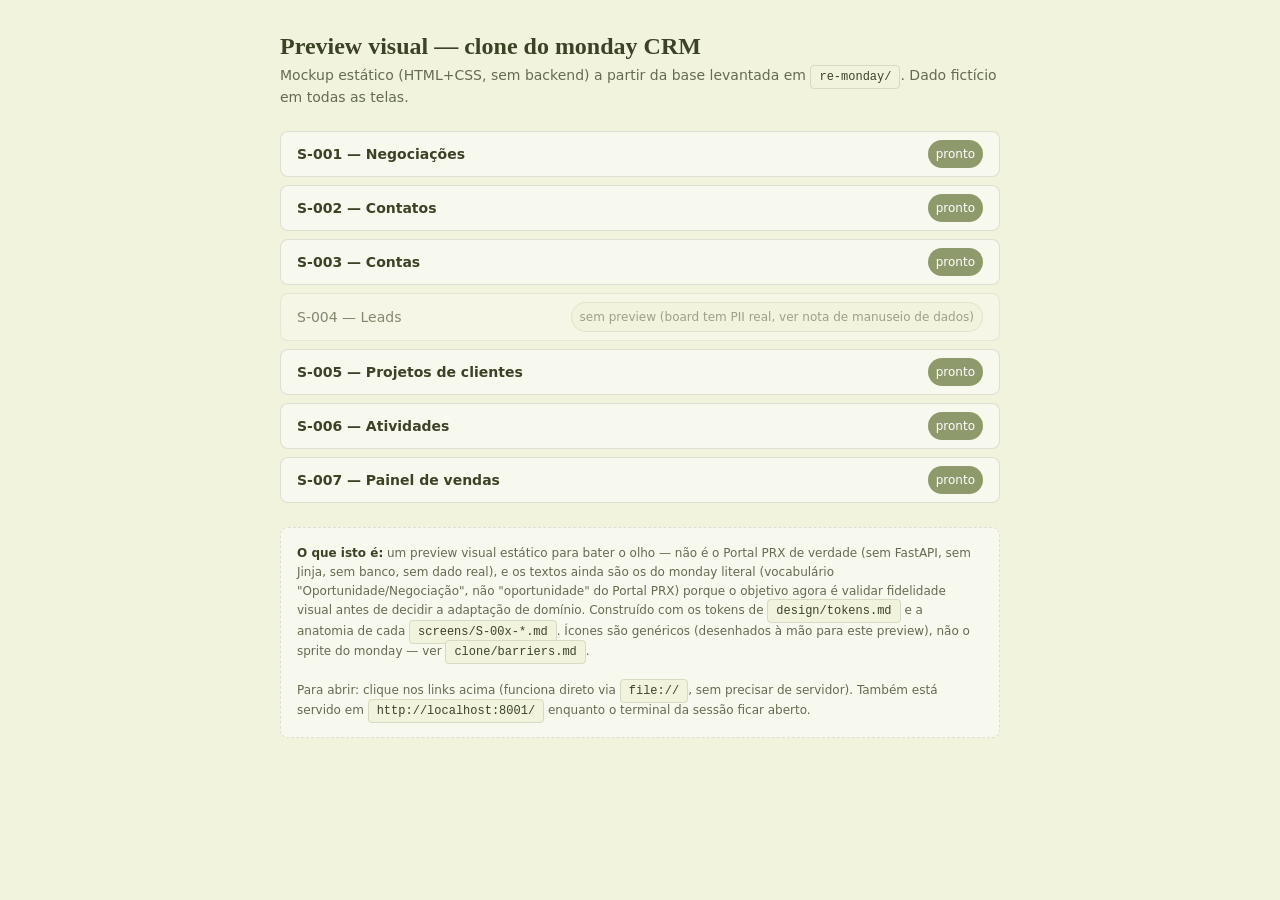
<file: index.html>
<!DOCTYPE html>
<html lang="pt-BR">
<head>
<meta charset="UTF-8">
<title>Portal PRX — Redesign Fase 1</title>
<meta name="viewport" content="width=device-width, initial-scale=1">
<link rel="stylesheet" href="design-tokens.css">
<link rel="stylesheet" href="components.css">
<link rel="stylesheet" href="responsive.css">
<link rel="stylesheet" href="shell-prx.css"><style>
  body {
    font-family: var(--body);
    background: var(--creme);
    color: var(--oliva);
    margin: 0;
    padding: var(--s5) var(--s4);
  }
  .wrap {
    max-width: 720px;
    margin: 0 auto;
  }
  h1 {
    font-family: var(--display);
    font-size: var(--s5-size);
    font-weight: 700;
    color: var(--oliva);
    margin: 0 0 var(--s1) 0;
  }
  .sub {
    color: var(--texto-2);
    font-size: var(--s1-size);
    margin-bottom: var(--s4);
    line-height: var(--s1-lh);
  }
  .list {
    display: flex;
    flex-direction: column;
    gap: var(--s2);
    margin-bottom: var(--s4);
  }
  .row {
    display: flex;
    align-items: center;
    gap: var(--s3);
    background: var(--creme-tint);
    border: 1px solid var(--fio);
    border-radius: var(--radius-md);
    padding: var(--s2) var(--s3);
    transition: all var(--duration-fast) var(--easing);
  }
  .row:hover {
    background: var(--creme);
    border-color: var(--oliva);
  }
  .row.pending {
    opacity: 0.6;
  }
  .row a {
    font-weight: 600;
    color: var(--oliva);
    text-decoration: none;
  }
  .row a:hover {
    text-decoration: underline;
  }
  .row .status {
    margin-left: auto;
    font-size: var(--s0-size);
    padding: var(--s1) var(--s2);
    border-radius: var(--radius-pill);
  }
  .status.done {
    background: var(--salvia);
    color: #fff;
  }
  .status.todo {
    background: var(--creme);
    color: var(--texto-2);
    border: 1px solid var(--fio);
  }
  .note {
    margin-top: var(--s4);
    font-size: var(--s0-size);
    color: var(--texto-2);
    background: var(--creme-tint);
    border: 1px dashed var(--fio);
    border-radius: var(--radius-md);
    padding: var(--s3);
    line-height: 1.6;
  }
  .note strong {
    color: var(--oliva);
  }
  code {
    font-family: var(--mono);
    background: var(--creme);
    padding: var(--s1) var(--s2);
    border-radius: var(--radius-sm);
    font-size: var(--s0-size);
    color: var(--oliva);
    border: 1px solid var(--fio);
  }
</style>
</head>
<body>
<div class="wrap">
  <h1>Preview visual — clone do monday CRM</h1>
  <p class="sub">Mockup estático (HTML+CSS, sem backend) a partir da base levantada em <code>re-monday/</code>. Dado fictício em todas as telas.</p>

  <div class="list">
    <div class="row"><a href="s-001-negociacoes.html">S-001 — Negociações</a><span class="status done">pronto</span></div>
    <div class="row"><a href="s-002-contatos.html">S-002 — Contatos</a><span class="status done">pronto</span></div>
    <div class="row"><a href="s-003-contas.html">S-003 — Contas</a><span class="status done">pronto</span></div>
    <div class="row pending"><span>S-004 — Leads</span><span class="status todo">sem preview (board tem PII real, ver nota de manuseio de dados)</span></div>
    <div class="row"><a href="s-005-projetos-de-clientes.html">S-005 — Projetos de clientes</a><span class="status done">pronto</span></div>
    <div class="row"><a href="s-006-atividades.html">S-006 — Atividades</a><span class="status done">pronto</span></div>
    <div class="row"><a href="s-007-painel-de-vendas.html">S-007 — Painel de vendas</a><span class="status done">pronto</span></div>
  </div>

  <div class="note">
    <strong>O que isto é:</strong> um preview visual estático para bater o olho — não é o Portal PRX de verdade
    (sem FastAPI, sem Jinja, sem banco, sem dado real), e os textos ainda são os do monday literal
    (vocabulário "Oportunidade/Negociação", não "oportunidade" do Portal PRX) porque o objetivo agora é
    validar fidelidade visual antes de decidir a adaptação de domínio. Construído com os tokens de
    <code>design/tokens.md</code> e a anatomia de cada <code>screens/S-00x-*.md</code>. Ícones são genéricos
    (desenhados à mão para este preview), não o sprite do monday — ver <code>clone/barriers.md</code>.
    <br><br>
    Para abrir: clique nos links acima (funciona direto via <code>file://</code>, sem precisar de servidor).
    Também está servido em <code>http://localhost:8001/</code> enquanto o terminal da sessão ficar aberto.
  </div>
</div>
</body>
</html>
</file>
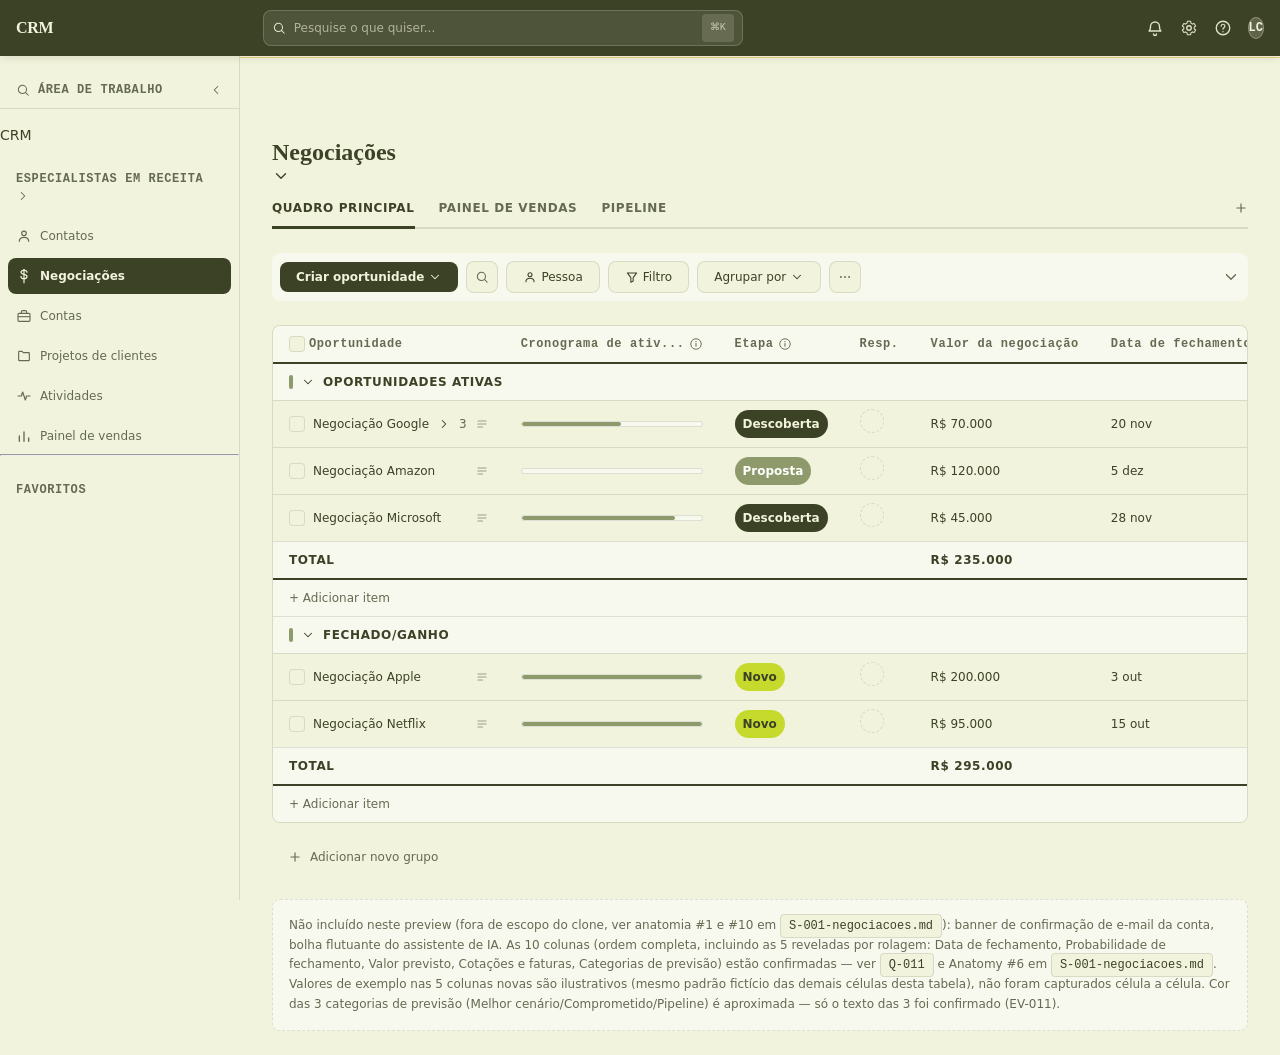
<file: s-001-negociacoes.html>
<!DOCTYPE html>
<html lang="pt-BR">
<head>
<meta charset="UTF-8">
<title>Preview — S-001 Negociações (clone visual do monday)</title>
<meta name="viewport" content="width=device-width, initial-scale=1">
<link rel="preconnect" href="https://fonts.googleapis.com">
<link href="https://fonts.googleapis.com/css2?family=Figtree:wght@300;400;500;600;700&display=swap" rel="stylesheet">
<link rel="stylesheet" href="design-tokens.css">
<link rel="stylesheet" href="components.css">
<link rel="stylesheet" href="responsive.css">
<link rel="stylesheet" href="shell-prx.css">
<link rel="stylesheet" href="negociacoes.css">
</head>
<body>

<div class="preview-banner">
  Preview estático de parity visual · dado 100% fictício (mesmo lote "Google/Apple/Amazon" do template do monday) ·
  baseado em <code>screens/S-001-negociacoes.md</code> + <code>design/tokens.md</code> ·
  <a href="index.html">← todos os previews</a>
</div>

<!-- Sprite de ícones inline (não via <use href="#...">: Chrome bloqueia
     fetch de SVG externo em páginas abertas por file://, então o sprite fica
     embutido em cada página para abrir sem precisar de servidor). -->
<svg xmlns="http://www.w3.org/2000/svg" style="display:none">
  <defs>
    <symbol id="icon-search" viewBox="0 0 24 24"><circle cx="11" cy="11" r="7" fill="none" stroke="currentColor" stroke-width="1.8"/><line x1="21" y1="21" x2="16.1" y2="16.1" stroke="currentColor" stroke-width="1.8" stroke-linecap="round"/></symbol>
    <symbol id="icon-chevron-down" viewBox="0 0 24 24"><polyline points="6 9 12 15 18 9" fill="none" stroke="currentColor" stroke-width="1.8" stroke-linecap="round" stroke-linejoin="round"/></symbol>
    <symbol id="icon-chevron-right" viewBox="0 0 24 24"><polyline points="9 6 15 12 9 18" fill="none" stroke="currentColor" stroke-width="1.8" stroke-linecap="round" stroke-linejoin="round"/></symbol>
    <symbol id="icon-bell" viewBox="0 0 24 24"><path d="M6 10a6 6 0 0 1 12 0c0 5 2 6 2 6H4s2-1 2-6" fill="none" stroke="currentColor" stroke-width="1.8" stroke-linecap="round" stroke-linejoin="round"/><path d="M10 20a2 2 0 0 0 4 0" fill="none" stroke="currentColor" stroke-width="1.8" stroke-linecap="round"/></symbol>
    <symbol id="icon-settings" viewBox="0 0 24 24"><circle cx="12" cy="12" r="3" fill="none" stroke="currentColor" stroke-width="1.8"/><path d="M19 12a7 7 0 0 0-.1-1.2l2-1.5-2-3.4-2.3.9a7 7 0 0 0-2-1.2L14.2 3h-4.4l-.4 2.6a7 7 0 0 0-2 1.2l-2.3-.9-2 3.4 2 1.5A7 7 0 0 0 5 12c0 .4 0 .8.1 1.2l-2 1.5 2 3.4 2.3-.9a7 7 0 0 0 2 1.2l.4 2.6h4.4l.4-2.6a7 7 0 0 0 2-1.2l2.3.9 2-3.4-2-1.5c.1-.4.1-.8.1-1.2Z" fill="none" stroke="currentColor" stroke-width="1.4" stroke-linejoin="round"/></symbol>
    <symbol id="icon-help" viewBox="0 0 24 24"><circle cx="12" cy="12" r="9" fill="none" stroke="currentColor" stroke-width="1.8"/><path d="M9.5 9.5a2.5 2.5 0 1 1 3.5 2.3c-.8.4-1 .8-1 1.7" fill="none" stroke="currentColor" stroke-width="1.6" stroke-linecap="round"/><circle cx="12" cy="17" r="0.9" fill="currentColor" stroke="none"/></symbol>
    <symbol id="icon-filter" viewBox="0 0 24 24"><polygon points="4 5 20 5 14 13 14 19 10 21 10 13 4 5" fill="none" stroke="currentColor" stroke-width="1.8" stroke-linejoin="round"/></symbol>
    <symbol id="icon-user" viewBox="0 0 24 24"><circle cx="12" cy="8" r="3.4" fill="none" stroke="currentColor" stroke-width="1.8"/><path d="M5 20c0-3.6 3.1-6 7-6s7 2.4 7 6" fill="none" stroke="currentColor" stroke-width="1.8" stroke-linecap="round"/></symbol>
    <symbol id="icon-dots" viewBox="0 0 24 24"><circle cx="5" cy="12" r="1.6" fill="currentColor"/><circle cx="12" cy="12" r="1.6" fill="currentColor"/><circle cx="19" cy="12" r="1.6" fill="currentColor"/></symbol>
    <symbol id="icon-building" viewBox="0 0 24 24"><rect x="5" y="3" width="10" height="18" rx="1" fill="none" stroke="currentColor" stroke-width="1.6"/><line x1="8" y1="7" x2="8" y2="7.01" stroke="currentColor" stroke-width="2.2" stroke-linecap="round"/><line x1="12" y1="7" x2="12" y2="7.01" stroke="currentColor" stroke-width="2.2" stroke-linecap="round"/><line x1="8" y1="11" x2="8" y2="11.01" stroke="currentColor" stroke-width="2.2" stroke-linecap="round"/><line x1="12" y1="11" x2="12" y2="11.01" stroke="currentColor" stroke-width="2.2" stroke-linecap="round"/><path d="M15 21v-6h4v6" fill="none" stroke="currentColor" stroke-width="1.6" stroke-linejoin="round"/></symbol>
    <symbol id="icon-link" viewBox="0 0 24 24"><path d="M9 15l6-6" stroke="currentColor" stroke-width="1.8" stroke-linecap="round"/><path d="M11 6l1-1a4 4 0 0 1 5.7 5.7l-1.4 1.4" fill="none" stroke="currentColor" stroke-width="1.8" stroke-linecap="round"/><path d="M13 18l-1 1a4 4 0 0 1-5.7-5.7l1.4-1.4" fill="none" stroke="currentColor" stroke-width="1.8" stroke-linecap="round"/></symbol>
    <symbol id="icon-flag" viewBox="0 0 24 24"><line x1="5" y1="3" x2="5" y2="21" stroke="currentColor" stroke-width="1.8" stroke-linecap="round"/><path d="M5 4h13l-3 4 3 4H5" fill="none" stroke="currentColor" stroke-width="1.8" stroke-linejoin="round"/></symbol>
    <symbol id="icon-collapse" viewBox="0 0 24 24"><polyline points="15 6 9 12 15 18" fill="none" stroke="currentColor" stroke-width="1.8" stroke-linecap="round" stroke-linejoin="round"/></symbol>
    <symbol id="icon-info" viewBox="0 0 24 24"><circle cx="12" cy="12" r="9" fill="none" stroke="currentColor" stroke-width="1.6"/><line x1="12" y1="11" x2="12" y2="16" stroke="currentColor" stroke-width="1.8" stroke-linecap="round"/><circle cx="12" cy="8" r="1" fill="currentColor" stroke="none"/></symbol>
    <symbol id="icon-list" viewBox="0 0 24 24"><line x1="5" y1="7" x2="19" y2="7" stroke="currentColor" stroke-width="1.8" stroke-linecap="round"/><line x1="5" y1="12" x2="19" y2="12" stroke="currentColor" stroke-width="1.8" stroke-linecap="round"/><line x1="5" y1="17" x2="13" y2="17" stroke="currentColor" stroke-width="1.8" stroke-linecap="round"/></symbol>
    <symbol id="icon-home" viewBox="0 0 24 24"><path d="M4 11.5 12 4l8 7.5" fill="none" stroke="currentColor" stroke-width="1.8" stroke-linecap="round" stroke-linejoin="round"/><path d="M6 10v9a1 1 0 0 0 1 1h3v-5h4v5h3a1 1 0 0 0 1-1v-9" fill="none" stroke="currentColor" stroke-width="1.8" stroke-linejoin="round"/></symbol>
    <symbol id="icon-dollar" viewBox="0 0 24 24"><line x1="12" y1="2" x2="12" y2="22" stroke="currentColor" stroke-width="1.8" stroke-linecap="round"/><path d="M16.5 6.5c0-1.7-2-3-4.5-3s-4.5 1.2-4.5 3c0 4.2 9 2 9 6.2 0 1.8-2 3.3-4.5 3.3s-4.5-1.5-4.5-3.3" fill="none" stroke="currentColor" stroke-width="1.8" stroke-linecap="round"/></symbol>
    <symbol id="icon-briefcase" viewBox="0 0 24 24"><rect x="3" y="8" width="18" height="12" rx="1.5" fill="none" stroke="currentColor" stroke-width="1.7"/><path d="M8 8V6a2 2 0 0 1 2-2h4a2 2 0 0 1 2 2v2" fill="none" stroke="currentColor" stroke-width="1.7"/><line x1="3" y1="13" x2="21" y2="13" stroke="currentColor" stroke-width="1.7"/></symbol>
    <symbol id="icon-folder" viewBox="0 0 24 24"><path d="M4 6a1 1 0 0 1 1-1h4l2 2h8a1 1 0 0 1 1 1v10a1 1 0 0 1-1 1H5a1 1 0 0 1-1-1Z" fill="none" stroke="currentColor" stroke-width="1.7" stroke-linejoin="round"/></symbol>
    <symbol id="icon-activity" viewBox="0 0 24 24"><polyline points="3 12 8 12 10 6 14 18 16 12 21 12" fill="none" stroke="currentColor" stroke-width="1.8" stroke-linecap="round" stroke-linejoin="round"/></symbol>
    <symbol id="icon-bar-chart" viewBox="0 0 24 24"><line x1="5" y1="20" x2="5" y2="12" stroke="currentColor" stroke-width="2" stroke-linecap="round"/><line x1="12" y1="20" x2="12" y2="6" stroke="currentColor" stroke-width="2" stroke-linecap="round"/><line x1="19" y1="20" x2="19" y2="15" stroke="currentColor" stroke-width="2" stroke-linecap="round"/></symbol>
    <symbol id="icon-plus" viewBox="0 0 24 24"><line x1="12" y1="5" x2="12" y2="19" stroke="currentColor" stroke-width="2" stroke-linecap="round"/><line x1="5" y1="12" x2="19" y2="12" stroke="currentColor" stroke-width="2" stroke-linecap="round"/></symbol>
  </defs>
</svg>

<div class="app">

  <!-- Top bar -->
  <header class="topbar">
    <span class="wordmark">CRM</span>
    <div class="search">
      <svg class="icon icon-sm"><use href="#icon-search"/></svg>
      <input type="text" placeholder="Pesquise o que quiser..." disabled>
      <kbd>⌘K</kbd>
    </div>
    <div class="actions">
      <svg class="icon"><use href="#icon-bell"/></svg>
      <svg class="icon"><use href="#icon-settings"/></svg>
      <svg class="icon"><use href="#icon-help"/></svg>
      <span class="avatar">LC</span>
    </div>
  </header>

  <!-- Sidebar -->
  <aside class="sidebar">
    <div class="ws-header">
      <svg class="icon icon-sm"><use href="#icon-search"/></svg>
      Área de trabalho
      <svg class="icon icon-sm" style="margin-left:auto"><use href="#icon-collapse"/></svg>
    </div>
    <div class="ws-switcher">
      <span>CRM</span>
    </div>
    <div class="section-label">Especialistas em receita <svg class="icon-sm"><use href="#icon-chevron-right"/></svg></div>
    <nav>
      <a class="nav-item" href="s-002-contatos.html"><svg class="icon"><use href="#icon-user"/></svg> Contatos</a>
      <a class="nav-item active" href="s-001-negociacoes.html"><svg class="icon"><use href="#icon-dollar"/></svg> Negociações</a>
      <a class="nav-item" href="s-003-contas.html"><svg class="icon"><use href="#icon-briefcase"/></svg> Contas</a>
      <a class="nav-item" href="s-005-projetos-de-clientes.html"><svg class="icon"><use href="#icon-folder"/></svg> Projetos de clientes</a>
      <a class="nav-item" href="s-006-atividades.html"><svg class="icon"><use href="#icon-activity"/></svg> Atividades</a>
      <a class="nav-item" href="s-007-painel-de-vendas.html"><svg class="icon"><use href="#icon-bar-chart"/></svg> Painel de vendas</a>
    </nav>
    <hr>
    <div class="section-label">Favoritos</div>
  </aside>

  <!-- Main -->
  <main class="main">
    <div class="board-header">
      <h1>Negociações</h1>
      <svg class="icon"><use href="#icon-chevron-down"/></svg>
    </div>

    <div class="view-tabs">
      <span class="tab active">Quadro principal</span>
      <span class="tab">Painel de vendas</span>
      <span class="tab">Pipeline</span>
      <span class="tab-add"><svg class="icon-sm"><use href="#icon-plus"/></svg></span>
    </div>

    <div class="toolbar">
      <button class="btn-primary">Criar oportunidade <svg class="icon-sm"><use href="#icon-chevron-down"/></svg></button>
      <button class="btn-icon"><svg class="icon-sm"><use href="#icon-search"/></svg></button>
      <button class="btn-ghost"><svg class="icon-sm"><use href="#icon-user"/></svg> Pessoa</button>
      <button class="btn-ghost"><svg class="icon-sm"><use href="#icon-filter"/></svg> Filtro</button>
      <button class="btn-ghost">Agrupar por <svg class="icon-sm"><use href="#icon-chevron-down"/></svg></button>
      <button class="btn-icon"><svg class="icon-sm"><use href="#icon-dots"/></svg></button>
      <div class="spacer"></div>
      <svg class="icon collapse"><use href="#icon-chevron-down"/></svg>
    </div>

    <div class="board-table-wrap">
    <table class="board-table wide">
      <colgroup>
        <col class="col-name"><col class="col-timeline"><col class="col-stage"><col class="col-owner"><col class="col-value"><col class="col-sm"><col class="col-sm"><col class="col-value"><col class="col-sm"><col class="col-stage">
      </colgroup>
      <thead>
        <tr>
          <th><div class="th-inner"><span class="cell-name"><span class="checkbox"></span></span> Oportunidade</div></th>
          <th><div class="th-inner">Cronograma de ativ... <svg class="icon-sm"><use href="#icon-info"/></svg></div></th>
          <th><div class="th-inner">Etapa <svg class="icon-sm"><use href="#icon-info"/></svg></div></th>
          <th><div class="th-inner">Resp.</div></th>
          <th><div class="th-inner">Valor da negociação</div></th>
          <th><div class="th-inner">Data de fechamento</div></th>
          <th><div class="th-inner">Probabilidade de fechamento</div></th>
          <th><div class="th-inner">Valor previsto</div></th>
          <th><div class="th-inner">Cotações e faturas</div></th>
          <th><div class="th-inner">Categorias de previsão</div></th>
        </tr>
      </thead>
      <tbody>
        <!-- Grupo: Oportunidades ativas -->
        <tr class="group-row"><td colspan="10"><div class="group-bar blue"><span class="bar"></span> <svg class="icon-sm"><use href="#icon-chevron-down"/></svg> Oportunidades ativas <span class="group-count">3</span></div></td></tr>

        <tr class="item-row">
          <td><div class="cell-name"><span class="checkbox"></span> Negociação Google <svg class="icon-sm"><use href="#icon-chevron-right"/></svg> <span class="subitem-count">3</span> <svg class="icon-sm row-list-icon"><use href="#icon-list"/></svg></div></td>
          <td><div class="timeline-bar"><div class="fill" style="width:55%"></div></div></td>
          <td><span class="pill descoberta">Descoberta</span></td>
          <td><span class="avatar-empty"></span></td>
          <td>R$ 70.000</td>
          <td>20 nov</td>
          <td>40%</td>
          <td>R$ 28.000</td>
          <td>—</td>
          <td><span class="pill pipeline">Pipeline</span></td>
        </tr>
        <tr class="item-row">
          <td><div class="cell-name"><span class="checkbox"></span> Negociação Amazon <svg class="icon-sm row-list-icon"><use href="#icon-list"/></svg></div></td>
          <td><div class="timeline-bar"></div></td>
          <td><span class="pill proposta">Proposta</span></td>
          <td><span class="avatar-empty"></span></td>
          <td>R$ 120.000</td>
          <td>5 dez</td>
          <td>60%</td>
          <td>R$ 72.000</td>
          <td>—</td>
          <td><span class="pill comprometido">Comprometido</span></td>
        </tr>
        <tr class="item-row">
          <td><div class="cell-name"><span class="checkbox"></span> Negociação Microsoft <svg class="icon-sm row-list-icon"><use href="#icon-list"/></svg></div></td>
          <td><div class="timeline-bar"><div class="fill" style="width:85%"></div></div></td>
          <td><span class="pill descoberta">Descoberta</span></td>
          <td><span class="avatar-empty"></span></td>
          <td>R$ 45.000</td>
          <td>28 nov</td>
          <td>40%</td>
          <td>R$ 18.000</td>
          <td>—</td>
          <td><span class="pill melhor-cenario">Melhor cenário</span></td>
        </tr>
        <tr class="total-row"><td>Total</td><td></td><td></td><td></td><td>R$ 235.000</td><td></td><td></td><td>R$ 118.000</td><td></td><td></td></tr>
        <tr><td colspan="10" class="group-footer-add">+ Adicionar item</td></tr>

        <!-- Grupo: Fechado/Ganho -->
        <tr class="group-row"><td colspan="10"><div class="group-bar green"><span class="bar"></span> <svg class="icon-sm"><use href="#icon-chevron-down"/></svg> Fechado/Ganho <span class="group-count">2</span></div></td></tr>

        <tr class="item-row">
          <td><div class="cell-name"><span class="checkbox"></span> Negociação Apple <svg class="icon-sm row-list-icon"><use href="#icon-list"/></svg></div></td>
          <td><div class="timeline-bar"><div class="fill" style="width:100%"></div></div></td>
          <td><span class="pill novo on-green">Novo</span></td>
          <td><span class="avatar-empty"></span></td>
          <td>R$ 200.000</td>
          <td>3 out</td>
          <td>100%</td>
          <td>R$ 200.000</td>
          <td>—</td>
          <td><span class="pill comprometido">Comprometido</span></td>
        </tr>
        <tr class="item-row">
          <td><div class="cell-name"><span class="checkbox"></span> Negociação Netflix <svg class="icon-sm row-list-icon"><use href="#icon-list"/></svg></div></td>
          <td><div class="timeline-bar"><div class="fill" style="width:100%"></div></div></td>
          <td><span class="pill novo on-green">Novo</span></td>
          <td><span class="avatar-empty"></span></td>
          <td>R$ 95.000</td>
          <td>15 out</td>
          <td>100%</td>
          <td>R$ 95.000</td>
          <td>—</td>
          <td><span class="pill comprometido">Comprometido</span></td>
        </tr>
        <tr class="total-row"><td>Total</td><td></td><td></td><td></td><td>R$ 295.000</td><td></td><td></td><td>R$ 295.000</td><td></td><td></td></tr>
        <tr><td colspan="10" class="group-footer-add">+ Adicionar item</td></tr>
      </tbody>
    </table>
    </div>

    <div class="board-footer"><svg class="icon-sm"><use href="#icon-plus"/></svg> Adicionar novo grupo</div>

    <div class="empty-note">
      Não incluído neste preview (fora de escopo do clone, ver anatomia #1 e #10 em <code>S-001-negociacoes.md</code>):
      banner de confirmação de e-mail da conta, bolha flutuante do assistente de IA.
      As 10 colunas (ordem completa, incluindo as 5 reveladas por rolagem: Data de fechamento,
      Probabilidade de fechamento, Valor previsto, Cotações e faturas, Categorias de previsão) estão
      confirmadas — ver <code>Q-011</code> e Anatomy #6 em <code>S-001-negociacoes.md</code>. Valores
      de exemplo nas 5 colunas novas são ilustrativos (mesmo padrão fictício das demais células desta
      tabela), não foram capturados célula a célula. Cor das 3 categorias de previsão (Melhor
      cenário/Comprometido/Pipeline) é aproximada — só o texto das 3 foi confirmado (EV-011).
    </div>
  </main>
</div>
</body>
</html>
</file>
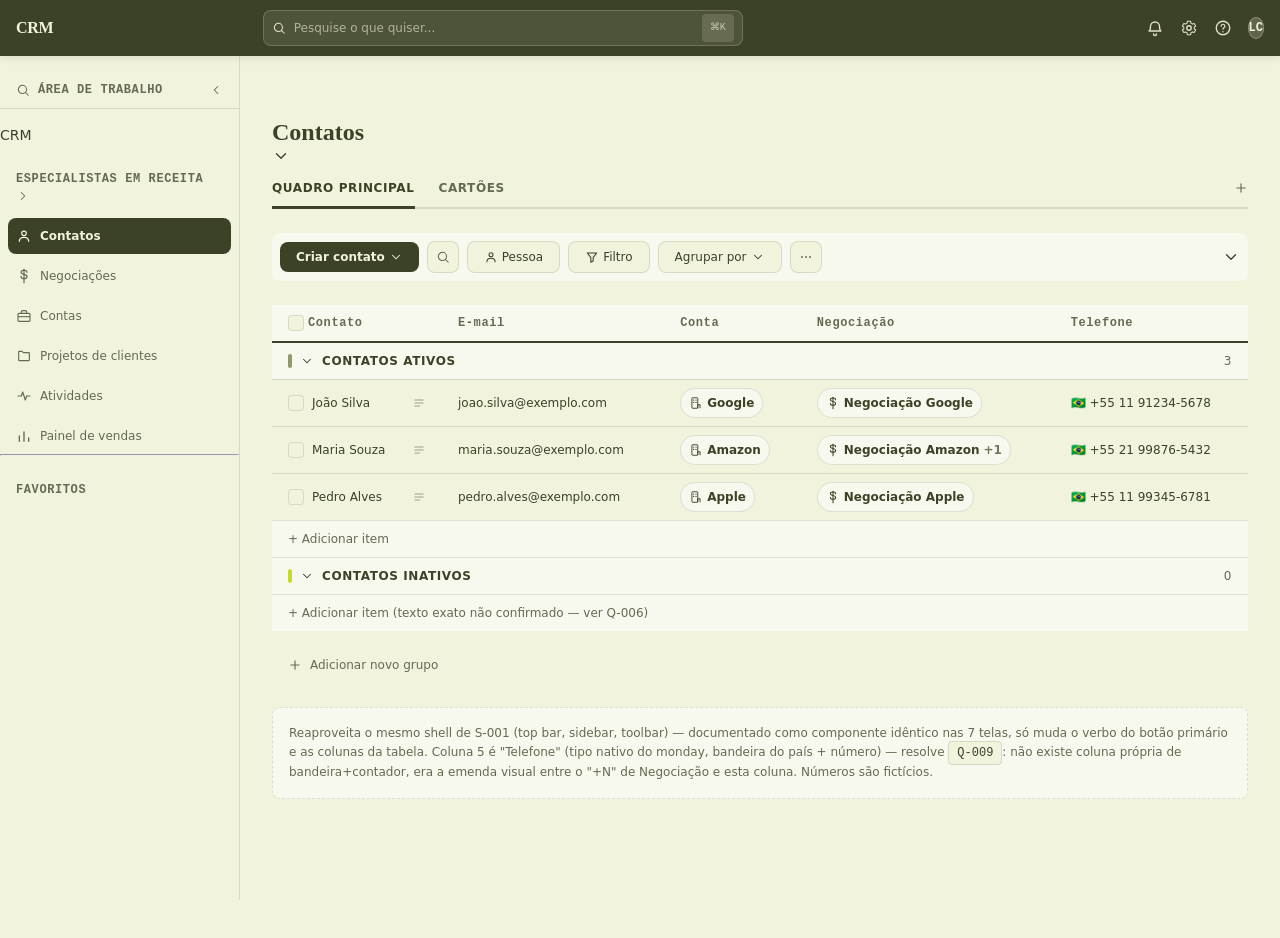
<file: s-002-contatos.html>
<!DOCTYPE html>
<html lang="pt-BR">
<head>
<meta charset="UTF-8">
<title>Preview — S-002 Contatos (clone visual do monday)</title>
<meta name="viewport" content="width=device-width, initial-scale=1">
<link rel="preconnect" href="https://fonts.googleapis.com">
<link href="https://fonts.googleapis.com/css2?family=Figtree:wght@300;400;500;600;700&display=swap" rel="stylesheet">
<link rel="stylesheet" href="design-tokens.css">
<link rel="stylesheet" href="components.css">
<link rel="stylesheet" href="responsive.css">
<link rel="stylesheet" href="shell-prx.css">
<link rel="stylesheet" href="contatos.css">
</head>
<body>

<div class="preview-banner">
  Preview estático de parity visual · dado 100% fictício · baseado em <code>screens/S-002-contatos.md</code> + <code>design/tokens.md</code> ·
  <a href="index.html">← todos os previews</a>
</div>

<!-- Sprite de ícones inline (ver nota em s-001-negociacoes.html sobre file://) -->
<svg xmlns="http://www.w3.org/2000/svg" style="display:none">
  <defs>
    <symbol id="icon-search" viewBox="0 0 24 24"><circle cx="11" cy="11" r="7" fill="none" stroke="currentColor" stroke-width="1.8"/><line x1="21" y1="21" x2="16.1" y2="16.1" stroke="currentColor" stroke-width="1.8" stroke-linecap="round"/></symbol>
    <symbol id="icon-chevron-down" viewBox="0 0 24 24"><polyline points="6 9 12 15 18 9" fill="none" stroke="currentColor" stroke-width="1.8" stroke-linecap="round" stroke-linejoin="round"/></symbol>
    <symbol id="icon-chevron-right" viewBox="0 0 24 24"><polyline points="9 6 15 12 9 18" fill="none" stroke="currentColor" stroke-width="1.8" stroke-linecap="round" stroke-linejoin="round"/></symbol>
    <symbol id="icon-bell" viewBox="0 0 24 24"><path d="M6 10a6 6 0 0 1 12 0c0 5 2 6 2 6H4s2-1 2-6" fill="none" stroke="currentColor" stroke-width="1.8" stroke-linecap="round" stroke-linejoin="round"/><path d="M10 20a2 2 0 0 0 4 0" fill="none" stroke="currentColor" stroke-width="1.8" stroke-linecap="round"/></symbol>
    <symbol id="icon-settings" viewBox="0 0 24 24"><circle cx="12" cy="12" r="3" fill="none" stroke="currentColor" stroke-width="1.8"/><path d="M19 12a7 7 0 0 0-.1-1.2l2-1.5-2-3.4-2.3.9a7 7 0 0 0-2-1.2L14.2 3h-4.4l-.4 2.6a7 7 0 0 0-2 1.2l-2.3-.9-2 3.4 2 1.5A7 7 0 0 0 5 12c0 .4 0 .8.1 1.2l-2 1.5 2 3.4 2.3-.9a7 7 0 0 0 2 1.2l.4 2.6h4.4l.4-2.6a7 7 0 0 0 2-1.2l2.3.9 2-3.4-2-1.5c.1-.4.1-.8.1-1.2Z" fill="none" stroke="currentColor" stroke-width="1.4" stroke-linejoin="round"/></symbol>
    <symbol id="icon-help" viewBox="0 0 24 24"><circle cx="12" cy="12" r="9" fill="none" stroke="currentColor" stroke-width="1.8"/><path d="M9.5 9.5a2.5 2.5 0 1 1 3.5 2.3c-.8.4-1 .8-1 1.7" fill="none" stroke="currentColor" stroke-width="1.6" stroke-linecap="round"/><circle cx="12" cy="17" r="0.9" fill="currentColor" stroke="none"/></symbol>
    <symbol id="icon-filter" viewBox="0 0 24 24"><polygon points="4 5 20 5 14 13 14 19 10 21 10 13 4 5" fill="none" stroke="currentColor" stroke-width="1.8" stroke-linejoin="round"/></symbol>
    <symbol id="icon-user" viewBox="0 0 24 24"><circle cx="12" cy="8" r="3.4" fill="none" stroke="currentColor" stroke-width="1.8"/><path d="M5 20c0-3.6 3.1-6 7-6s7 2.4 7 6" fill="none" stroke="currentColor" stroke-width="1.8" stroke-linecap="round"/></symbol>
    <symbol id="icon-dots" viewBox="0 0 24 24"><circle cx="5" cy="12" r="1.6" fill="currentColor"/><circle cx="12" cy="12" r="1.6" fill="currentColor"/><circle cx="19" cy="12" r="1.6" fill="currentColor"/></symbol>
    <symbol id="icon-building" viewBox="0 0 24 24"><rect x="5" y="3" width="10" height="18" rx="1" fill="none" stroke="currentColor" stroke-width="1.6"/><line x1="8" y1="7" x2="8" y2="7.01" stroke="currentColor" stroke-width="2.2" stroke-linecap="round"/><line x1="12" y1="7" x2="12" y2="7.01" stroke="currentColor" stroke-width="2.2" stroke-linecap="round"/><line x1="8" y1="11" x2="8" y2="11.01" stroke="currentColor" stroke-width="2.2" stroke-linecap="round"/><line x1="12" y1="11" x2="12" y2="11.01" stroke="currentColor" stroke-width="2.2" stroke-linecap="round"/><path d="M15 21v-6h4v6" fill="none" stroke="currentColor" stroke-width="1.6" stroke-linejoin="round"/></symbol>
    <symbol id="icon-link" viewBox="0 0 24 24"><path d="M9 15l6-6" stroke="currentColor" stroke-width="1.8" stroke-linecap="round"/><path d="M11 6l1-1a4 4 0 0 1 5.7 5.7l-1.4 1.4" fill="none" stroke="currentColor" stroke-width="1.8" stroke-linecap="round"/><path d="M13 18l-1 1a4 4 0 0 1-5.7-5.7l1.4-1.4" fill="none" stroke="currentColor" stroke-width="1.8" stroke-linecap="round"/></symbol>
    <symbol id="icon-flag" viewBox="0 0 24 24"><line x1="5" y1="3" x2="5" y2="21" stroke="currentColor" stroke-width="1.8" stroke-linecap="round"/><path d="M5 4h13l-3 4 3 4H5" fill="none" stroke="currentColor" stroke-width="1.8" stroke-linejoin="round"/></symbol>
    <symbol id="icon-collapse" viewBox="0 0 24 24"><polyline points="15 6 9 12 15 18" fill="none" stroke="currentColor" stroke-width="1.8" stroke-linecap="round" stroke-linejoin="round"/></symbol>
    <symbol id="icon-info" viewBox="0 0 24 24"><circle cx="12" cy="12" r="9" fill="none" stroke="currentColor" stroke-width="1.6"/><line x1="12" y1="11" x2="12" y2="16" stroke="currentColor" stroke-width="1.8" stroke-linecap="round"/><circle cx="12" cy="8" r="1" fill="currentColor" stroke="none"/></symbol>
    <symbol id="icon-list" viewBox="0 0 24 24"><line x1="5" y1="7" x2="19" y2="7" stroke="currentColor" stroke-width="1.8" stroke-linecap="round"/><line x1="5" y1="12" x2="19" y2="12" stroke="currentColor" stroke-width="1.8" stroke-linecap="round"/><line x1="5" y1="17" x2="13" y2="17" stroke="currentColor" stroke-width="1.8" stroke-linecap="round"/></symbol>
    <symbol id="icon-home" viewBox="0 0 24 24"><path d="M4 11.5 12 4l8 7.5" fill="none" stroke="currentColor" stroke-width="1.8" stroke-linecap="round" stroke-linejoin="round"/><path d="M6 10v9a1 1 0 0 0 1 1h3v-5h4v5h3a1 1 0 0 0 1-1v-9" fill="none" stroke="currentColor" stroke-width="1.8" stroke-linejoin="round"/></symbol>
    <symbol id="icon-dollar" viewBox="0 0 24 24"><line x1="12" y1="2" x2="12" y2="22" stroke="currentColor" stroke-width="1.8" stroke-linecap="round"/><path d="M16.5 6.5c0-1.7-2-3-4.5-3s-4.5 1.2-4.5 3c0 4.2 9 2 9 6.2 0 1.8-2 3.3-4.5 3.3s-4.5-1.5-4.5-3.3" fill="none" stroke="currentColor" stroke-width="1.8" stroke-linecap="round"/></symbol>
    <symbol id="icon-briefcase" viewBox="0 0 24 24"><rect x="3" y="8" width="18" height="12" rx="1.5" fill="none" stroke="currentColor" stroke-width="1.7"/><path d="M8 8V6a2 2 0 0 1 2-2h4a2 2 0 0 1 2 2v2" fill="none" stroke="currentColor" stroke-width="1.7"/><line x1="3" y1="13" x2="21" y2="13" stroke="currentColor" stroke-width="1.7"/></symbol>
    <symbol id="icon-folder" viewBox="0 0 24 24"><path d="M4 6a1 1 0 0 1 1-1h4l2 2h8a1 1 0 0 1 1 1v10a1 1 0 0 1-1 1H5a1 1 0 0 1-1-1Z" fill="none" stroke="currentColor" stroke-width="1.7" stroke-linejoin="round"/></symbol>
    <symbol id="icon-activity" viewBox="0 0 24 24"><polyline points="3 12 8 12 10 6 14 18 16 12 21 12" fill="none" stroke="currentColor" stroke-width="1.8" stroke-linecap="round" stroke-linejoin="round"/></symbol>
    <symbol id="icon-bar-chart" viewBox="0 0 24 24"><line x1="5" y1="20" x2="5" y2="12" stroke="currentColor" stroke-width="2" stroke-linecap="round"/><line x1="12" y1="20" x2="12" y2="6" stroke="currentColor" stroke-width="2" stroke-linecap="round"/><line x1="19" y1="20" x2="19" y2="15" stroke="currentColor" stroke-width="2" stroke-linecap="round"/></symbol>
    <symbol id="icon-plus" viewBox="0 0 24 24"><line x1="12" y1="5" x2="12" y2="19" stroke="currentColor" stroke-width="2" stroke-linecap="round"/><line x1="5" y1="12" x2="19" y2="12" stroke="currentColor" stroke-width="2" stroke-linecap="round"/></symbol>
  </defs>
</svg>

<div class="app">

  <header class="topbar">
    <span class="wordmark">CRM</span>
    <div class="search">
      <svg class="icon icon-sm"><use href="#icon-search"/></svg>
      <input type="text" placeholder="Pesquise o que quiser..." disabled>
      <kbd>⌘K</kbd>
    </div>
    <div class="actions">
      <svg class="icon"><use href="#icon-bell"/></svg>
      <svg class="icon"><use href="#icon-settings"/></svg>
      <svg class="icon"><use href="#icon-help"/></svg>
      <span class="avatar">LC</span>
    </div>
  </header>

  <aside class="sidebar">
    <div class="ws-header">
      <svg class="icon icon-sm"><use href="#icon-search"/></svg>
      Área de trabalho
      <svg class="icon icon-sm" style="margin-left:auto"><use href="#icon-collapse"/></svg>
    </div>
    <div class="ws-switcher">
      <span>CRM</span>
    </div>
    <div class="section-label">Especialistas em receita <svg class="icon-sm"><use href="#icon-chevron-right"/></svg></div>
    <nav>
      <a class="nav-item active" href="s-002-contatos.html"><svg class="icon"><use href="#icon-user"/></svg> Contatos</a>
      <a class="nav-item" href="s-001-negociacoes.html"><svg class="icon"><use href="#icon-dollar"/></svg> Negociações</a>
      <a class="nav-item" href="s-003-contas.html"><svg class="icon"><use href="#icon-briefcase"/></svg> Contas</a>
      <a class="nav-item" href="s-005-projetos-de-clientes.html"><svg class="icon"><use href="#icon-folder"/></svg> Projetos de clientes</a>
      <a class="nav-item" href="s-006-atividades.html"><svg class="icon"><use href="#icon-activity"/></svg> Atividades</a>
      <a class="nav-item" href="s-007-painel-de-vendas.html"><svg class="icon"><use href="#icon-bar-chart"/></svg> Painel de vendas</a>
    </nav>
    <hr>
    <div class="section-label">Favoritos</div>
  </aside>

  <main class="main">
    <div class="board-header">
      <h1>Contatos</h1>
      <svg class="icon"><use href="#icon-chevron-down"/></svg>
    </div>

    <div class="view-tabs">
      <span class="tab active">Quadro principal</span>
      <span class="tab">Cartões</span>
      <span class="tab-add"><svg class="icon-sm"><use href="#icon-plus"/></svg></span>
    </div>

    <div class="toolbar">
      <button class="btn-primary">Criar contato <svg class="icon-sm"><use href="#icon-chevron-down"/></svg></button>
      <button class="btn-icon"><svg class="icon-sm"><use href="#icon-search"/></svg></button>
      <button class="btn-ghost"><svg class="icon-sm"><use href="#icon-user"/></svg> Pessoa</button>
      <button class="btn-ghost"><svg class="icon-sm"><use href="#icon-filter"/></svg> Filtro</button>
      <button class="btn-ghost">Agrupar por <svg class="icon-sm"><use href="#icon-chevron-down"/></svg></button>
      <button class="btn-icon"><svg class="icon-sm"><use href="#icon-dots"/></svg></button>
      <div class="spacer"></div>
      <svg class="icon collapse"><use href="#icon-chevron-down"/></svg>
    </div>

    <table class="board-table">
      <colgroup>
        <col class="col-name"><col class="col-stage"><col class="col-stage"><col class="col-stage"><col class="col-extra">
      </colgroup>
      <thead>
        <tr>
          <th><div class="th-inner"><span class="cell-name"><span class="checkbox"></span></span> Contato</div></th>
          <th><div class="th-inner">E-mail</div></th>
          <th><div class="th-inner">Conta</div></th>
          <th><div class="th-inner">Negociação</div></th>
          <th><div class="th-inner">Telefone</div></th>
        </tr>
      </thead>
      <tbody>
        <!-- Grupo: Contatos ativos -->
        <tr class="group-row"><td colspan="5"><div class="group-bar blue"><span class="bar"></span> <svg class="icon-sm"><use href="#icon-chevron-down"/></svg> Contatos ativos <span class="group-count">3</span></div></td></tr>

        <tr class="item-row">
          <td><div class="cell-name"><span class="checkbox"></span> João Silva <svg class="icon-sm row-list-icon"><use href="#icon-list"/></svg></div></td>
          <td>joao.silva@exemplo.com</td>
          <td><span class="chip"><svg class="icon-sm"><use href="#icon-building"/></svg> Google</span></td>
          <td><span class="chip"><svg class="icon-sm"><use href="#icon-dollar"/></svg> Negociação Google</span></td>
          <td>🇧🇷 +55 11 91234-5678</td>
        </tr>
        <tr class="item-row">
          <td><div class="cell-name"><span class="checkbox"></span> Maria Souza <svg class="icon-sm row-list-icon"><use href="#icon-list"/></svg></div></td>
          <td>maria.souza@exemplo.com</td>
          <td><span class="chip"><svg class="icon-sm"><use href="#icon-building"/></svg> Amazon</span></td>
          <td><span class="chip"><svg class="icon-sm"><use href="#icon-dollar"/></svg> Negociação Amazon <span class="more">+1</span></span></td>
          <td>🇧🇷 +55 21 99876-5432</td>
        </tr>
        <tr class="item-row">
          <td><div class="cell-name"><span class="checkbox"></span> Pedro Alves <svg class="icon-sm row-list-icon"><use href="#icon-list"/></svg></div></td>
          <td>pedro.alves@exemplo.com</td>
          <td><span class="chip"><svg class="icon-sm"><use href="#icon-building"/></svg> Apple</span></td>
          <td><span class="chip"><svg class="icon-sm"><use href="#icon-dollar"/></svg> Negociação Apple</span></td>
          <td>🇧🇷 +55 11 99345-6781</td>
        </tr>
        <tr><td colspan="5" class="group-footer-add">+ Adicionar item</td></tr>

        <!-- Grupo: Contatos inativos -->
        <tr class="group-row"><td colspan="5"><div class="group-bar red"><span class="bar"></span> <svg class="icon-sm"><use href="#icon-chevron-down"/></svg> Contatos inativos <span class="group-count">0</span></div></td></tr>
        <tr class="placeholder-row"><td colspan="5">+ Adicionar item (texto exato não confirmado — ver Q-006)</td></tr>
      </tbody>
    </table>

    <div class="board-footer"><svg class="icon-sm"><use href="#icon-plus"/></svg> Adicionar novo grupo</div>

    <div class="empty-note">
      Reaproveita o mesmo shell de S-001 (top bar, sidebar, toolbar) — documentado como componente idêntico nas 7 telas, só muda o verbo do botão primário e as colunas da tabela. Coluna 5 é "Telefone" (tipo nativo do monday, bandeira do país + número) — resolve <code>Q-009</code>: não existe coluna própria de bandeira+contador, era a emenda visual entre o "+N" de Negociação e esta coluna. Números são fictícios.
    </div>
  </main>
</div>
</body>
</html>
</file>
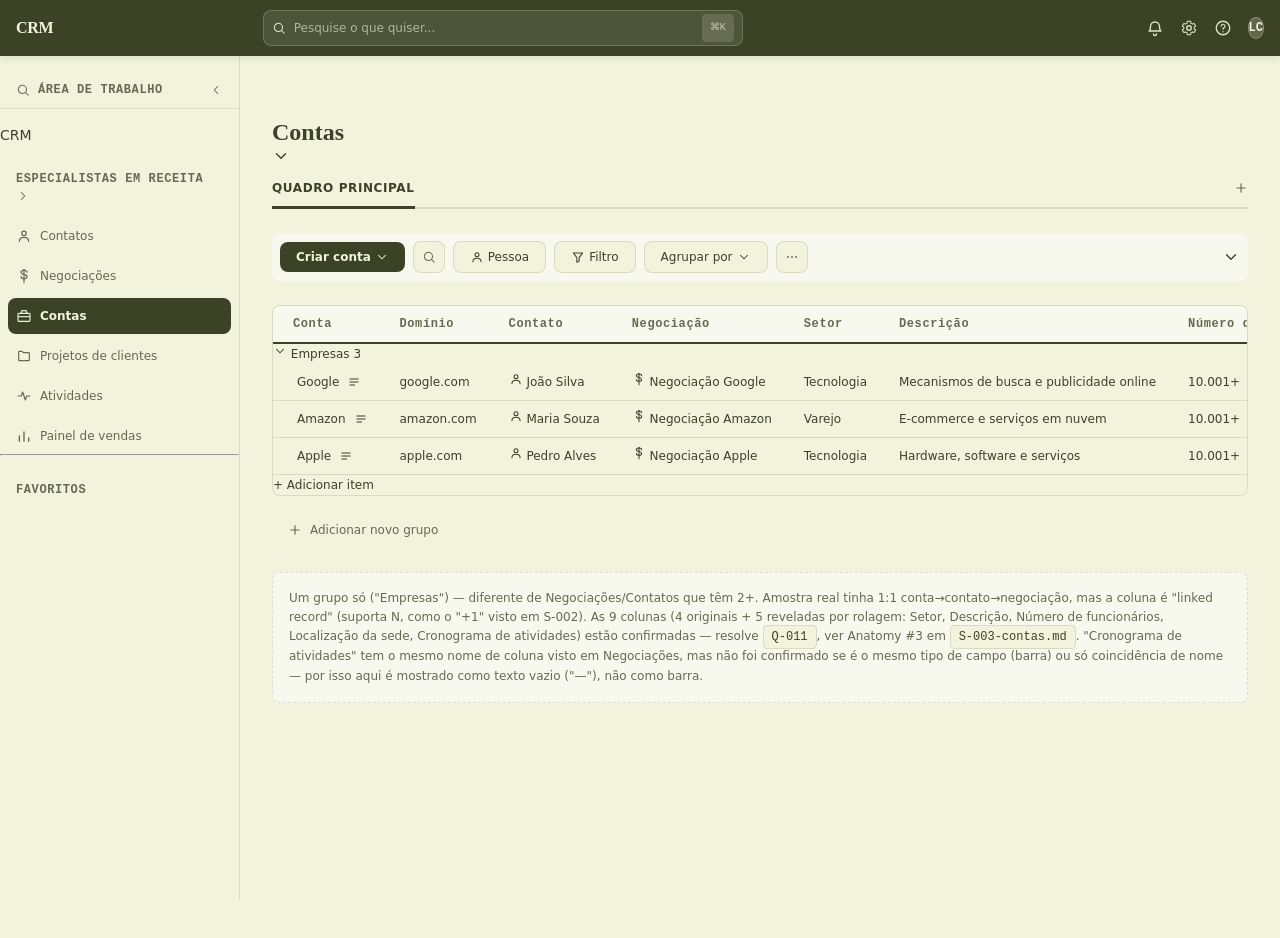
<file: s-003-contas.html>
<!DOCTYPE html>
<html lang="pt-BR">
<head>
<meta charset="UTF-8">
<title>Preview — S-003 Contas (clone visual do monday)</title>
<meta name="viewport" content="width=device-width, initial-scale=1">
<link rel="preconnect" href="https://fonts.googleapis.com">
<link href="https://fonts.googleapis.com/css2?family=Figtree:wght@300;400;500;600;700&display=swap" rel="stylesheet">
<link rel="stylesheet" href="design-tokens.css">
<link rel="stylesheet" href="components.css">
<link rel="stylesheet" href="responsive.css">
<link rel="stylesheet" href="shell-prx.css">
<link rel="stylesheet" href="contas.css">
</head>
<body>

<div class="preview-banner">
  Preview estático de parity visual · dado 100% fictício · baseado em <code>screens/S-003-contas.md</code> + <code>design/tokens.md</code> ·
  <a href="index.html">← todos os previews</a>
</div>

<svg xmlns="http://www.w3.org/2000/svg" style="display:none">
  <defs>
    <symbol id="icon-search" viewBox="0 0 24 24"><circle cx="11" cy="11" r="7" fill="none" stroke="currentColor" stroke-width="1.8"/><line x1="21" y1="21" x2="16.1" y2="16.1" stroke="currentColor" stroke-width="1.8" stroke-linecap="round"/></symbol>
    <symbol id="icon-chevron-down" viewBox="0 0 24 24"><polyline points="6 9 12 15 18 9" fill="none" stroke="currentColor" stroke-width="1.8" stroke-linecap="round" stroke-linejoin="round"/></symbol>
    <symbol id="icon-chevron-right" viewBox="0 0 24 24"><polyline points="9 6 15 12 9 18" fill="none" stroke="currentColor" stroke-width="1.8" stroke-linecap="round" stroke-linejoin="round"/></symbol>
    <symbol id="icon-bell" viewBox="0 0 24 24"><path d="M6 10a6 6 0 0 1 12 0c0 5 2 6 2 6H4s2-1 2-6" fill="none" stroke="currentColor" stroke-width="1.8" stroke-linecap="round" stroke-linejoin="round"/><path d="M10 20a2 2 0 0 0 4 0" fill="none" stroke="currentColor" stroke-width="1.8" stroke-linecap="round"/></symbol>
    <symbol id="icon-settings" viewBox="0 0 24 24"><circle cx="12" cy="12" r="3" fill="none" stroke="currentColor" stroke-width="1.8"/><path d="M19 12a7 7 0 0 0-.1-1.2l2-1.5-2-3.4-2.3.9a7 7 0 0 0-2-1.2L14.2 3h-4.4l-.4 2.6a7 7 0 0 0-2 1.2l-2.3-.9-2 3.4 2 1.5A7 7 0 0 0 5 12c0 .4 0 .8.1 1.2l-2 1.5 2 3.4 2.3-.9a7 7 0 0 0 2 1.2l.4 2.6h4.4l.4-2.6a7 7 0 0 0 2-1.2l2.3.9 2-3.4-2-1.5c.1-.4.1-.8.1-1.2Z" fill="none" stroke="currentColor" stroke-width="1.4" stroke-linejoin="round"/></symbol>
    <symbol id="icon-help" viewBox="0 0 24 24"><circle cx="12" cy="12" r="9" fill="none" stroke="currentColor" stroke-width="1.8"/><path d="M9.5 9.5a2.5 2.5 0 1 1 3.5 2.3c-.8.4-1 .8-1 1.7" fill="none" stroke="currentColor" stroke-width="1.6" stroke-linecap="round"/><circle cx="12" cy="17" r="0.9" fill="currentColor" stroke="none"/></symbol>
    <symbol id="icon-filter" viewBox="0 0 24 24"><polygon points="4 5 20 5 14 13 14 19 10 21 10 13 4 5" fill="none" stroke="currentColor" stroke-width="1.8" stroke-linejoin="round"/></symbol>
    <symbol id="icon-user" viewBox="0 0 24 24"><circle cx="12" cy="8" r="3.4" fill="none" stroke="currentColor" stroke-width="1.8"/><path d="M5 20c0-3.6 3.1-6 7-6s7 2.4 7 6" fill="none" stroke="currentColor" stroke-width="1.8" stroke-linecap="round"/></symbol>
    <symbol id="icon-dots" viewBox="0 0 24 24"><circle cx="5" cy="12" r="1.6" fill="currentColor"/><circle cx="12" cy="12" r="1.6" fill="currentColor"/><circle cx="19" cy="12" r="1.6" fill="currentColor"/></symbol>
    <symbol id="icon-building" viewBox="0 0 24 24"><rect x="5" y="3" width="10" height="18" rx="1" fill="none" stroke="currentColor" stroke-width="1.6"/><line x1="8" y1="7" x2="8" y2="7.01" stroke="currentColor" stroke-width="2.2" stroke-linecap="round"/><line x1="12" y1="7" x2="12" y2="7.01" stroke="currentColor" stroke-width="2.2" stroke-linecap="round"/><line x1="8" y1="11" x2="8" y2="11.01" stroke="currentColor" stroke-width="2.2" stroke-linecap="round"/><line x1="12" y1="11" x2="12" y2="11.01" stroke="currentColor" stroke-width="2.2" stroke-linecap="round"/><path d="M15 21v-6h4v6" fill="none" stroke="currentColor" stroke-width="1.6" stroke-linejoin="round"/></symbol>
    <symbol id="icon-flag" viewBox="0 0 24 24"><line x1="5" y1="3" x2="5" y2="21" stroke="currentColor" stroke-width="1.8" stroke-linecap="round"/><path d="M5 4h13l-3 4 3 4H5" fill="none" stroke="currentColor" stroke-width="1.8" stroke-linejoin="round"/></symbol>
    <symbol id="icon-collapse" viewBox="0 0 24 24"><polyline points="15 6 9 12 15 18" fill="none" stroke="currentColor" stroke-width="1.8" stroke-linecap="round" stroke-linejoin="round"/></symbol>
    <symbol id="icon-info" viewBox="0 0 24 24"><circle cx="12" cy="12" r="9" fill="none" stroke="currentColor" stroke-width="1.6"/><line x1="12" y1="11" x2="12" y2="16" stroke="currentColor" stroke-width="1.8" stroke-linecap="round"/><circle cx="12" cy="8" r="1" fill="currentColor" stroke="none"/></symbol>
    <symbol id="icon-list" viewBox="0 0 24 24"><line x1="5" y1="7" x2="19" y2="7" stroke="currentColor" stroke-width="1.8" stroke-linecap="round"/><line x1="5" y1="12" x2="19" y2="12" stroke="currentColor" stroke-width="1.8" stroke-linecap="round"/><line x1="5" y1="17" x2="13" y2="17" stroke="currentColor" stroke-width="1.8" stroke-linecap="round"/></symbol>
    <symbol id="icon-home" viewBox="0 0 24 24"><path d="M4 11.5 12 4l8 7.5" fill="none" stroke="currentColor" stroke-width="1.8" stroke-linecap="round" stroke-linejoin="round"/><path d="M6 10v9a1 1 0 0 0 1 1h3v-5h4v5h3a1 1 0 0 0 1-1v-9" fill="none" stroke="currentColor" stroke-width="1.8" stroke-linejoin="round"/></symbol>
    <symbol id="icon-dollar" viewBox="0 0 24 24"><line x1="12" y1="2" x2="12" y2="22" stroke="currentColor" stroke-width="1.8" stroke-linecap="round"/><path d="M16.5 6.5c0-1.7-2-3-4.5-3s-4.5 1.2-4.5 3c0 4.2 9 2 9 6.2 0 1.8-2 3.3-4.5 3.3s-4.5-1.5-4.5-3.3" fill="none" stroke="currentColor" stroke-width="1.8" stroke-linecap="round"/></symbol>
    <symbol id="icon-briefcase" viewBox="0 0 24 24"><rect x="3" y="8" width="18" height="12" rx="1.5" fill="none" stroke="currentColor" stroke-width="1.7"/><path d="M8 8V6a2 2 0 0 1 2-2h4a2 2 0 0 1 2 2v2" fill="none" stroke="currentColor" stroke-width="1.7"/><line x1="3" y1="13" x2="21" y2="13" stroke="currentColor" stroke-width="1.7"/></symbol>
    <symbol id="icon-folder" viewBox="0 0 24 24"><path d="M4 6a1 1 0 0 1 1-1h4l2 2h8a1 1 0 0 1 1 1v10a1 1 0 0 1-1 1H5a1 1 0 0 1-1-1Z" fill="none" stroke="currentColor" stroke-width="1.7" stroke-linejoin="round"/></symbol>
    <symbol id="icon-activity" viewBox="0 0 24 24"><polyline points="3 12 8 12 10 6 14 18 16 12 21 12" fill="none" stroke="currentColor" stroke-width="1.8" stroke-linecap="round" stroke-linejoin="round"/></symbol>
    <symbol id="icon-bar-chart" viewBox="0 0 24 24"><line x1="5" y1="20" x2="5" y2="12" stroke="currentColor" stroke-width="2" stroke-linecap="round"/><line x1="12" y1="20" x2="12" y2="6" stroke="currentColor" stroke-width="2" stroke-linecap="round"/><line x1="19" y1="20" x2="19" y2="15" stroke="currentColor" stroke-width="2" stroke-linecap="round"/></symbol>
    <symbol id="icon-plus" viewBox="0 0 24 24"><line x1="12" y1="5" x2="12" y2="19" stroke="currentColor" stroke-width="2" stroke-linecap="round"/><line x1="5" y1="12" x2="19" y2="12" stroke="currentColor" stroke-width="2" stroke-linecap="round"/></symbol>
  </defs>
</svg>

<div class="app">

  <header class="topbar">
    <span class="wordmark">CRM</span>
    <div class="search">
      <svg class="icon icon-sm"><use href="#icon-search"/></svg>
      <input type="text" placeholder="Pesquise o que quiser..." disabled>
      <kbd>⌘K</kbd>
    </div>
    <div class="actions">
      <svg class="icon"><use href="#icon-bell"/></svg>
      <svg class="icon"><use href="#icon-settings"/></svg>
      <svg class="icon"><use href="#icon-help"/></svg>
      <span class="avatar">LC</span>
    </div>
  </header>

  <aside class="sidebar">
    <div class="ws-header">
      <svg class="icon icon-sm"><use href="#icon-search"/></svg>
      Área de trabalho
      <svg class="icon icon-sm" style="margin-left:auto"><use href="#icon-collapse"/></svg>
    </div>
    <div class="ws-switcher">
      <span>CRM</span>
    </div>
    <div class="section-label">Especialistas em receita <svg class="icon-sm"><use href="#icon-chevron-right"/></svg></div>
    <nav>
      <a class="nav-item" href="s-002-contatos.html"><svg class="icon"><use href="#icon-user"/></svg> Contatos</a>
      <a class="nav-item" href="s-001-negociacoes.html"><svg class="icon"><use href="#icon-dollar"/></svg> Negociações</a>
      <a class="nav-item active" href="s-003-contas.html"><svg class="icon"><use href="#icon-briefcase"/></svg> Contas</a>
      <a class="nav-item" href="s-005-projetos-de-clientes.html"><svg class="icon"><use href="#icon-folder"/></svg> Projetos de clientes</a>
      <a class="nav-item" href="s-006-atividades.html"><svg class="icon"><use href="#icon-activity"/></svg> Atividades</a>
      <a class="nav-item" href="s-007-painel-de-vendas.html"><svg class="icon"><use href="#icon-bar-chart"/></svg> Painel de vendas</a>
    </nav>
    <hr>
    <div class="section-label">Favoritos</div>
  </aside>

  <main class="main">
    <div class="board-header">
      <h1>Contas</h1>
      <svg class="icon"><use href="#icon-chevron-down"/></svg>
    </div>

    <div class="view-tabs">
      <span class="tab active">Quadro principal</span>
      <span class="tab-add"><svg class="icon-sm"><use href="#icon-plus"/></svg></span>
    </div>

    <div class="toolbar">
      <button class="btn-primary">Criar conta <svg class="icon-sm"><use href="#icon-chevron-down"/></svg></button>
      <button class="btn-icon"><svg class="icon-sm"><use href="#icon-search"/></svg></button>
      <button class="btn-ghost"><svg class="icon-sm"><use href="#icon-user"/></svg> Pessoa</button>
      <button class="btn-ghost"><svg class="icon-sm"><use href="#icon-filter"/></svg> Filtro</button>
      <button class="btn-ghost">Agrupar por <svg class="icon-sm"><use href="#icon-chevron-down"/></svg></button>
      <button class="btn-icon"><svg class="icon-sm"><use href="#icon-dots"/></svg></button>
      <div class="spacer"></div>
      <svg class="icon collapse"><use href="#icon-chevron-down"/></svg>
    </div>

    <div class="board-table-wrap">
    <table class="board-table wide">
      <colgroup>
        <col class="col-name"><col class="col-stage"><col class="col-stage"><col class="col-stage"><col class="col-sm"><col class="col-lg"><col class="col-sm"><col class="col-sm"><col class="col-timeline">
      </colgroup>
      <thead>
        <tr>
          <th><div class="th-inner"><span class="cell-name"><span class="checkbox"></span></span> Conta</div></th>
          <th><div class="th-inner">Domínio</div></th>
          <th><div class="th-inner">Contato</div></th>
          <th><div class="th-inner">Negociação</div></th>
          <th><div class="th-inner">Setor</div></th>
          <th><div class="th-inner">Descrição</div></th>
          <th><div class="th-inner">Número de funcionários</div></th>
          <th><div class="th-inner">Localização da sede</div></th>
          <th><div class="th-inner">Cronograma de atividades</div></th>
        </tr>
      </thead>
      <tbody>
        <tr class="group-row"><td colspan="9"><div class="group-bar blue"><span class="bar"></span> <svg class="icon-sm"><use href="#icon-chevron-down"/></svg> Empresas <span class="group-count">3</span></div></td></tr>

        <tr class="item-row">
          <td><div class="cell-name"><span class="checkbox"></span> Google <svg class="icon-sm row-list-icon"><use href="#icon-list"/></svg></div></td>
          <td><a href="#" style="color:var(--brand-teal)">google.com</a></td>
          <td><span class="chip"><svg class="icon-sm"><use href="#icon-user"/></svg> João Silva</span></td>
          <td><span class="chip"><svg class="icon-sm"><use href="#icon-dollar"/></svg> Negociação Google</span></td>
          <td>Tecnologia</td>
          <td>Mecanismos de busca e publicidade online</td>
          <td>10.001+</td>
          <td>Mountain View, EUA</td>
          <td>—</td>
        </tr>
        <tr class="item-row">
          <td><div class="cell-name"><span class="checkbox"></span> Amazon <svg class="icon-sm row-list-icon"><use href="#icon-list"/></svg></div></td>
          <td><a href="#" style="color:var(--brand-teal)">amazon.com</a></td>
          <td><span class="chip"><svg class="icon-sm"><use href="#icon-user"/></svg> Maria Souza</span></td>
          <td><span class="chip"><svg class="icon-sm"><use href="#icon-dollar"/></svg> Negociação Amazon</span></td>
          <td>Varejo</td>
          <td>E-commerce e serviços em nuvem</td>
          <td>10.001+</td>
          <td>Seattle, EUA</td>
          <td>—</td>
        </tr>
        <tr class="item-row">
          <td><div class="cell-name"><span class="checkbox"></span> Apple <svg class="icon-sm row-list-icon"><use href="#icon-list"/></svg></div></td>
          <td><a href="#" style="color:var(--brand-teal)">apple.com</a></td>
          <td><span class="chip"><svg class="icon-sm"><use href="#icon-user"/></svg> Pedro Alves</span></td>
          <td><span class="chip"><svg class="icon-sm"><use href="#icon-dollar"/></svg> Negociação Apple</span></td>
          <td>Tecnologia</td>
          <td>Hardware, software e serviços</td>
          <td>10.001+</td>
          <td>Cupertino, EUA</td>
          <td>—</td>
        </tr>
        <tr><td colspan="9" class="group-footer-add">+ Adicionar item</td></tr>
      </tbody>
    </table>
    </div>

    <div class="board-footer"><svg class="icon-sm"><use href="#icon-plus"/></svg> Adicionar novo grupo</div>

    <div class="empty-note">
      Um grupo só ("Empresas") — diferente de Negociações/Contatos que têm 2+. Amostra real tinha 1:1
      conta→contato→negociação, mas a coluna é "linked record" (suporta N, como o "+1" visto em S-002).
      As 9 colunas (4 originais + 5 reveladas por rolagem: Setor, Descrição, Número de funcionários,
      Localização da sede, Cronograma de atividades) estão confirmadas — resolve <code>Q-011</code>,
      ver Anatomy #3 em <code>S-003-contas.md</code>. "Cronograma de atividades" tem o mesmo nome de
      coluna visto em Negociações, mas não foi confirmado se é o mesmo tipo de campo (barra) ou só
      coincidência de nome — por isso aqui é mostrado como texto vazio ("—"), não como barra.
    </div>
  </main>
</div>
</body>
</html>
</file>
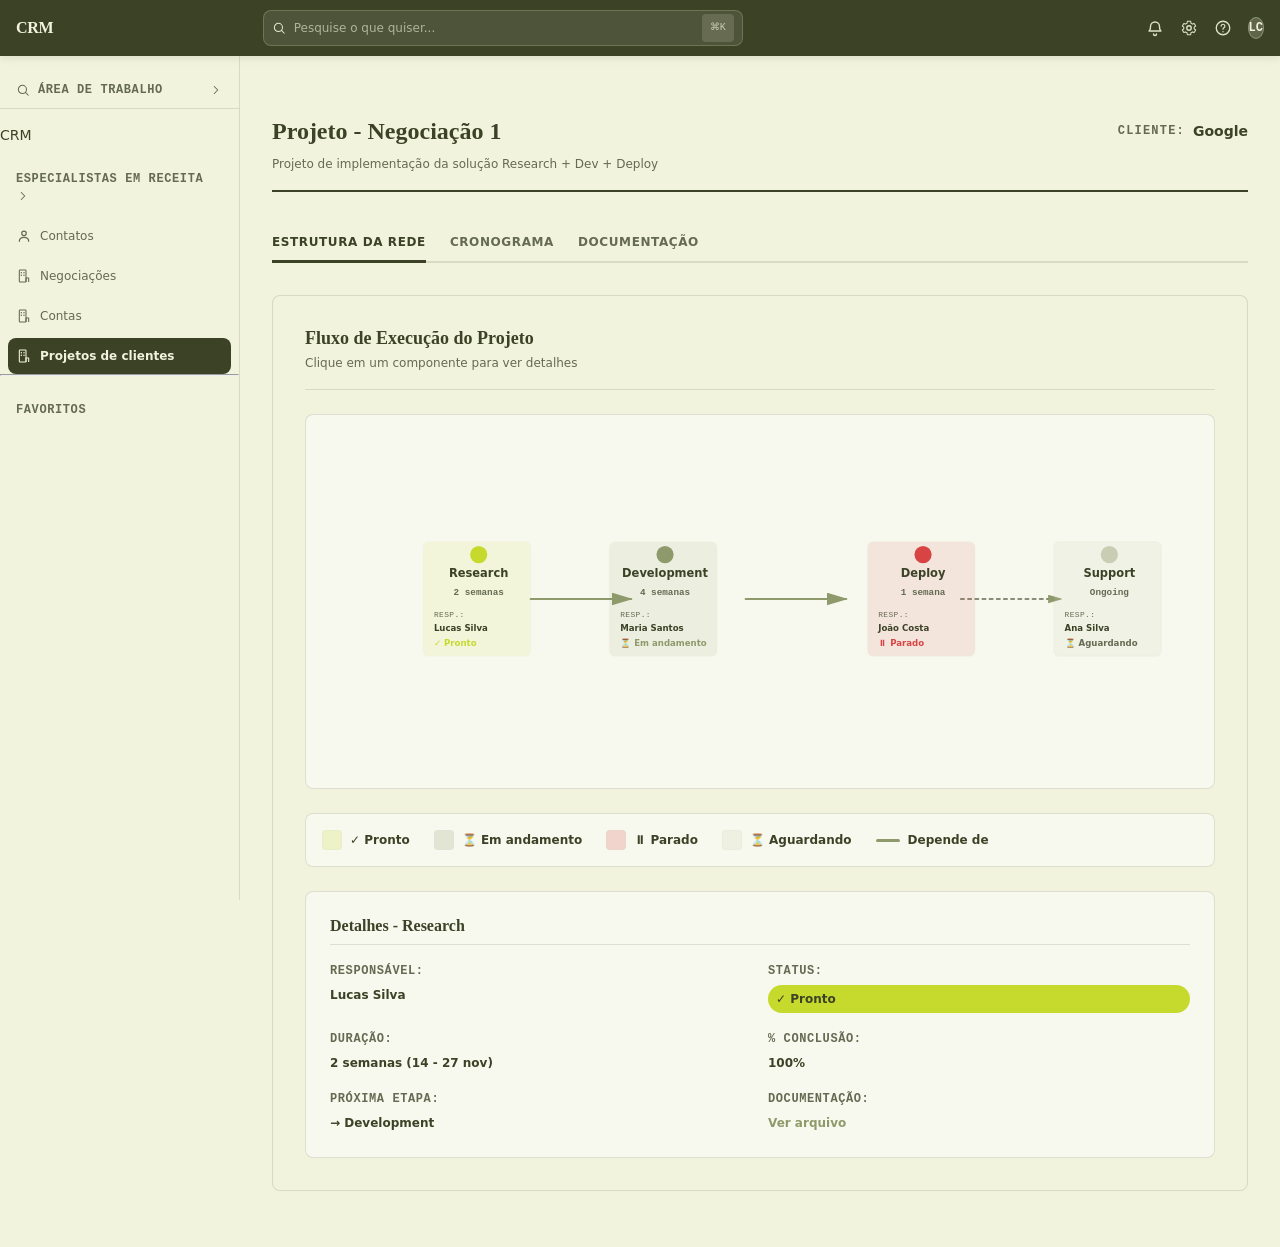
<file: s-005-projeto-detalhe.html>
<!DOCTYPE html>
<html lang="pt-BR">
<head>
<meta charset="UTF-8">
<title>Preview — S-005 Projeto Detalhe (clone visual do monday)</title>
<meta name="viewport" content="width=device-width, initial-scale=1">
<link rel="preconnect" href="https://fonts.googleapis.com">
<link href="https://fonts.googleapis.com/css2?family=Figtree:wght@300;400;500;600;700&display=swap" rel="stylesheet">
<link rel="stylesheet" href="design-tokens.css">
<link rel="stylesheet" href="components.css">
<link rel="stylesheet" href="responsive.css">
<link rel="stylesheet" href="shell-prx.css">
<link rel="stylesheet" href="projetos.css">
<link rel="stylesheet" href="projeto-rede.css">
</head>
<body>

<div class="preview-banner">
  Preview estático — Detalhe de Projeto com Visualização em Rede ·
  <a href="s-005-projetos-de-clientes.html">← Voltar à listagem</a>
</div>

<svg xmlns="http://www.w3.org/2000/svg" style="display:none">
  <defs>
    <symbol id="icon-search" viewBox="0 0 24 24"><circle cx="11" cy="11" r="7" fill="none" stroke="currentColor" stroke-width="1.8"/><line x1="21" y1="21" x2="16.1" y2="16.1" stroke="currentColor" stroke-width="1.8" stroke-linecap="round"/></symbol>
    <symbol id="icon-chevron-down" viewBox="0 0 24 24"><polyline points="6 9 12 15 18 9" fill="none" stroke="currentColor" stroke-width="1.8" stroke-linecap="round" stroke-linejoin="round"/></symbol>
    <symbol id="icon-chevron-right" viewBox="0 0 24 24"><polyline points="9 6 15 12 9 18" fill="none" stroke="currentColor" stroke-width="1.8" stroke-linecap="round" stroke-linejoin="round"/></symbol>
    <symbol id="icon-bell" viewBox="0 0 24 24"><path d="M6 10a6 6 0 0 1 12 0c0 5 2 6 2 6H4s2-1 2-6" fill="none" stroke="currentColor" stroke-width="1.8" stroke-linecap="round" stroke-linejoin="round"/><path d="M10 20a2 2 0 0 0 4 0" fill="none" stroke="currentColor" stroke-width="1.8" stroke-linecap="round"/></symbol>
    <symbol id="icon-settings" viewBox="0 0 24 24"><circle cx="12" cy="12" r="3" fill="none" stroke="currentColor" stroke-width="1.8"/><path d="M19 12a7 7 0 0 0-.1-1.2l2-1.5-2-3.4-2.3.9a7 7 0 0 0-2-1.2L14.2 3h-4.4l-.4 2.6a7 7 0 0 0-2 1.2l-2.3-.9-2 3.4 2 1.5A7 7 0 0 0 5 12c0 .4 0 .8.1 1.2l-2 1.5 2 3.4 2.3-.9a7 7 0 0 0 2 1.2l.4 2.6h4.4l.4-2.6a7 7 0 0 0 2-1.2l2.3.9 2-3.4-2-1.5c.1-.4.1-.8.1-1.2Z" fill="none" stroke="currentColor" stroke-width="1.4" stroke-linejoin="round"/></symbol>
    <symbol id="icon-help" viewBox="0 0 24 24"><circle cx="12" cy="12" r="9" fill="none" stroke="currentColor" stroke-width="1.8"/><path d="M9.5 9.5a2.5 2.5 0 1 1 3.5 2.3c-.8.4-1 .8-1 1.7" fill="none" stroke="currentColor" stroke-width="1.6" stroke-linecap="round"/><circle cx="12" cy="17" r="0.9" fill="currentColor" stroke="none"/></symbol>
    <symbol id="icon-filter" viewBox="0 0 24 24"><polygon points="4 5 20 5 14 13 14 19 10 21 10 13 4 5" fill="none" stroke="currentColor" stroke-width="1.8" stroke-linejoin="round"/></symbol>
    <symbol id="icon-user" viewBox="0 0 24 24"><circle cx="12" cy="8" r="3.4" fill="none" stroke="currentColor" stroke-width="1.8"/><path d="M5 20c0-3.6 3.1-6 7-6s7 2.4 7 6" fill="none" stroke="currentColor" stroke-width="1.8" stroke-linecap="round"/></symbol>
    <symbol id="icon-dots" viewBox="0 0 24 24"><circle cx="5" cy="12" r="1.6" fill="currentColor"/><circle cx="12" cy="12" r="1.6" fill="currentColor"/><circle cx="19" cy="12" r="1.6" fill="currentColor"/></symbol>
    <symbol id="icon-building" viewBox="0 0 24 24"><rect x="5" y="3" width="10" height="18" rx="1" fill="none" stroke="currentColor" stroke-width="1.6"/><line x1="8" y1="7" x2="8" y2="7.01" stroke="currentColor" stroke-width="2.2" stroke-linecap="round"/><line x1="12" y1="7" x2="12" y2="7.01" stroke="currentColor" stroke-width="2.2" stroke-linecap="round"/><line x1="8" y1="11" x2="8" y2="11.01" stroke="currentColor" stroke-width="2.2" stroke-linecap="round"/><line x1="12" y1="11" x2="12" y2="11.01" stroke="currentColor" stroke-width="2.2" stroke-linecap="round"/><path d="M15 21v-6h4v6" fill="none" stroke="currentColor" stroke-width="1.6" stroke-linejoin="round"/></symbol>
    <symbol id="icon-arrow-right" viewBox="0 0 24 24"><line x1="5" y1="12" x2="19" y2="12" stroke="currentColor" stroke-width="2" stroke-linecap="round"/><polyline points="12 5 19 12 12 19" fill="none" stroke="currentColor" stroke-width="2" stroke-linecap="round" stroke-linejoin="round"/></symbol>
    <symbol id="icon-check" viewBox="0 0 24 24"><polyline points="20 6 9 17 4 12" fill="none" stroke="currentColor" stroke-width="2" stroke-linecap="round" stroke-linejoin="round"/></symbol>
    <symbol id="icon-clock" viewBox="0 0 24 24"><circle cx="12" cy="12" r="9" fill="none" stroke="currentColor" stroke-width="1.8"/><polyline points="12 6 12 12 16 14" fill="none" stroke="currentColor" stroke-width="2" stroke-linecap="round"/></symbol>
    <symbol id="icon-plus" viewBox="0 0 24 24"><line x1="12" y1="5" x2="12" y2="19" stroke="currentColor" stroke-width="2" stroke-linecap="round"/><line x1="5" y1="12" x2="19" y2="12" stroke="currentColor" stroke-width="2" stroke-linecap="round"/></symbol>
  </defs>
</svg>

<div class="app">

  <header class="topbar">
    <span class="wordmark">CRM</span>
    <div class="search">
      <svg class="icon icon-sm"><use href="#icon-search"/></svg>
      <input type="text" placeholder="Pesquise o que quiser..." disabled>
      <kbd>⌘K</kbd>
    </div>
    <div class="actions">
      <svg class="icon"><use href="#icon-bell"/></svg>
      <svg class="icon"><use href="#icon-settings"/></svg>
      <svg class="icon"><use href="#icon-help"/></svg>
      <span class="avatar">LC</span>
    </div>
  </header>

  <aside class="sidebar">
    <div class="ws-header">
      <svg class="icon icon-sm"><use href="#icon-search"/></svg>
      Área de trabalho
      <svg class="icon icon-sm" style="margin-left:auto"><use href="#icon-chevron-right"/></svg>
    </div>
    <div class="ws-switcher">
      <span>CRM</span>
    </div>
    <div class="section-label">Especialistas em receita <svg class="icon-sm"><use href="#icon-chevron-right"/></svg></div>
    <nav>
      <a class="nav-item" href="s-002-contatos.html"><svg class="icon"><use href="#icon-user"/></svg> Contatos</a>
      <a class="nav-item" href="s-001-negociacoes.html"><svg class="icon"><use href="#icon-building"/></svg> Negociações</a>
      <a class="nav-item" href="s-003-contas.html"><svg class="icon"><use href="#icon-building"/></svg> Contas</a>
      <a class="nav-item active" href="s-005-projetos-de-clientes.html"><svg class="icon"><use href="#icon-building"/></svg> Projetos de clientes</a>
    </nav>
    <hr>
    <div class="section-label">Favoritos</div>
  </aside>

  <main class="main">
    <div class="project-header">
      <div class="header-top">
        <h1>Projeto - Negociação 1</h1>
        <div class="client-info">
          <span class="label">Cliente:</span>
          <span class="value">Google</span>
        </div>
      </div>
      <p class="description">Projeto de implementação da solução Research + Dev + Deploy</p>
    </div>

    <div class="project-tabs">
      <span class="tab active">Estrutura da Rede</span>
      <span class="tab">Cronograma</span>
      <span class="tab">Documentação</span>
    </div>

    <!-- TAB: Estrutura da Rede -->
    <div class="network-container">
      <div class="network-header">
        <h2>Fluxo de Execução do Projeto</h2>
        <p class="network-info">Clique em um componente para ver detalhes</p>
      </div>

      <!-- SVG Network Visualization -->
      <div class="network-canvas">
        <svg viewBox="0 0 1200 400" preserveAspectRatio="xMidYMid meet" class="network-svg">
          <!-- Setas/Conexões (desenhadas primeiro) -->
          <defs>
            <marker id="arrowhead" markerWidth="10" markerHeight="10" refX="9" refY="3" orient="auto">
              <polygon points="0 0, 10 3, 0 6" fill="var(--salvia)" />
            </marker>
          </defs>

          <!-- Conexão Research → Dev -->
          <line x1="280" y1="200" x2="420" y2="200" stroke="var(--salvia)" stroke-width="3" marker-end="url(#arrowhead)" />

          <!-- Conexão Dev → Deploy -->
          <line x1="580" y1="200" x2="720" y2="200" stroke="var(--salvia)" stroke-width="3" marker-end="url(#arrowhead)" />

          <!-- Conexão Deploy → Support -->
          <line x1="880" y1="200" x2="1020" y2="200" stroke="var(--texto-2)" stroke-width="2" stroke-dasharray="5,5" marker-end="url(#arrowhead)" />

          <!-- NODE 1: Research -->
          <g class="network-node node-completed" data-node="research">
            <rect x="130" y="120" width="150" height="160" rx="8" class="node-bg" />
            <circle cx="207.5" cy="138" r="12" class="status-indicator" />

            <text x="207.5" y="170" text-anchor="middle" class="node-title">Research</text>
            <text x="207.5" y="195" text-anchor="middle" class="node-duration">2 semanas</text>

            <text x="145" y="225" class="node-label">Resp.:</text>
            <text x="145" y="245" class="node-value">Lucas Silva</text>

            <text x="145" y="265" class="node-status">✓ Pronto</text>
          </g>

          <!-- NODE 2: Dev -->
          <g class="network-node node-running" data-node="dev">
            <rect x="390" y="120" width="150" height="160" rx="8" class="node-bg" />
            <circle cx="467.5" cy="138" r="12" class="status-indicator" />

            <text x="467.5" y="170" text-anchor="middle" class="node-title">Development</text>
            <text x="467.5" y="195" text-anchor="middle" class="node-duration">4 semanas</text>

            <text x="405" y="225" class="node-label">Resp.:</text>
            <text x="405" y="245" class="node-value">Maria Santos</text>

            <text x="405" y="265" class="node-status">⏳ Em andamento</text>
          </g>

          <!-- NODE 3: Deploy -->
          <g class="network-node node-blocked" data-node="deploy">
            <rect x="750" y="120" width="150" height="160" rx="8" class="node-bg" />
            <circle cx="827.5" cy="138" r="12" class="status-indicator" />

            <text x="827.5" y="170" text-anchor="middle" class="node-title">Deploy</text>
            <text x="827.5" y="195" text-anchor="middle" class="node-duration">1 semana</text>

            <text x="765" y="225" class="node-label">Resp.:</text>
            <text x="765" y="245" class="node-value">João Costa</text>

            <text x="765" y="265" class="node-status">⏸ Parado</text>
          </g>

          <!-- NODE 4: Support (Optional) -->
          <g class="network-node node-pending" data-node="support">
            <rect x="1010" y="120" width="150" height="160" rx="8" class="node-bg" />
            <circle cx="1087.5" cy="138" r="12" class="status-indicator" />

            <text x="1087.5" y="170" text-anchor="middle" class="node-title">Support</text>
            <text x="1087.5" y="195" text-anchor="middle" class="node-duration">Ongoing</text>

            <text x="1025" y="225" class="node-label">Resp.:</text>
            <text x="1025" y="245" class="node-value">Ana Silva</text>

            <text x="1025" y="265" class="node-status">⏳ Aguardando</text>
          </g>
        </svg>
      </div>

      <!-- Legenda -->
      <div class="network-legend">
        <div class="legend-item">
          <span class="legend-box legend-completed"></span>
          <span class="legend-label">✓ Pronto</span>
        </div>
        <div class="legend-item">
          <span class="legend-box legend-running"></span>
          <span class="legend-label">⏳ Em andamento</span>
        </div>
        <div class="legend-item">
          <span class="legend-box legend-blocked"></span>
          <span class="legend-label">⏸ Parado</span>
        </div>
        <div class="legend-item">
          <span class="legend-box legend-pending"></span>
          <span class="legend-label">⏳ Aguardando</span>
        </div>
        <div class="legend-item">
          <span class="legend-connection"></span>
          <span class="legend-label">Depende de</span>
        </div>
      </div>

      <!-- Detalhes do Nó Selecionado -->
      <div class="node-details">
        <h3>Detalhes - Research</h3>
        <div class="details-grid">
          <div class="detail-item">
            <span class="detail-label">Responsável:</span>
            <span class="detail-value">Lucas Silva</span>
          </div>
          <div class="detail-item">
            <span class="detail-label">Status:</span>
            <span class="detail-value pill pill-completed">✓ Pronto</span>
          </div>
          <div class="detail-item">
            <span class="detail-label">Duração:</span>
            <span class="detail-value">2 semanas (14 - 27 nov)</span>
          </div>
          <div class="detail-item">
            <span class="detail-label">% Conclusão:</span>
            <span class="detail-value">100%</span>
          </div>
          <div class="detail-item">
            <span class="detail-label">Próxima etapa:</span>
            <span class="detail-value">→ Development</span>
          </div>
          <div class="detail-item">
            <span class="detail-label">Documentação:</span>
            <span class="detail-value"><a href="#">Ver arquivo</a></span>
          </div>
        </div>
      </div>

    </div>

  </main>
</div>

<style>
.project-header {
  margin-bottom: var(--s5);
  padding-bottom: var(--s3);
  border-bottom: 2px solid var(--oliva);
}

.header-top {
  display: flex;
  align-items: center;
  gap: var(--s4);
  margin-bottom: var(--s2);
}

.header-top h1 {
  font-family: var(--display);
  font-size: var(--s5-size);
  font-weight: 700;
  color: var(--oliva);
  margin: 0;
}

.client-info {
  margin-left: auto;
  display: flex;
  align-items: center;
  gap: var(--s2);
}

.client-info .label {
  font-weight: 600;
  color: var(--texto-2);
  font-size: var(--s0-size);
}

.client-info .value {
  font-weight: 600;
  color: var(--oliva);
}

.description {
  color: var(--texto-2);
  font-size: var(--s0-size);
  margin: 0;
}

.project-tabs {
  display: flex;
  gap: var(--s4);
  border-bottom: 2px solid var(--fio);
  margin-bottom: var(--s5);
  padding: 0;
}

.project-tabs .tab {
  padding: var(--s2) 0;
  font-size: var(--s0-size);
  font-weight: 600;
  color: var(--texto-2);
  border-bottom: 3px solid transparent;
  margin-bottom: -2px;
  cursor: pointer;
  text-transform: uppercase;
  letter-spacing: 0.05em;
}

.project-tabs .tab.active {
  color: var(--oliva);
  border-bottom-color: var(--oliva);
}

.pill-completed {
  background: var(--verde);
  color: var(--oliva);
}
</style>

</body>
</html>
</file>
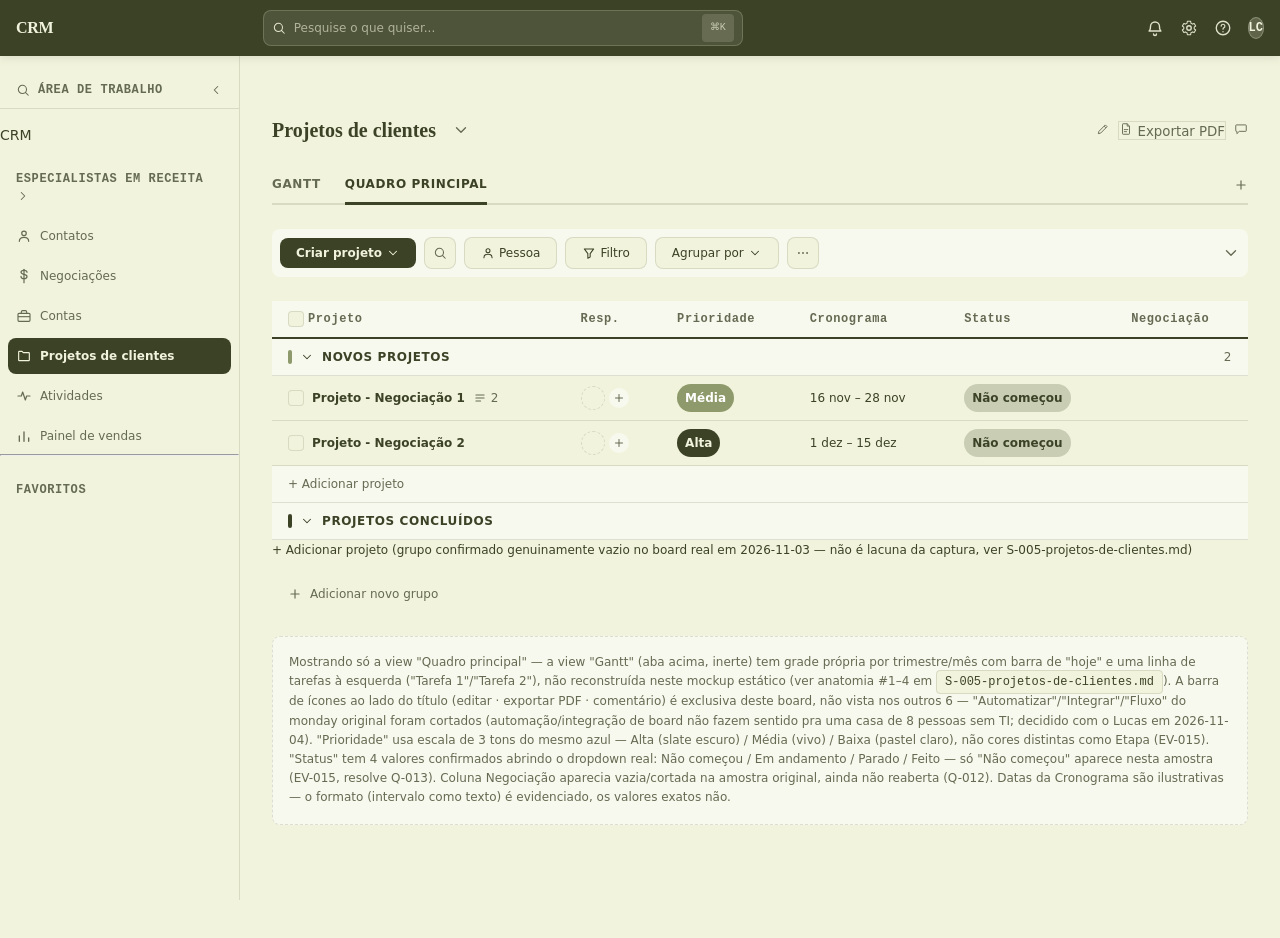
<file: s-005-projetos-de-clientes.html>
<!DOCTYPE html>
<html lang="pt-BR">
<head>
<meta charset="UTF-8">
<title>Preview — S-005 Projetos de clientes (clone visual do monday)</title>
<meta name="viewport" content="width=device-width, initial-scale=1">
<link rel="preconnect" href="https://fonts.googleapis.com">
<link href="https://fonts.googleapis.com/css2?family=Figtree:wght@300;400;500;600;700&display=swap" rel="stylesheet">
<link rel="stylesheet" href="design-tokens.css">
<link rel="stylesheet" href="components.css">
<link rel="stylesheet" href="responsive.css">
<link rel="stylesheet" href="shell-prx.css">
<link rel="stylesheet" href="projetos.css">
</head>
<body>

<div class="preview-banner">
  Preview estático de parity visual · dado 100% fictício · baseado em <code>screens/S-005-projetos-de-clientes.md</code> + <code>design/tokens.md</code> ·
  <a href="index.html">← todos os previews</a>
</div>

<svg xmlns="http://www.w3.org/2000/svg" style="display:none">
  <defs>
    <symbol id="icon-search" viewBox="0 0 24 24"><circle cx="11" cy="11" r="7" fill="none" stroke="currentColor" stroke-width="1.8"/><line x1="21" y1="21" x2="16.1" y2="16.1" stroke="currentColor" stroke-width="1.8" stroke-linecap="round"/></symbol>
    <symbol id="icon-chevron-down" viewBox="0 0 24 24"><polyline points="6 9 12 15 18 9" fill="none" stroke="currentColor" stroke-width="1.8" stroke-linecap="round" stroke-linejoin="round"/></symbol>
    <symbol id="icon-chevron-right" viewBox="0 0 24 24"><polyline points="9 6 15 12 9 18" fill="none" stroke="currentColor" stroke-width="1.8" stroke-linecap="round" stroke-linejoin="round"/></symbol>
    <symbol id="icon-bell" viewBox="0 0 24 24"><path d="M6 10a6 6 0 0 1 12 0c0 5 2 6 2 6H4s2-1 2-6" fill="none" stroke="currentColor" stroke-width="1.8" stroke-linecap="round" stroke-linejoin="round"/><path d="M10 20a2 2 0 0 0 4 0" fill="none" stroke="currentColor" stroke-width="1.8" stroke-linecap="round"/></symbol>
    <symbol id="icon-settings" viewBox="0 0 24 24"><circle cx="12" cy="12" r="3" fill="none" stroke="currentColor" stroke-width="1.8"/><path d="M19 12a7 7 0 0 0-.1-1.2l2-1.5-2-3.4-2.3.9a7 7 0 0 0-2-1.2L14.2 3h-4.4l-.4 2.6a7 7 0 0 0-2 1.2l-2.3-.9-2 3.4 2 1.5A7 7 0 0 0 5 12c0 .4 0 .8.1 1.2l-2 1.5 2 3.4 2.3-.9a7 7 0 0 0 2 1.2l.4 2.6h4.4l.4-2.6a7 7 0 0 0 2-1.2l2.3.9 2-3.4-2-1.5c.1-.4.1-.8.1-1.2Z" fill="none" stroke="currentColor" stroke-width="1.4" stroke-linejoin="round"/></symbol>
    <symbol id="icon-help" viewBox="0 0 24 24"><circle cx="12" cy="12" r="9" fill="none" stroke="currentColor" stroke-width="1.8"/><path d="M9.5 9.5a2.5 2.5 0 1 1 3.5 2.3c-.8.4-1 .8-1 1.7" fill="none" stroke="currentColor" stroke-width="1.6" stroke-linecap="round"/><circle cx="12" cy="17" r="0.9" fill="currentColor" stroke="none"/></symbol>
    <symbol id="icon-filter" viewBox="0 0 24 24"><polygon points="4 5 20 5 14 13 14 19 10 21 10 13 4 5" fill="none" stroke="currentColor" stroke-width="1.8" stroke-linejoin="round"/></symbol>
    <symbol id="icon-user" viewBox="0 0 24 24"><circle cx="12" cy="8" r="3.4" fill="none" stroke="currentColor" stroke-width="1.8"/><path d="M5 20c0-3.6 3.1-6 7-6s7 2.4 7 6" fill="none" stroke="currentColor" stroke-width="1.8" stroke-linecap="round"/></symbol>
    <symbol id="icon-dots" viewBox="0 0 24 24"><circle cx="5" cy="12" r="1.6" fill="currentColor"/><circle cx="12" cy="12" r="1.6" fill="currentColor"/><circle cx="19" cy="12" r="1.6" fill="currentColor"/></symbol>
    <symbol id="icon-building" viewBox="0 0 24 24"><rect x="5" y="3" width="10" height="18" rx="1" fill="none" stroke="currentColor" stroke-width="1.6"/><line x1="8" y1="7" x2="8" y2="7.01" stroke="currentColor" stroke-width="2.2" stroke-linecap="round"/><line x1="12" y1="7" x2="12" y2="7.01" stroke="currentColor" stroke-width="2.2" stroke-linecap="round"/><line x1="8" y1="11" x2="8" y2="11.01" stroke="currentColor" stroke-width="2.2" stroke-linecap="round"/><line x1="12" y1="11" x2="12" y2="11.01" stroke="currentColor" stroke-width="2.2" stroke-linecap="round"/><path d="M15 21v-6h4v6" fill="none" stroke="currentColor" stroke-width="1.6" stroke-linejoin="round"/></symbol>
    <symbol id="icon-flag" viewBox="0 0 24 24"><line x1="5" y1="3" x2="5" y2="21" stroke="currentColor" stroke-width="1.8" stroke-linecap="round"/><path d="M5 4h13l-3 4 3 4H5" fill="none" stroke="currentColor" stroke-width="1.8" stroke-linejoin="round"/></symbol>
    <symbol id="icon-collapse" viewBox="0 0 24 24"><polyline points="15 6 9 12 15 18" fill="none" stroke="currentColor" stroke-width="1.8" stroke-linecap="round" stroke-linejoin="round"/></symbol>
    <symbol id="icon-info" viewBox="0 0 24 24"><circle cx="12" cy="12" r="9" fill="none" stroke="currentColor" stroke-width="1.6"/><line x1="12" y1="11" x2="12" y2="16" stroke="currentColor" stroke-width="1.8" stroke-linecap="round"/><circle cx="12" cy="8" r="1" fill="currentColor" stroke="none"/></symbol>
    <symbol id="icon-list" viewBox="0 0 24 24"><line x1="5" y1="7" x2="19" y2="7" stroke="currentColor" stroke-width="1.8" stroke-linecap="round"/><line x1="5" y1="12" x2="19" y2="12" stroke="currentColor" stroke-width="1.8" stroke-linecap="round"/><line x1="5" y1="17" x2="13" y2="17" stroke="currentColor" stroke-width="1.8" stroke-linecap="round"/></symbol>
    <symbol id="icon-home" viewBox="0 0 24 24"><path d="M4 11.5 12 4l8 7.5" fill="none" stroke="currentColor" stroke-width="1.8" stroke-linecap="round" stroke-linejoin="round"/><path d="M6 10v9a1 1 0 0 0 1 1h3v-5h4v5h3a1 1 0 0 0 1-1v-9" fill="none" stroke="currentColor" stroke-width="1.8" stroke-linejoin="round"/></symbol>
    <symbol id="icon-dollar" viewBox="0 0 24 24"><line x1="12" y1="2" x2="12" y2="22" stroke="currentColor" stroke-width="1.8" stroke-linecap="round"/><path d="M16.5 6.5c0-1.7-2-3-4.5-3s-4.5 1.2-4.5 3c0 4.2 9 2 9 6.2 0 1.8-2 3.3-4.5 3.3s-4.5-1.5-4.5-3.3" fill="none" stroke="currentColor" stroke-width="1.8" stroke-linecap="round"/></symbol>
    <symbol id="icon-briefcase" viewBox="0 0 24 24"><rect x="3" y="8" width="18" height="12" rx="1.5" fill="none" stroke="currentColor" stroke-width="1.7"/><path d="M8 8V6a2 2 0 0 1 2-2h4a2 2 0 0 1 2 2v2" fill="none" stroke="currentColor" stroke-width="1.7"/><line x1="3" y1="13" x2="21" y2="13" stroke="currentColor" stroke-width="1.7"/></symbol>
    <symbol id="icon-folder" viewBox="0 0 24 24"><path d="M4 6a1 1 0 0 1 1-1h4l2 2h8a1 1 0 0 1 1 1v10a1 1 0 0 1-1 1H5a1 1 0 0 1-1-1Z" fill="none" stroke="currentColor" stroke-width="1.7" stroke-linejoin="round"/></symbol>
    <symbol id="icon-activity" viewBox="0 0 24 24"><polyline points="3 12 8 12 10 6 14 18 16 12 21 12" fill="none" stroke="currentColor" stroke-width="1.8" stroke-linecap="round" stroke-linejoin="round"/></symbol>
    <symbol id="icon-bar-chart" viewBox="0 0 24 24"><line x1="5" y1="20" x2="5" y2="12" stroke="currentColor" stroke-width="2" stroke-linecap="round"/><line x1="12" y1="20" x2="12" y2="6" stroke="currentColor" stroke-width="2" stroke-linecap="round"/><line x1="19" y1="20" x2="19" y2="15" stroke="currentColor" stroke-width="2" stroke-linecap="round"/></symbol>
    <symbol id="icon-plus" viewBox="0 0 24 24"><line x1="12" y1="5" x2="12" y2="19" stroke="currentColor" stroke-width="2" stroke-linecap="round"/><line x1="5" y1="12" x2="19" y2="12" stroke="currentColor" stroke-width="2" stroke-linecap="round"/></symbol>
    <symbol id="icon-edit" viewBox="0 0 24 24"><path d="M4 20l1-4L16 5l3 3L8 19l-4 1Z" fill="none" stroke="currentColor" stroke-width="1.6" stroke-linejoin="round"/><line x1="14" y1="7" x2="17" y2="10" stroke="currentColor" stroke-width="1.6"/></symbol>
    <symbol id="icon-message" viewBox="0 0 24 24"><path d="M4 5h16a1 1 0 0 1 1 1v9a1 1 0 0 1-1 1H9l-4 4v-4H4a1 1 0 0 1-1-1V6a1 1 0 0 1 1-1Z" fill="none" stroke="currentColor" stroke-width="1.6" stroke-linejoin="round"/></symbol>
    <symbol id="icon-file-pdf" viewBox="0 0 24 24"><path d="M7 3h7l4 4v13a1 1 0 0 1-1 1H7a1 1 0 0 1-1-1V4a1 1 0 0 1 1-1Z" fill="none" stroke="currentColor" stroke-width="1.6" stroke-linejoin="round"/><path d="M14 3v4h4" fill="none" stroke="currentColor" stroke-width="1.6" stroke-linejoin="round"/><line x1="9" y1="13" x2="15" y2="13" stroke="currentColor" stroke-width="1.5" stroke-linecap="round"/><line x1="9" y1="16.5" x2="13" y2="16.5" stroke="currentColor" stroke-width="1.5" stroke-linecap="round"/></symbol>
  </defs>
</svg>

<div class="app">

  <header class="topbar">
    <span class="wordmark">CRM</span>
    <div class="search">
      <svg class="icon icon-sm"><use href="#icon-search"/></svg>
      <input type="text" placeholder="Pesquise o que quiser..." disabled>
      <kbd>⌘K</kbd>
    </div>
    <div class="actions">
      <svg class="icon"><use href="#icon-bell"/></svg>
      <svg class="icon"><use href="#icon-settings"/></svg>
      <svg class="icon"><use href="#icon-help"/></svg>
      <span class="avatar">LC</span>
    </div>
  </header>

  <aside class="sidebar">
    <div class="ws-header">
      <svg class="icon icon-sm"><use href="#icon-search"/></svg>
      Área de trabalho
      <svg class="icon icon-sm" style="margin-left:auto"><use href="#icon-collapse"/></svg>
    </div>
    <div class="ws-switcher">
      <span>CRM</span>
    </div>
    <div class="section-label">Especialistas em receita <svg class="icon-sm"><use href="#icon-chevron-right"/></svg></div>
    <nav>
      <a class="nav-item" href="s-002-contatos.html"><svg class="icon"><use href="#icon-user"/></svg> Contatos</a>
      <a class="nav-item" href="s-001-negociacoes.html"><svg class="icon"><use href="#icon-dollar"/></svg> Negociações</a>
      <a class="nav-item" href="s-003-contas.html"><svg class="icon"><use href="#icon-briefcase"/></svg> Contas</a>
      <a class="nav-item active" href="s-005-projetos-de-clientes.html"><svg class="icon"><use href="#icon-folder"/></svg> Projetos de clientes</a>
      <a class="nav-item" href="s-006-atividades.html"><svg class="icon"><use href="#icon-activity"/></svg> Atividades</a>
      <a class="nav-item" href="s-007-painel-de-vendas.html"><svg class="icon"><use href="#icon-bar-chart"/></svg> Painel de vendas</a>
    </nav>
    <hr>
    <div class="section-label">Favoritos</div>
  </aside>

  <main class="main">
    <div class="board-header">
      <h1>Projetos de clientes</h1>
      <svg class="icon"><use href="#icon-chevron-down"/></svg>
      <div class="board-header-actions">
        <button class="btn-icon" title="Editar"><svg class="icon-sm"><use href="#icon-edit"/></svg></button>
        <button class="btn-ghost" title="Exportar PDF"><svg class="icon-sm"><use href="#icon-file-pdf"/></svg> Exportar PDF</button>
        <button class="btn-icon" title="Comentários"><svg class="icon-sm"><use href="#icon-message"/></svg></button>
      </div>
    </div>

    <div class="view-tabs">
      <span class="tab">Gantt</span>
      <span class="tab active">Quadro principal</span>
      <span class="tab-add"><svg class="icon-sm"><use href="#icon-plus"/></svg></span>
    </div>

    <div class="toolbar">
      <button class="btn-primary">Criar projeto <svg class="icon-sm"><use href="#icon-chevron-down"/></svg></button>
      <button class="btn-icon"><svg class="icon-sm"><use href="#icon-search"/></svg></button>
      <button class="btn-ghost"><svg class="icon-sm"><use href="#icon-user"/></svg> Pessoa</button>
      <button class="btn-ghost"><svg class="icon-sm"><use href="#icon-filter"/></svg> Filtro</button>
      <button class="btn-ghost">Agrupar por <svg class="icon-sm"><use href="#icon-chevron-down"/></svg></button>
      <button class="btn-icon"><svg class="icon-sm"><use href="#icon-dots"/></svg></button>
      <div class="spacer"></div>
      <svg class="icon collapse"><use href="#icon-chevron-down"/></svg>
    </div>

    <table class="board-table">
      <colgroup>
        <col class="col-name"><col class="col-owner"><col class="col-stage"><col class="col-timeline"><col class="col-stage"><col class="col-extra">
      </colgroup>
      <thead>
        <tr>
          <th><div class="th-inner"><span class="cell-name"><span class="checkbox"></span></span> Projeto</div></th>
          <th><div class="th-inner">Resp.</div></th>
          <th><div class="th-inner">Prioridade</div></th>
          <th><div class="th-inner">Cronograma</div></th>
          <th><div class="th-inner">Status</div></th>
          <th><div class="th-inner">Negociação</div></th>
        </tr>
      </thead>
      <tbody>
        <tr class="group-row"><td colspan="6"><div class="group-bar blue"><span class="bar"></span> <svg class="icon-sm"><use href="#icon-chevron-down"/></svg> Novos projetos <span class="group-count">2</span></div></td></tr>

        <tr class="item-row">
          <td><div class="cell-name"><span class="checkbox"></span> <a href="s-005-projeto-detalhe.html" class="project-link">Projeto - Negociação 1</a> <span class="subitem-count"><svg class="icon-sm"><use href="#icon-list"/></svg> 2</span></div></td>
          <td><span class="cell-assignee"><span class="avatar-empty"></span><span class="assign-plus"><svg><use href="#icon-plus"/></svg></span></span></td>
          <td><span class="pill media">Média</span></td>
          <td>16 nov – 28 nov</td>
          <td><span class="pill nao-comecou">Não começou</span></td>
          <td></td>
        </tr>
        <tr class="item-row">
          <td><div class="cell-name"><span class="checkbox"></span> <a href="s-005-projeto-detalhe.html" class="project-link">Projeto - Negociação 2</a></div></td>
          <td><span class="cell-assignee"><span class="avatar-empty"></span><span class="assign-plus"><svg><use href="#icon-plus"/></svg></span></span></td>
          <td><span class="pill alta">Alta</span></td>
          <td>1 dez – 15 dez</td>
          <td><span class="pill nao-comecou">Não começou</span></td>
          <td></td>
        </tr>
        <tr><td colspan="6" class="group-footer-add">+ Adicionar projeto</td></tr>

        <tr class="group-row"><td colspan="6"><div class="group-bar green"><span class="bar"></span> <svg class="icon-sm"><use href="#icon-chevron-down"/></svg> Projetos concluídos</div></td></tr>
        <tr class="placeholder-row"><td colspan="6">+ Adicionar projeto (grupo confirmado genuinamente vazio no board real em 2026-11-03 — não é lacuna da captura, ver S-005-projetos-de-clientes.md)</td></tr>
      </tbody>
    </table>

    <div class="board-footer"><svg class="icon-sm"><use href="#icon-plus"/></svg> Adicionar novo grupo</div>

    <div class="empty-note">
      Mostrando só a view "Quadro principal" — a view "Gantt" (aba acima, inerte) tem grade própria
      por trimestre/mês com barra de "hoje" e uma linha de tarefas à esquerda ("Tarefa 1"/"Tarefa 2"),
      não reconstruída neste mockup estático (ver anatomia #1–4 em <code>S-005-projetos-de-clientes.md</code>).
      A barra de ícones ao lado do título (editar · exportar PDF · comentário) é exclusiva deste
      board, não vista nos outros 6 — "Automatizar"/"Integrar"/"Fluxo" do monday original foram
      cortados (automação/integração de board não fazem sentido pra uma casa de 8 pessoas sem TI;
      decidido com o Lucas em 2026-11-04). "Prioridade" usa escala de 3 tons
      do mesmo azul — Alta (slate escuro) / Média (vivo) / Baixa (pastel claro), não cores distintas
      como Etapa (EV-015). "Status" tem 4 valores confirmados abrindo o dropdown real: Não começou /
      Em andamento / Parado / Feito — só "Não começou" aparece nesta amostra (EV-015, resolve Q-013).
      Coluna Negociação aparecia vazia/cortada na amostra original, ainda não reaberta (Q-012). Datas
      da Cronograma são ilustrativas — o formato (intervalo como texto) é evidenciado, os valores
      exatos não.
    </div>
  </main>
</div>
</body>
</html>
</file>
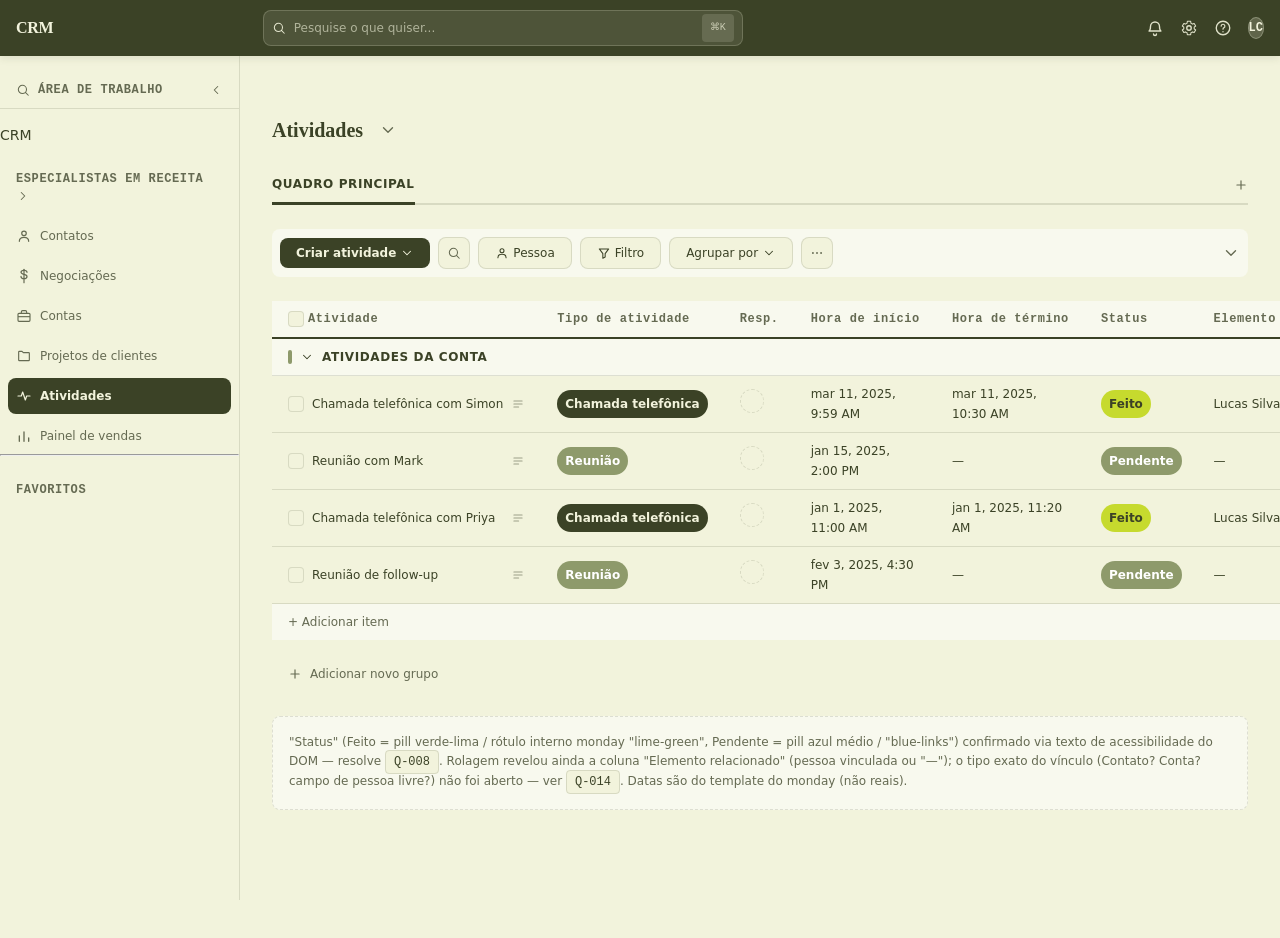
<file: s-006-atividades.html>
<!DOCTYPE html>
<html lang="pt-BR">
<head>
<meta charset="UTF-8">
<title>Preview — S-006 Atividades (clone visual do monday)</title>
<meta name="viewport" content="width=device-width, initial-scale=1">
<link rel="preconnect" href="https://fonts.googleapis.com">
<link href="https://fonts.googleapis.com/css2?family=Figtree:wght@300;400;500;600;700&display=swap" rel="stylesheet">
<link rel="stylesheet" href="design-tokens.css">
<link rel="stylesheet" href="components.css">
<link rel="stylesheet" href="responsive.css">
<link rel="stylesheet" href="shell-prx.css">
<link rel="stylesheet" href="atividades.css">
</head>
<body>

<div class="preview-banner">
  Preview estático de parity visual · dado 100% fictício (datas de template, ver nota em <code>S-006-atividades.md</code>) ·
  <a href="index.html">← todos os previews</a>
</div>

<svg xmlns="http://www.w3.org/2000/svg" style="display:none">
  <defs>
    <symbol id="icon-search" viewBox="0 0 24 24"><circle cx="11" cy="11" r="7" fill="none" stroke="currentColor" stroke-width="1.8"/><line x1="21" y1="21" x2="16.1" y2="16.1" stroke="currentColor" stroke-width="1.8" stroke-linecap="round"/></symbol>
    <symbol id="icon-chevron-down" viewBox="0 0 24 24"><polyline points="6 9 12 15 18 9" fill="none" stroke="currentColor" stroke-width="1.8" stroke-linecap="round" stroke-linejoin="round"/></symbol>
    <symbol id="icon-chevron-right" viewBox="0 0 24 24"><polyline points="9 6 15 12 9 18" fill="none" stroke="currentColor" stroke-width="1.8" stroke-linecap="round" stroke-linejoin="round"/></symbol>
    <symbol id="icon-bell" viewBox="0 0 24 24"><path d="M6 10a6 6 0 0 1 12 0c0 5 2 6 2 6H4s2-1 2-6" fill="none" stroke="currentColor" stroke-width="1.8" stroke-linecap="round" stroke-linejoin="round"/><path d="M10 20a2 2 0 0 0 4 0" fill="none" stroke="currentColor" stroke-width="1.8" stroke-linecap="round"/></symbol>
    <symbol id="icon-settings" viewBox="0 0 24 24"><circle cx="12" cy="12" r="3" fill="none" stroke="currentColor" stroke-width="1.8"/><path d="M19 12a7 7 0 0 0-.1-1.2l2-1.5-2-3.4-2.3.9a7 7 0 0 0-2-1.2L14.2 3h-4.4l-.4 2.6a7 7 0 0 0-2 1.2l-2.3-.9-2 3.4 2 1.5A7 7 0 0 0 5 12c0 .4 0 .8.1 1.2l-2 1.5 2 3.4 2.3-.9a7 7 0 0 0 2 1.2l.4 2.6h4.4l.4-2.6a7 7 0 0 0 2-1.2l2.3.9 2-3.4-2-1.5c.1-.4.1-.8.1-1.2Z" fill="none" stroke="currentColor" stroke-width="1.4" stroke-linejoin="round"/></symbol>
    <symbol id="icon-help" viewBox="0 0 24 24"><circle cx="12" cy="12" r="9" fill="none" stroke="currentColor" stroke-width="1.8"/><path d="M9.5 9.5a2.5 2.5 0 1 1 3.5 2.3c-.8.4-1 .8-1 1.7" fill="none" stroke="currentColor" stroke-width="1.6" stroke-linecap="round"/><circle cx="12" cy="17" r="0.9" fill="currentColor" stroke="none"/></symbol>
    <symbol id="icon-filter" viewBox="0 0 24 24"><polygon points="4 5 20 5 14 13 14 19 10 21 10 13 4 5" fill="none" stroke="currentColor" stroke-width="1.8" stroke-linejoin="round"/></symbol>
    <symbol id="icon-user" viewBox="0 0 24 24"><circle cx="12" cy="8" r="3.4" fill="none" stroke="currentColor" stroke-width="1.8"/><path d="M5 20c0-3.6 3.1-6 7-6s7 2.4 7 6" fill="none" stroke="currentColor" stroke-width="1.8" stroke-linecap="round"/></symbol>
    <symbol id="icon-dots" viewBox="0 0 24 24"><circle cx="5" cy="12" r="1.6" fill="currentColor"/><circle cx="12" cy="12" r="1.6" fill="currentColor"/><circle cx="19" cy="12" r="1.6" fill="currentColor"/></symbol>
    <symbol id="icon-collapse" viewBox="0 0 24 24"><polyline points="15 6 9 12 15 18" fill="none" stroke="currentColor" stroke-width="1.8" stroke-linecap="round" stroke-linejoin="round"/></symbol>
    <symbol id="icon-list" viewBox="0 0 24 24"><line x1="5" y1="7" x2="19" y2="7" stroke="currentColor" stroke-width="1.8" stroke-linecap="round"/><line x1="5" y1="12" x2="19" y2="12" stroke="currentColor" stroke-width="1.8" stroke-linecap="round"/><line x1="5" y1="17" x2="13" y2="17" stroke="currentColor" stroke-width="1.8" stroke-linecap="round"/></symbol>
    <symbol id="icon-home" viewBox="0 0 24 24"><path d="M4 11.5 12 4l8 7.5" fill="none" stroke="currentColor" stroke-width="1.8" stroke-linecap="round" stroke-linejoin="round"/><path d="M6 10v9a1 1 0 0 0 1 1h3v-5h4v5h3a1 1 0 0 0 1-1v-9" fill="none" stroke="currentColor" stroke-width="1.8" stroke-linejoin="round"/></symbol>
    <symbol id="icon-dollar" viewBox="0 0 24 24"><line x1="12" y1="2" x2="12" y2="22" stroke="currentColor" stroke-width="1.8" stroke-linecap="round"/><path d="M16.5 6.5c0-1.7-2-3-4.5-3s-4.5 1.2-4.5 3c0 4.2 9 2 9 6.2 0 1.8-2 3.3-4.5 3.3s-4.5-1.5-4.5-3.3" fill="none" stroke="currentColor" stroke-width="1.8" stroke-linecap="round"/></symbol>
    <symbol id="icon-briefcase" viewBox="0 0 24 24"><rect x="3" y="8" width="18" height="12" rx="1.5" fill="none" stroke="currentColor" stroke-width="1.7"/><path d="M8 8V6a2 2 0 0 1 2-2h4a2 2 0 0 1 2 2v2" fill="none" stroke="currentColor" stroke-width="1.7"/><line x1="3" y1="13" x2="21" y2="13" stroke="currentColor" stroke-width="1.7"/></symbol>
    <symbol id="icon-folder" viewBox="0 0 24 24"><path d="M4 6a1 1 0 0 1 1-1h4l2 2h8a1 1 0 0 1 1 1v10a1 1 0 0 1-1 1H5a1 1 0 0 1-1-1Z" fill="none" stroke="currentColor" stroke-width="1.7" stroke-linejoin="round"/></symbol>
    <symbol id="icon-activity" viewBox="0 0 24 24"><polyline points="3 12 8 12 10 6 14 18 16 12 21 12" fill="none" stroke="currentColor" stroke-width="1.8" stroke-linecap="round" stroke-linejoin="round"/></symbol>
    <symbol id="icon-bar-chart" viewBox="0 0 24 24"><line x1="5" y1="20" x2="5" y2="12" stroke="currentColor" stroke-width="2" stroke-linecap="round"/><line x1="12" y1="20" x2="12" y2="6" stroke="currentColor" stroke-width="2" stroke-linecap="round"/><line x1="19" y1="20" x2="19" y2="15" stroke="currentColor" stroke-width="2" stroke-linecap="round"/></symbol>
    <symbol id="icon-plus" viewBox="0 0 24 24"><line x1="12" y1="5" x2="12" y2="19" stroke="currentColor" stroke-width="2" stroke-linecap="round"/><line x1="5" y1="12" x2="19" y2="12" stroke="currentColor" stroke-width="2" stroke-linecap="round"/></symbol>
  </defs>
</svg>

<div class="app">

  <header class="topbar">
    <span class="wordmark">CRM</span>
    <div class="search">
      <svg class="icon icon-sm"><use href="#icon-search"/></svg>
      <input type="text" placeholder="Pesquise o que quiser..." disabled>
      <kbd>⌘K</kbd>
    </div>
    <div class="actions">
      <svg class="icon"><use href="#icon-bell"/></svg>
      <svg class="icon"><use href="#icon-settings"/></svg>
      <svg class="icon"><use href="#icon-help"/></svg>
      <span class="avatar">LC</span>
    </div>
  </header>

  <aside class="sidebar">
    <div class="ws-header">
      <svg class="icon icon-sm"><use href="#icon-search"/></svg>
      Área de trabalho
      <svg class="icon icon-sm" style="margin-left:auto"><use href="#icon-collapse"/></svg>
    </div>
    <div class="ws-switcher">
      <span>CRM</span>
    </div>
    <div class="section-label">Especialistas em receita <svg class="icon-sm"><use href="#icon-chevron-right"/></svg></div>
    <nav>
      <a class="nav-item" href="s-002-contatos.html"><svg class="icon"><use href="#icon-user"/></svg> Contatos</a>
      <a class="nav-item" href="s-001-negociacoes.html"><svg class="icon"><use href="#icon-dollar"/></svg> Negociações</a>
      <a class="nav-item" href="s-003-contas.html"><svg class="icon"><use href="#icon-briefcase"/></svg> Contas</a>
      <a class="nav-item" href="s-005-projetos-de-clientes.html"><svg class="icon"><use href="#icon-folder"/></svg> Projetos de clientes</a>
      <a class="nav-item active" href="s-006-atividades.html"><svg class="icon"><use href="#icon-activity"/></svg> Atividades</a>
      <a class="nav-item" href="s-007-painel-de-vendas.html"><svg class="icon"><use href="#icon-bar-chart"/></svg> Painel de vendas</a>
    </nav>
    <hr>
    <div class="section-label">Favoritos</div>
  </aside>

  <main class="main">
    <div class="board-header">
      <h1>Atividades</h1>
      <svg class="icon"><use href="#icon-chevron-down"/></svg>
    </div>

    <div class="view-tabs">
      <span class="tab active">Quadro principal</span>
      <span class="tab-add"><svg class="icon-sm"><use href="#icon-plus"/></svg></span>
    </div>

    <div class="toolbar">
      <button class="btn-primary">Criar atividade <svg class="icon-sm"><use href="#icon-chevron-down"/></svg></button>
      <button class="btn-icon"><svg class="icon-sm"><use href="#icon-search"/></svg></button>
      <button class="btn-ghost"><svg class="icon-sm"><use href="#icon-user"/></svg> Pessoa</button>
      <button class="btn-ghost"><svg class="icon-sm"><use href="#icon-filter"/></svg> Filtro</button>
      <button class="btn-ghost">Agrupar por <svg class="icon-sm"><use href="#icon-chevron-down"/></svg></button>
      <button class="btn-icon"><svg class="icon-sm"><use href="#icon-dots"/></svg></button>
      <div class="spacer"></div>
      <svg class="icon collapse"><use href="#icon-chevron-down"/></svg>
    </div>

    <table class="board-table">
      <colgroup>
        <col class="col-name"><col class="col-stage"><col class="col-owner"><col class="col-value"><col class="col-value"><col class="col-extra"><col class="col-extra">
      </colgroup>
      <thead>
        <tr>
          <th><div class="th-inner"><span class="cell-name"><span class="checkbox"></span></span> Atividade</div></th>
          <th><div class="th-inner">Tipo de atividade</div></th>
          <th><div class="th-inner">Resp.</div></th>
          <th><div class="th-inner">Hora de início</div></th>
          <th><div class="th-inner">Hora de término</div></th>
          <th><div class="th-inner">Status</div></th>
          <th><div class="th-inner">Elemento relacionado</div></th>
        </tr>
      </thead>
      <tbody>
        <tr class="group-row"><td colspan="7"><div class="group-bar blue"><span class="bar"></span> <svg class="icon-sm"><use href="#icon-chevron-down"/></svg> Atividades da conta <span class="group-count">4</span></div></td></tr>

        <tr class="item-row">
          <td><div class="cell-name"><span class="checkbox"></span> Chamada telefônica com Simon <svg class="icon-sm row-list-icon"><use href="#icon-list"/></svg></div></td>
          <td><span class="pill chamada">Chamada telefônica</span></td>
          <td><span class="avatar-empty"></span></td>
          <td>mar 11, 2025, 9:59 AM</td>
          <td>mar 11, 2025, 10:30 AM</td>
          <td><span class="pill feito-atividade">Feito</span></td>
          <td>Lucas Silva</td>
        </tr>
        <tr class="item-row">
          <td><div class="cell-name"><span class="checkbox"></span> Reunião com Mark <svg class="icon-sm row-list-icon"><use href="#icon-list"/></svg></div></td>
          <td><span class="pill reuniao">Reunião</span></td>
          <td><span class="avatar-empty"></span></td>
          <td>jan 15, 2025, 2:00 PM</td>
          <td>—</td>
          <td><span class="pill pendente-atividade">Pendente</span></td>
          <td>—</td>
        </tr>
        <tr class="item-row">
          <td><div class="cell-name"><span class="checkbox"></span> Chamada telefônica com Priya <svg class="icon-sm row-list-icon"><use href="#icon-list"/></svg></div></td>
          <td><span class="pill chamada">Chamada telefônica</span></td>
          <td><span class="avatar-empty"></span></td>
          <td>jan 1, 2025, 11:00 AM</td>
          <td>jan 1, 2025, 11:20 AM</td>
          <td><span class="pill feito-atividade">Feito</span></td>
          <td>Lucas Silva</td>
        </tr>
        <tr class="item-row">
          <td><div class="cell-name"><span class="checkbox"></span> Reunião de follow-up <svg class="icon-sm row-list-icon"><use href="#icon-list"/></svg></div></td>
          <td><span class="pill reuniao">Reunião</span></td>
          <td><span class="avatar-empty"></span></td>
          <td>fev 3, 2025, 4:30 PM</td>
          <td>—</td>
          <td><span class="pill pendente-atividade">Pendente</span></td>
          <td>—</td>
        </tr>
        <tr><td colspan="7" class="group-footer-add">+ Adicionar item</td></tr>
      </tbody>
    </table>

    <div class="board-footer"><svg class="icon-sm"><use href="#icon-plus"/></svg> Adicionar novo grupo</div>

    <div class="empty-note">
      "Status" (Feito = pill verde-lima / rótulo interno monday "lime-green", Pendente = pill azul
      médio / "blue-links") confirmado via texto de acessibilidade do DOM — resolve <code>Q-008</code>.
      Rolagem revelou ainda a coluna "Elemento relacionado" (pessoa vinculada ou "—"); o tipo exato do
      vínculo (Contato? Conta? campo de pessoa livre?) não foi aberto — ver <code>Q-014</code>. Datas
      são do template do monday (não reais).
    </div>
  </main>
</div>
</body>
</html>
</file>
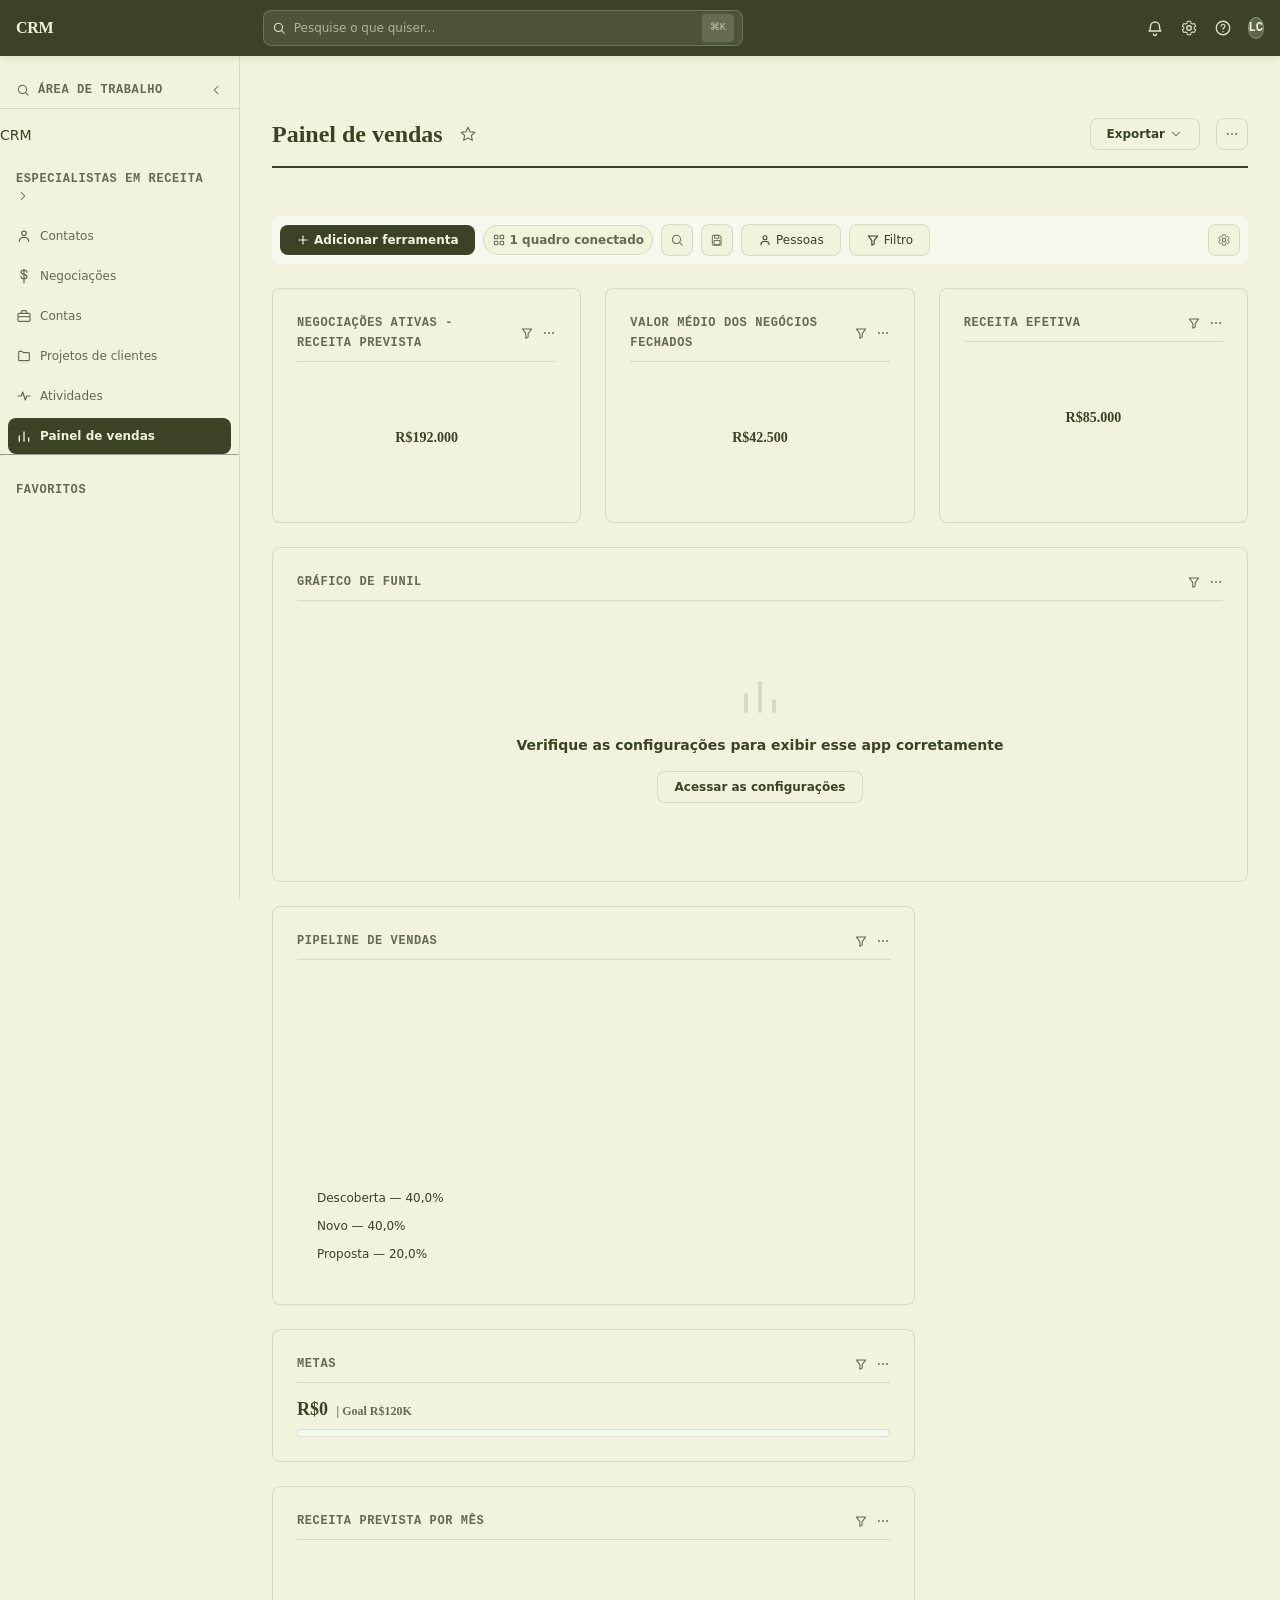
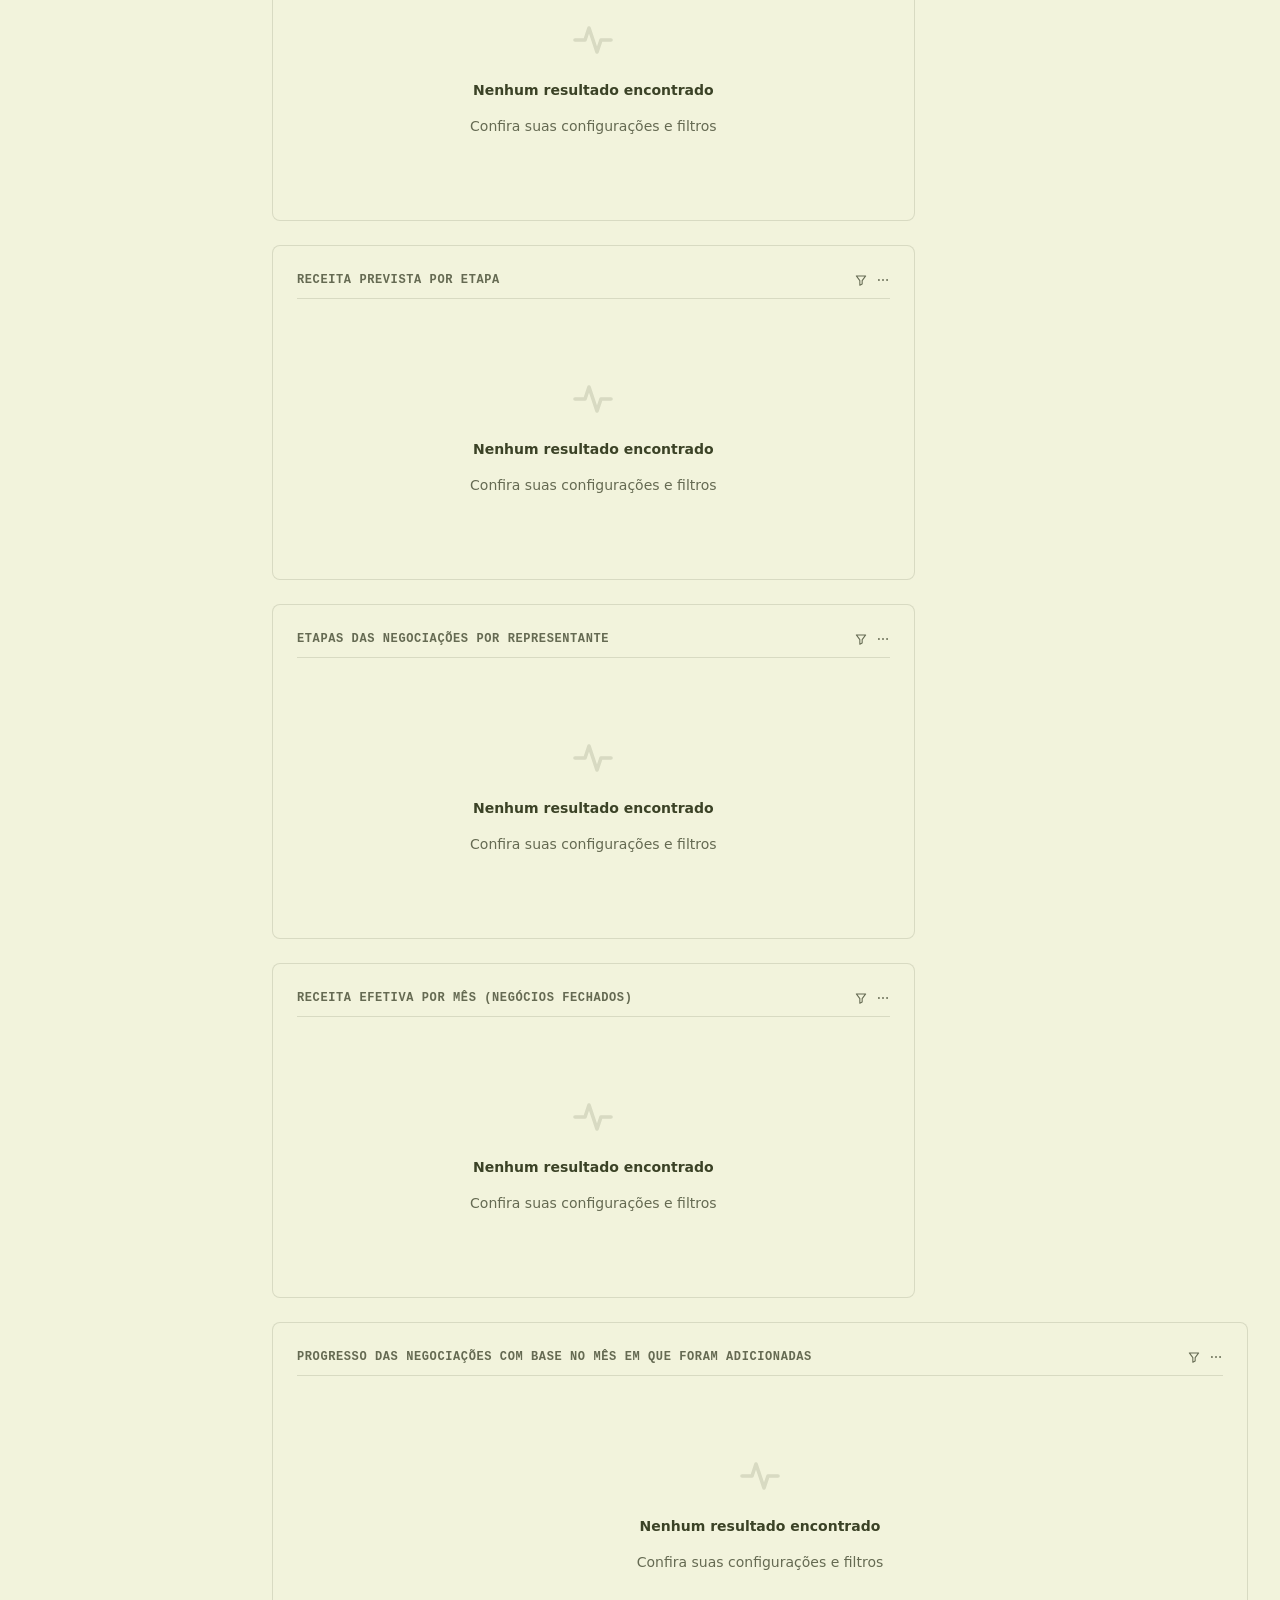
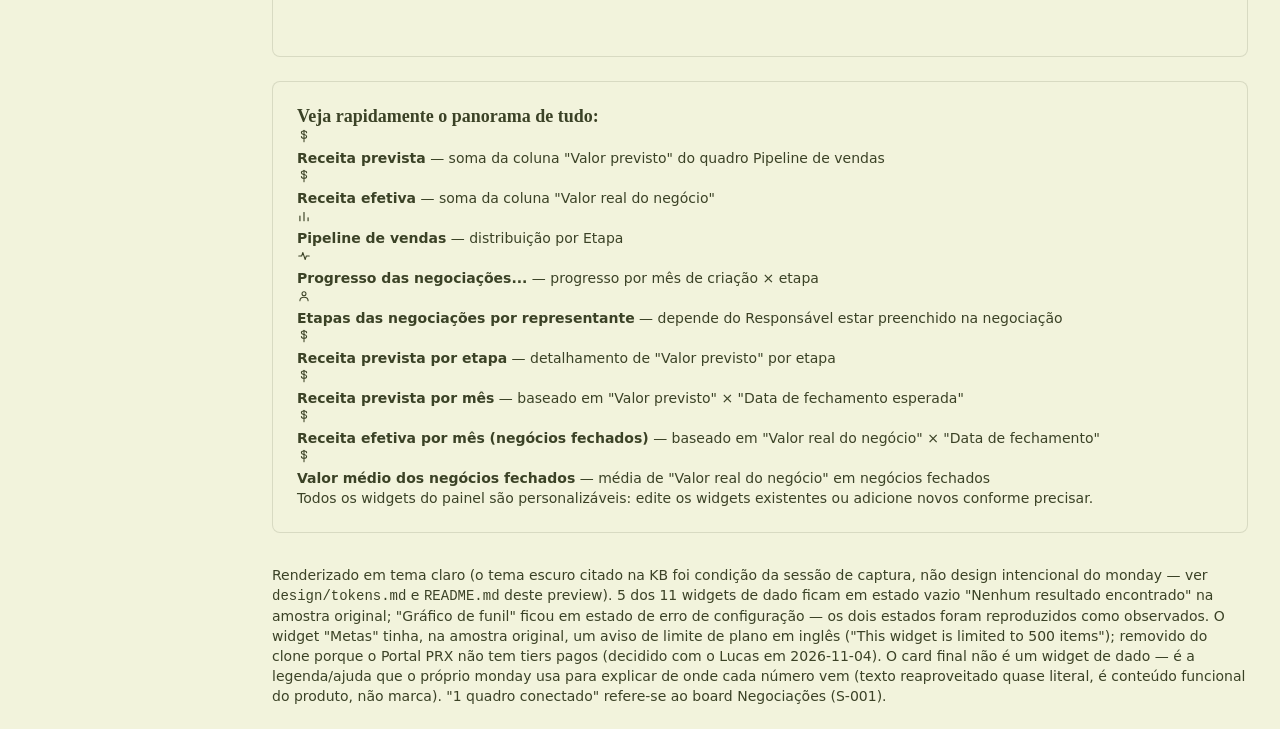
<file: s-007-painel-de-vendas.html>
<!DOCTYPE html>
<html lang="pt-BR">
<head>
<meta charset="UTF-8">
<title>Preview — S-007 Painel de vendas (clone visual do monday)</title>
<meta name="viewport" content="width=device-width, initial-scale=1">
<link rel="preconnect" href="https://fonts.googleapis.com">
<link href="https://fonts.googleapis.com/css2?family=Figtree:wght@300;400;500;600;700&display=swap" rel="stylesheet">
<link rel="stylesheet" href="design-tokens.css">
<link rel="stylesheet" href="components.css">
<link rel="stylesheet" href="responsive.css">
<link rel="stylesheet" href="shell-prx.css">
<link rel="stylesheet" href="painel-de-vendas.css">
</head>
<body>

<div class="preview-banner">
  Preview estático de parity visual · dado 100% fictício · baseado em <code>screens/S-007-painel-de-vendas.md</code> + <code>design/tokens.md</code> ·
  <a href="index.html">← todos os previews</a>
</div>

<svg xmlns="http://www.w3.org/2000/svg" style="display:none">
  <defs>
    <symbol id="icon-search" viewBox="0 0 24 24"><circle cx="11" cy="11" r="7" fill="none" stroke="currentColor" stroke-width="1.8"/><line x1="21" y1="21" x2="16.1" y2="16.1" stroke="currentColor" stroke-width="1.8" stroke-linecap="round"/></symbol>
    <symbol id="icon-chevron-down" viewBox="0 0 24 24"><polyline points="6 9 12 15 18 9" fill="none" stroke="currentColor" stroke-width="1.8" stroke-linecap="round" stroke-linejoin="round"/></symbol>
    <symbol id="icon-chevron-right" viewBox="0 0 24 24"><polyline points="9 6 15 12 9 18" fill="none" stroke="currentColor" stroke-width="1.8" stroke-linecap="round" stroke-linejoin="round"/></symbol>
    <symbol id="icon-bell" viewBox="0 0 24 24"><path d="M6 10a6 6 0 0 1 12 0c0 5 2 6 2 6H4s2-1 2-6" fill="none" stroke="currentColor" stroke-width="1.8" stroke-linecap="round" stroke-linejoin="round"/><path d="M10 20a2 2 0 0 0 4 0" fill="none" stroke="currentColor" stroke-width="1.8" stroke-linecap="round"/></symbol>
    <symbol id="icon-grid" viewBox="0 0 24 24"><rect x="4" y="4" width="6" height="6" rx="1.2" fill="none" stroke="currentColor" stroke-width="1.8"/><rect x="14" y="4" width="6" height="6" rx="1.2" fill="none" stroke="currentColor" stroke-width="1.8"/><rect x="4" y="14" width="6" height="6" rx="1.2" fill="none" stroke="currentColor" stroke-width="1.8"/><rect x="14" y="14" width="6" height="6" rx="1.2" fill="none" stroke="currentColor" stroke-width="1.8"/></symbol>
    <symbol id="icon-settings" viewBox="0 0 24 24"><circle cx="12" cy="12" r="3" fill="none" stroke="currentColor" stroke-width="1.8"/><path d="M19 12a7 7 0 0 0-.1-1.2l2-1.5-2-3.4-2.3.9a7 7 0 0 0-2-1.2L14.2 3h-4.4l-.4 2.6a7 7 0 0 0-2 1.2l-2.3-.9-2 3.4 2 1.5A7 7 0 0 0 5 12c0 .4 0 .8.1 1.2l-2 1.5 2 3.4 2.3-.9a7 7 0 0 0 2 1.2l.4 2.6h4.4l.4-2.6a7 7 0 0 0 2-1.2l2.3.9 2-3.4-2-1.5c.1-.4.1-.8.1-1.2Z" fill="none" stroke="currentColor" stroke-width="1.4" stroke-linejoin="round"/></symbol>
    <symbol id="icon-help" viewBox="0 0 24 24"><circle cx="12" cy="12" r="9" fill="none" stroke="currentColor" stroke-width="1.8"/><path d="M9.5 9.5a2.5 2.5 0 1 1 3.5 2.3c-.8.4-1 .8-1 1.7" fill="none" stroke="currentColor" stroke-width="1.6" stroke-linecap="round"/><circle cx="12" cy="17" r="0.9" fill="currentColor" stroke="none"/></symbol>
    <symbol id="icon-filter" viewBox="0 0 24 24"><polygon points="4 5 20 5 14 13 14 19 10 21 10 13 4 5" fill="none" stroke="currentColor" stroke-width="1.8" stroke-linejoin="round"/></symbol>
    <symbol id="icon-user" viewBox="0 0 24 24"><circle cx="12" cy="8" r="3.4" fill="none" stroke="currentColor" stroke-width="1.8"/><path d="M5 20c0-3.6 3.1-6 7-6s7 2.4 7 6" fill="none" stroke="currentColor" stroke-width="1.8" stroke-linecap="round"/></symbol>
    <symbol id="icon-dots" viewBox="0 0 24 24"><circle cx="5" cy="12" r="1.6" fill="currentColor"/><circle cx="12" cy="12" r="1.6" fill="currentColor"/><circle cx="19" cy="12" r="1.6" fill="currentColor"/></symbol>
    <symbol id="icon-building" viewBox="0 0 24 24"><rect x="5" y="3" width="10" height="18" rx="1" fill="none" stroke="currentColor" stroke-width="1.6"/><line x1="8" y1="7" x2="8" y2="7.01" stroke="currentColor" stroke-width="2.2" stroke-linecap="round"/><line x1="12" y1="7" x2="12" y2="7.01" stroke="currentColor" stroke-width="2.2" stroke-linecap="round"/><line x1="8" y1="11" x2="8" y2="11.01" stroke="currentColor" stroke-width="2.2" stroke-linecap="round"/><line x1="12" y1="11" x2="12" y2="11.01" stroke="currentColor" stroke-width="2.2" stroke-linecap="round"/><path d="M15 21v-6h4v6" fill="none" stroke="currentColor" stroke-width="1.6" stroke-linejoin="round"/></symbol>
    <symbol id="icon-flag" viewBox="0 0 24 24"><line x1="5" y1="3" x2="5" y2="21" stroke="currentColor" stroke-width="1.8" stroke-linecap="round"/><path d="M5 4h13l-3 4 3 4H5" fill="none" stroke="currentColor" stroke-width="1.8" stroke-linejoin="round"/></symbol>
    <symbol id="icon-collapse" viewBox="0 0 24 24"><polyline points="15 6 9 12 15 18" fill="none" stroke="currentColor" stroke-width="1.8" stroke-linecap="round" stroke-linejoin="round"/></symbol>
    <symbol id="icon-info" viewBox="0 0 24 24"><circle cx="12" cy="12" r="9" fill="none" stroke="currentColor" stroke-width="1.6"/><line x1="12" y1="11" x2="12" y2="16" stroke="currentColor" stroke-width="1.8" stroke-linecap="round"/><circle cx="12" cy="8" r="1" fill="currentColor" stroke="none"/></symbol>
    <symbol id="icon-list" viewBox="0 0 24 24"><line x1="5" y1="7" x2="19" y2="7" stroke="currentColor" stroke-width="1.8" stroke-linecap="round"/><line x1="5" y1="12" x2="19" y2="12" stroke="currentColor" stroke-width="1.8" stroke-linecap="round"/><line x1="5" y1="17" x2="13" y2="17" stroke="currentColor" stroke-width="1.8" stroke-linecap="round"/></symbol>
    <symbol id="icon-home" viewBox="0 0 24 24"><path d="M4 11.5 12 4l8 7.5" fill="none" stroke="currentColor" stroke-width="1.8" stroke-linecap="round" stroke-linejoin="round"/><path d="M6 10v9a1 1 0 0 0 1 1h3v-5h4v5h3a1 1 0 0 0 1-1v-9" fill="none" stroke="currentColor" stroke-width="1.8" stroke-linejoin="round"/></symbol>
    <symbol id="icon-dollar" viewBox="0 0 24 24"><line x1="12" y1="2" x2="12" y2="22" stroke="currentColor" stroke-width="1.8" stroke-linecap="round"/><path d="M16.5 6.5c0-1.7-2-3-4.5-3s-4.5 1.2-4.5 3c0 4.2 9 2 9 6.2 0 1.8-2 3.3-4.5 3.3s-4.5-1.5-4.5-3.3" fill="none" stroke="currentColor" stroke-width="1.8" stroke-linecap="round"/></symbol>
    <symbol id="icon-briefcase" viewBox="0 0 24 24"><rect x="3" y="8" width="18" height="12" rx="1.5" fill="none" stroke="currentColor" stroke-width="1.7"/><path d="M8 8V6a2 2 0 0 1 2-2h4a2 2 0 0 1 2 2v2" fill="none" stroke="currentColor" stroke-width="1.7"/><line x1="3" y1="13" x2="21" y2="13" stroke="currentColor" stroke-width="1.7"/></symbol>
    <symbol id="icon-folder" viewBox="0 0 24 24"><path d="M4 6a1 1 0 0 1 1-1h4l2 2h8a1 1 0 0 1 1 1v10a1 1 0 0 1-1 1H5a1 1 0 0 1-1-1Z" fill="none" stroke="currentColor" stroke-width="1.7" stroke-linejoin="round"/></symbol>
    <symbol id="icon-activity" viewBox="0 0 24 24"><polyline points="3 12 8 12 10 6 14 18 16 12 21 12" fill="none" stroke="currentColor" stroke-width="1.8" stroke-linecap="round" stroke-linejoin="round"/></symbol>
    <symbol id="icon-bar-chart" viewBox="0 0 24 24"><line x1="5" y1="20" x2="5" y2="12" stroke="currentColor" stroke-width="2" stroke-linecap="round"/><line x1="12" y1="20" x2="12" y2="6" stroke="currentColor" stroke-width="2" stroke-linecap="round"/><line x1="19" y1="20" x2="19" y2="15" stroke="currentColor" stroke-width="2" stroke-linecap="round"/></symbol>
    <symbol id="icon-plus" viewBox="0 0 24 24"><line x1="12" y1="5" x2="12" y2="19" stroke="currentColor" stroke-width="2" stroke-linecap="round"/><line x1="5" y1="12" x2="19" y2="12" stroke="currentColor" stroke-width="2" stroke-linecap="round"/></symbol>
    <symbol id="icon-star" viewBox="0 0 24 24"><polygon points="12 3 14.7 9 21 9.8 16.5 14 17.7 20.5 12 17.3 6.3 20.5 7.5 14 3 9.8 9.3 9" fill="none" stroke="currentColor" stroke-width="1.5" stroke-linejoin="round"/></symbol>
    <symbol id="icon-save" viewBox="0 0 24 24"><path d="M5 4h11l3 3v13a1 1 0 0 1-1 1H5a1 1 0 0 1-1-1V5a1 1 0 0 1 1-1Z" fill="none" stroke="currentColor" stroke-width="1.6" stroke-linejoin="round"/><rect x="8" y="4" width="7" height="5" fill="none" stroke="currentColor" stroke-width="1.6"/><rect x="7" y="13" width="10" height="7" fill="none" stroke="currentColor" stroke-width="1.6"/></symbol>
  </defs>
</svg>

<div class="app">

  <header class="topbar">
    <span class="wordmark">CRM</span>
    <div class="search">
      <svg class="icon icon-sm"><use href="#icon-search"/></svg>
      <input type="text" placeholder="Pesquise o que quiser..." disabled>
      <kbd>⌘K</kbd>
    </div>
    <div class="actions">
      <svg class="icon"><use href="#icon-bell"/></svg>
      <svg class="icon"><use href="#icon-settings"/></svg>
      <svg class="icon"><use href="#icon-help"/></svg>
      <span class="avatar">LC</span>
    </div>
  </header>

  <aside class="sidebar">
    <div class="ws-header">
      <svg class="icon icon-sm"><use href="#icon-search"/></svg>
      Área de trabalho
      <svg class="icon icon-sm" style="margin-left:auto"><use href="#icon-collapse"/></svg>
    </div>
    <div class="ws-switcher">
      <span>CRM</span>
    </div>
    <div class="section-label">Especialistas em receita <svg class="icon-sm"><use href="#icon-chevron-right"/></svg></div>
    <nav>
      <a class="nav-item" href="s-002-contatos.html"><svg class="icon"><use href="#icon-user"/></svg> Contatos</a>
      <a class="nav-item" href="s-001-negociacoes.html"><svg class="icon"><use href="#icon-dollar"/></svg> Negociações</a>
      <a class="nav-item" href="s-003-contas.html"><svg class="icon"><use href="#icon-briefcase"/></svg> Contas</a>
      <a class="nav-item" href="s-005-projetos-de-clientes.html"><svg class="icon"><use href="#icon-folder"/></svg> Projetos de clientes</a>
      <a class="nav-item" href="s-006-atividades.html"><svg class="icon"><use href="#icon-activity"/></svg> Atividades</a>
      <a class="nav-item active" href="s-007-painel-de-vendas.html"><svg class="icon"><use href="#icon-bar-chart"/></svg> Painel de vendas</a>
    </nav>
    <hr>
    <div class="section-label">Favoritos</div>
  </aside>

  <main class="main">
    <div class="dash-header">
      <h1>Painel de vendas</h1>
      <svg class="icon"><use href="#icon-star"/></svg>
      <div class="spacer"></div>
      <button class="btn-ghost">Exportar <svg class="icon-sm"><use href="#icon-chevron-down"/></svg></button>
      <button class="btn-icon"><svg class="icon-sm"><use href="#icon-dots"/></svg></button>
    </div>

    <div class="toolbar">
      <button class="btn-primary"><svg class="icon-sm"><use href="#icon-plus"/></svg> Adicionar ferramenta</button>
      <span class="source-pill"><svg class="icon-sm"><use href="#icon-grid"/></svg> 1 quadro conectado</span>
      <button class="btn-icon"><svg class="icon-sm"><use href="#icon-search"/></svg></button>
      <button class="btn-icon"><svg class="icon-sm"><use href="#icon-save"/></svg></button>
      <button class="btn-ghost"><svg class="icon-sm"><use href="#icon-user"/></svg> Pessoas</button>
      <button class="btn-ghost"><svg class="icon-sm"><use href="#icon-filter"/></svg> Filtro</button>
      <div class="spacer"></div>
      <button class="btn-icon"><svg class="icon-sm"><use href="#icon-settings"/></svg></button>
    </div>

    <div class="widget-grid">

      <div class="widget w-1-3">
        <div class="widget-header">Negociações ativas - receita prevista<span class="spacer"></span><svg class="icon-sm"><use href="#icon-filter"/></svg><svg class="icon-sm"><use href="#icon-dots"/></svg></div>
        <div class="widget-kpi"><div class="value">R$192.000</div></div>
      </div>

      <div class="widget w-1-3">
        <div class="widget-header">Valor médio dos negócios fechados<span class="spacer"></span><svg class="icon-sm"><use href="#icon-filter"/></svg><svg class="icon-sm"><use href="#icon-dots"/></svg></div>
        <div class="widget-kpi"><div class="value">R$42.500</div></div>
      </div>

      <div class="widget w-1-3">
        <div class="widget-header">Receita efetiva<span class="spacer"></span><svg class="icon-sm"><use href="#icon-filter"/></svg><svg class="icon-sm"><use href="#icon-dots"/></svg></div>
        <div class="widget-kpi"><div class="value">R$85.000</div></div>
      </div>

      <div class="widget w-full">
        <div class="widget-header">Gráfico de funil<span class="spacer"></span><svg class="icon-sm"><use href="#icon-filter"/></svg><svg class="icon-sm"><use href="#icon-dots"/></svg></div>
        <div class="widget-empty">
          <svg class="icon-xl"><use href="#icon-bar-chart"/></svg>
          <div class="title">Verifique as configurações para exibir esse app corretamente</div>
          <button class="btn-ghost">Acessar as configurações</button>
        </div>
      </div>

      <div class="widget w-1-2">
        <div class="widget-header">Pipeline de vendas<span class="spacer"></span><svg class="icon-sm"><use href="#icon-filter"/></svg><svg class="icon-sm"><use href="#icon-dots"/></svg></div>
        <div class="pie-wrap">
          <div class="pie" style="background: conic-gradient(var(--status-blue-mid) 0% 40%, var(--status-indigo) 40% 80%, var(--status-cyan) 80% 100%)"></div>
          <div class="pie-legend">
            <span><span class="dot" style="background:var(--status-blue-mid)"></span>Descoberta — 40,0%</span>
            <span><span class="dot" style="background:var(--status-indigo)"></span>Novo — 40,0%</span>
            <span><span class="dot" style="background:var(--status-cyan)"></span>Proposta — 20,0%</span>
          </div>
        </div>
      </div>

      <div class="widget w-1-2">
        <div class="widget-header">Metas<span class="spacer"></span><svg class="icon-sm"><use href="#icon-filter"/></svg><svg class="icon-sm"><use href="#icon-dots"/></svg></div>
        <div class="goal-value">R$0 <span class="target">| Goal R$120K</span></div>
        <div class="goal-bar"><div class="fill" style="width:0%"></div></div>
      </div>

      <div class="widget w-1-2">
        <div class="widget-header">Receita prevista por mês<span class="spacer"></span><svg class="icon-sm"><use href="#icon-filter"/></svg><svg class="icon-sm"><use href="#icon-dots"/></svg></div>
        <div class="widget-empty">
          <svg class="icon-xl"><use href="#icon-activity"/></svg>
          <div class="title">Nenhum resultado encontrado</div>
          <div class="sub">Confira suas configurações e filtros</div>
        </div>
      </div>

      <div class="widget w-1-2">
        <div class="widget-header">Receita prevista por etapa<span class="spacer"></span><svg class="icon-sm"><use href="#icon-filter"/></svg><svg class="icon-sm"><use href="#icon-dots"/></svg></div>
        <div class="widget-empty">
          <svg class="icon-xl"><use href="#icon-activity"/></svg>
          <div class="title">Nenhum resultado encontrado</div>
          <div class="sub">Confira suas configurações e filtros</div>
        </div>
      </div>

      <div class="widget w-1-2">
        <div class="widget-header">Etapas das negociações por representante<span class="spacer"></span><svg class="icon-sm"><use href="#icon-filter"/></svg><svg class="icon-sm"><use href="#icon-dots"/></svg></div>
        <div class="widget-empty">
          <svg class="icon-xl"><use href="#icon-activity"/></svg>
          <div class="title">Nenhum resultado encontrado</div>
          <div class="sub">Confira suas configurações e filtros</div>
        </div>
      </div>

      <div class="widget w-1-2">
        <div class="widget-header">Receita efetiva por mês (negócios fechados)<span class="spacer"></span><svg class="icon-sm"><use href="#icon-filter"/></svg><svg class="icon-sm"><use href="#icon-dots"/></svg></div>
        <div class="widget-empty">
          <svg class="icon-xl"><use href="#icon-activity"/></svg>
          <div class="title">Nenhum resultado encontrado</div>
          <div class="sub">Confira suas configurações e filtros</div>
        </div>
      </div>

      <div class="widget w-full">
        <div class="widget-header">Progresso das negociações com base no mês em que foram adicionadas<span class="spacer"></span><svg class="icon-sm"><use href="#icon-filter"/></svg><svg class="icon-sm"><use href="#icon-dots"/></svg></div>
        <div class="widget-empty">
          <svg class="icon-xl"><use href="#icon-activity"/></svg>
          <div class="title">Nenhum resultado encontrado</div>
          <div class="sub">Confira suas configurações e filtros</div>
        </div>
      </div>

      <div class="widget w-full help-card">
        <h3>Veja rapidamente o panorama de tudo:</h3>
        <div class="help-list">
          <div class="help-item"><svg class="icon-sm"><use href="#icon-dollar"/></svg><div><b>Receita prevista</b> — soma da coluna "Valor previsto" do quadro Pipeline de vendas</div></div>
          <div class="help-item"><svg class="icon-sm"><use href="#icon-dollar"/></svg><div><b>Receita efetiva</b> — soma da coluna "Valor real do negócio"</div></div>
          <div class="help-item"><svg class="icon-sm"><use href="#icon-bar-chart"/></svg><div><b>Pipeline de vendas</b> — distribuição por Etapa</div></div>
          <div class="help-item"><svg class="icon-sm"><use href="#icon-activity"/></svg><div><b>Progresso das negociações...</b> — progresso por mês de criação × etapa</div></div>
          <div class="help-item"><svg class="icon-sm"><use href="#icon-user"/></svg><div><b>Etapas das negociações por representante</b> — depende do Responsável estar preenchido na negociação</div></div>
          <div class="help-item"><svg class="icon-sm"><use href="#icon-dollar"/></svg><div><b>Receita prevista por etapa</b> — detalhamento de "Valor previsto" por etapa</div></div>
          <div class="help-item"><svg class="icon-sm"><use href="#icon-dollar"/></svg><div><b>Receita prevista por mês</b> — baseado em "Valor previsto" × "Data de fechamento esperada"</div></div>
          <div class="help-item"><svg class="icon-sm"><use href="#icon-dollar"/></svg><div><b>Receita efetiva por mês (negócios fechados)</b> — baseado em "Valor real do negócio" × "Data de fechamento"</div></div>
          <div class="help-item"><svg class="icon-sm"><use href="#icon-dollar"/></svg><div><b>Valor médio dos negócios fechados</b> — média de "Valor real do negócio" em negócios fechados</div></div>
        </div>
        <div class="help-footer">Todos os widgets do painel são personalizáveis: edite os widgets existentes ou adicione novos conforme precisar.</div>
      </div>

    </div>

    <div class="empty-note">
      Renderizado em tema claro (o tema escuro citado na KB foi condição da sessão de captura, não
      design intencional do monday — ver <code>design/tokens.md</code> e <code>README.md</code> deste
      preview). 5 dos 11 widgets de dado ficam em estado vazio "Nenhum resultado encontrado" na amostra
      original; "Gráfico de funil" ficou em estado de erro de configuração — os dois estados foram
      reproduzidos como observados. O widget "Metas" tinha, na amostra original, um aviso de limite
      de plano em inglês ("This widget is limited to 500 items"); removido do clone porque o Portal
      PRX não tem tiers pagos (decidido com o Lucas em 2026-11-04). O card final não é um widget de
      dado — é a legenda/ajuda que o próprio monday usa para explicar
      de onde cada número vem (texto reaproveitado quase literal, é conteúdo funcional do produto, não
      marca). "1 quadro conectado" refere-se ao board Negociações (S-001).
    </div>
  </main>
</div>
</body>
</html>
</file>
<file: design-tokens.css>
/* Portal PRX — Design Tokens
   Paleta: Creme, Oliva, Sálvia, Nevoa, Verde (Guia de Marca PRX set/2026)
   Tipografia: Fraunces (headings), Inter Tight (body), IBM Plex Mono (labels)
   Baseado em prx.css consolidado, adaptado para clone estático
*/

:root {
  /* ─── CORES (Paleta PRX) ─── */
  --creme:       #F2F3DC;        /* Fundo principal, superfícies leves */
  --creme-tint:  #F8F9EE;        /* Fundo secundário, realce suave */
  --nevoa:       #C8CDB4;        /* Elemento neutro, desabilitado */
  --salvia:      #8E9A6B;        /* Sucesso, ok, status positivo */
  --oliva:       #3B4226;        /* Primária, texto principal */
  --texto-2:     #656A52;        /* Texto secundário, rótulos */
  --verde:       #C6DA2E;        /* Alerta, atenção, crítico */

  /* Tons intermediários */
  --oliva-light: #5c6842;        /* Hover states */
  --fio:         rgba(59, 66, 38, 0.14);  /* Borda neutra */

  /* ─── TIPOGRAFIA ─── */
  --display:     "Fraunces", Georgia, serif;     /* Headings */
  --body:        "Inter Tight", system-ui, -apple-system, sans-serif;  /* Body */
  --mono:        "IBM Plex Mono", "Courier New", monospace;  /* Labels, code */

  /* Tamanhos e alturas de linha */
  --s0-size:     12px;
  --s0-lh:       16px;
  --s1-size:     14px;
  --s1-lh:       20px;
  --s2-size:     16px;
  --s2-lh:       24px;
  --s3-size:     18px;
  --s3-lh:       27px;
  --s4-size:     20px;
  --s4-lh:       30px;
  --s5-size:     24px;
  --s5-lh:       36px;

  /* ─── ESPAÇAMENTO ─── */
  --s0:          2px;
  --s1:          4px;
  --s2:          8px;
  --s3:          16px;
  --s4:          24px;
  --s5:          32px;
  --s6:          48px;

  /* ─── BORDER RADIUS ─── */
  --radius-sm:   4px;
  --radius-md:   8px;
  --radius-lg:   12px;
  --radius-pill: 100px;
  --radius-full: 50%;

  /* ─── SOMBRAS ─── */
  --shadow-sm:   0 1px 2px rgba(59, 66, 38, 0.08);
  --shadow-md:   0 2px 8px rgba(59, 66, 38, 0.12);
  --shadow-lg:   0 4px 16px rgba(59, 66, 38, 0.16);
  --shadow-xl:   0 8px 24px rgba(59, 66, 38, 0.20);

  /* ─── Z-INDEX ─── */
  --z-base:      0;
  --z-dropdown:  100;
  --z-sticky:    500;
  --z-fixed:     1000;
  --z-modal:     2000;
  --z-tooltip:   3000;

  /* ─── TRANSIÇÕES ─── */
  --duration-fast:   150ms;
  --duration-normal: 350ms;
  --duration-slow:   500ms;
  --easing:          cubic-bezier(0.4, 0.0, 0.2, 1);

  /* ─── LAYOUT ─── */
  --sidebar-width:   232px;
  --topbar-height:   52px;
  --container-max:   1400px;
}

/* ─── IMPORT DE FONTES ─── */
@import url('https://fonts.googleapis.com/css2?family=Fraunces:wght@400;600;700&display=swap');
@import url('https://fonts.googleapis.com/css2?family=Inter+Tight:wght@400;500;600;700&display=swap');
@import url('https://fonts.googleapis.com/css2?family=IBM+Plex+Mono:wght@400;500;600&display=swap');

/* ─── RESET GLOBAL ─── */
* {
  box-sizing: border-box;
  margin: 0;
  padding: 0;
}

html, body {
  margin: 0;
  padding: 0;
  background: var(--creme);
  color: var(--oliva);
  font-family: var(--body);
  font-size: var(--s1-size);
  line-height: var(--s1-lh);
  font-weight: 400;
  -webkit-font-smoothing: antialiased;
  -moz-osx-font-smoothing: grayscale;
}

a {
  color: inherit;
  text-decoration: none;
  cursor: pointer;
}

button {
  font-family: inherit;
  cursor: pointer;
  border: none;
  background: none;
}

/* ─── TIPOGRAFIA SEMÂNTICA ─── */
h1, h2, h3, h4, h5, h6 {
  font-family: var(--display);
  font-weight: 600;
  line-height: 1.2;
}

h1 { font-size: var(--s5-size); }
h2 { font-size: var(--s4-size); }
h3 { font-size: var(--s3-size); }
h4 { font-size: var(--s2-size); }
h5 { font-size: var(--s1-size); }
h6 { font-size: var(--s0-size); }

/* Labels e texto pequeno */
.label, .rotulo {
  font-family: var(--mono);
  font-size: var(--s0-size);
  letter-spacing: 0.1em;
  text-transform: uppercase;
  color: var(--texto-2);
  font-weight: 500;
}

/* Utilities */
.text-primary { color: var(--oliva); }
.text-secondary { color: var(--texto-2); }
.text-disabled { color: var(--nevoa); }
.text-critical { color: var(--verde); }
.text-success { color: var(--salvia); }

.bg-primary { background: var(--creme); }
.bg-secondary { background: var(--creme-tint); }

.border-default { border-color: var(--fio); }
</file>
<file: components.css>
/* Portal PRX — Component Library
   Componentes reutilizáveis baseados em design-tokens.css
*/

/* ═══════════════════════════════════════════════════════════ */
/* BUTTONS */
/* ═══════════════════════════════════════════════════════════ */

.btn {
  display: inline-flex;
  align-items: center;
  justify-content: center;
  gap: var(--s2);
  padding: var(--s2) var(--s3);
  border-radius: var(--radius-md);
  font-family: var(--body);
  font-size: var(--s1-size);
  font-weight: 600;
  transition: all var(--duration-fast) var(--easing);
  cursor: pointer;
  border: none;
}

.btn-primary {
  background: var(--oliva);
  color: var(--creme);
}

.btn-primary:hover {
  background: var(--oliva-light);
  box-shadow: var(--shadow-md);
}

.btn-primary:active {
  transform: scale(0.98);
}

.btn-secondary {
  background: var(--creme-tint);
  color: var(--oliva);
  border: 1px solid var(--fio);
}

.btn-secondary:hover {
  background: var(--creme);
  border-color: var(--oliva);
}

.btn-ghost {
  background: transparent;
  color: var(--texto-2);
  border: 1px solid var(--fio);
}

.btn-ghost:hover {
  background: var(--creme-tint);
  color: var(--oliva);
}

.btn-success {
  background: var(--salvia);
  color: #fff;
}

.btn-success:hover {
  opacity: 0.9;
}

.btn-danger {
  background: var(--verde);
  color: var(--oliva);
}

.btn-danger:hover {
  opacity: 0.9;
}

.btn-sm {
  padding: var(--s1) var(--s2);
  font-size: var(--s0-size);
}

.btn-lg {
  padding: var(--s3) var(--s4);
  font-size: var(--s2-size);
}

.btn:disabled {
  opacity: 0.5;
  cursor: not-allowed;
  background: var(--nevoa);
  color: var(--creme);
}

/* ═══════════════════════════════════════════════════════════ */
/* CARDS */
/* ═══════════════════════════════════════════════════════════ */

.card {
  background: var(--creme);
  border: 1px solid var(--fio);
  border-radius: var(--radius-md);
  padding: var(--s3);
  transition: all var(--duration-normal) var(--easing);
}

.card:hover {
  box-shadow: var(--shadow-md);
  border-color: var(--oliva);
}

.card-header {
  font-family: var(--display);
  font-size: var(--s2-size);
  font-weight: 600;
  margin-bottom: var(--s2);
  color: var(--oliva);
}

.card-body {
  font-size: var(--s1-size);
  color: var(--texto-2);
  line-height: var(--s1-lh);
}

.card-footer {
  margin-top: var(--s3);
  padding-top: var(--s3);
  border-top: 1px solid var(--fio);
  font-size: var(--s0-size);
  color: var(--texto-2);
}

/* Metric Card */
.metric-card {
  display: flex;
  flex-direction: column;
  gap: var(--s2);
}

.metric-value {
  font-family: var(--display);
  font-size: var(--s5-size);
  font-weight: 700;
  color: var(--oliva);
}

.metric-label {
  font-family: var(--mono);
  font-size: var(--s0-size);
  text-transform: uppercase;
  letter-spacing: 0.1em;
  color: var(--texto-2);
}

/* ═══════════════════════════════════════════════════════════ */
/* AVATARS */
/* ═══════════════════════════════════════════════════════════ */

.avatar {
  display: inline-flex;
  align-items: center;
  justify-content: center;
  border-radius: var(--radius-full);
  font-family: var(--mono);
  font-weight: 600;
  background: var(--nevoa);
  color: var(--oliva);
}

.avatar-md {
  width: 28px;
  height: 28px;
  font-size: 11px;
}

.avatar-sm {
  width: 20px;
  height: 20px;
  font-size: 9px;
}

.avatar-lg {
  width: 40px;
  height: 40px;
  font-size: 14px;
}

/* ═══════════════════════════════════════════════════════════ */
/* BADGES & PILLS */
/* ═══════════════════════════════════════════════════════════ */

.badge {
  display: inline-block;
  padding: var(--s1) var(--s2);
  border-radius: var(--radius-pill);
  font-size: var(--s0-size);
  font-weight: 600;
  white-space: nowrap;
}

.badge-neutral {
  background: var(--creme-tint);
  color: var(--oliva);
  border: 1px solid var(--fio);
}

.badge-primary {
  background: var(--oliva);
  color: var(--creme);
}

.badge-success {
  background: var(--salvia);
  color: #fff;
}

.badge-warning {
  background: var(--verde);
  color: var(--oliva);
}

.badge-danger {
  background: #E74C3C;
  color: #fff;
}

.badge-info {
  background: #3498DB;
  color: #fff;
}

/* Pill (larger badge variant) */
.pill {
  display: inline-flex;
  align-items: center;
  gap: var(--s1);
  padding: var(--s2) var(--s3);
  border-radius: var(--radius-pill);
  font-size: var(--s1-size);
  font-weight: 500;
  white-space: nowrap;
}

.pill-neutral {
  background: var(--creme-tint);
  color: var(--oliva);
}

.pill-primary {
  background: var(--oliva);
  color: var(--creme);
}

.pill-success {
  background: var(--salvia);
  color: #fff;
}

.pill-warning {
  background: var(--verde);
  color: var(--oliva);
}

.pill-danger {
  background: #E74C3C;
  color: #fff;
}

/* Status dot */
.status-dot {
  display: inline-block;
  width: 8px;
  height: 8px;
  border-radius: var(--radius-full);
  background: var(--salvia);
}

.status-dot.active { background: var(--salvia); }
.status-dot.pending { background: var(--verde); }
.status-dot.inactive { background: var(--nevoa); }
.status-dot.error { background: #E74C3C; }

/* ═══════════════════════════════════════════════════════════ */
/* FORMS */
/* ═══════════════════════════════════════════════════════════ */

.form-group {
  display: flex;
  flex-direction: column;
  gap: var(--s2);
  margin-bottom: var(--s4);
}

.form-group label {
  font-family: var(--body);
  font-size: var(--s1-size);
  font-weight: 600;
  color: var(--oliva);
}

.form-group input,
.form-group textarea,
.form-group select {
  font-family: var(--body);
  font-size: var(--s1-size);
  padding: var(--s2) var(--s3);
  border: 1px solid var(--fio);
  border-radius: var(--radius-md);
  color: var(--oliva);
  background: var(--creme);
  transition: all var(--duration-fast) var(--easing);
}

.form-group input:focus,
.form-group textarea:focus,
.form-group select:focus {
  outline: none;
  border-color: var(--oliva);
  box-shadow: 0 0 0 3px rgba(59, 66, 38, 0.1);
}

.form-group input::placeholder {
  color: var(--texto-2);
}

.form-group textarea {
  resize: vertical;
  min-height: 120px;
}

.form-help {
  font-size: var(--s0-size);
  color: var(--texto-2);
  line-height: var(--s0-lh);
}

.form-error {
  font-size: var(--s0-size);
  color: #E74C3C;
  border-left: 3px solid #E74C3C;
  padding-left: var(--s2);
  background: rgba(231, 76, 60, 0.05);
  padding: var(--s2);
  border-radius: var(--radius-md);
  margin-bottom: var(--s3);
}

/* Input variants */
.input-group {
  display: flex;
  align-items: center;
  gap: 0;
  border: 1px solid var(--fio);
  border-radius: var(--radius-md);
  overflow: hidden;
  background: var(--creme);
}

.input-group input {
  flex: 1;
  border: none;
  padding: var(--s2) var(--s3);
}

.input-group button {
  padding: var(--s2) var(--s3);
  background: var(--creme-tint);
  border-left: 1px solid var(--fio);
  color: var(--oliva);
  cursor: pointer;
}

/* ═══════════════════════════════════════════════════════════ */
/* TABLES */
/* ═══════════════════════════════════════════════════════════ */

.table {
  width: 100%;
  border-collapse: collapse;
  font-size: var(--s1-size);
}

.table-dense {
  font-size: var(--s0-size);
}

.table thead th {
  background: var(--creme-tint);
  color: var(--texto-2);
  font-family: var(--mono);
  font-size: var(--s0-size);
  font-weight: 600;
  letter-spacing: 0.05em;
  text-transform: uppercase;
  text-align: left;
  padding: var(--s2) var(--s3);
  border-bottom: 2px solid var(--oliva);
  vertical-align: bottom;
}

.table tbody td {
  padding: var(--s2) var(--s3);
  border-bottom: 1px solid var(--fio);
  color: var(--oliva);
  vertical-align: middle;
}

.table tbody tr:hover td {
  background: var(--creme-tint);
}

.table tbody tr:last-child td {
  border-bottom: 1px solid var(--fio);
}

.table-wrapper {
  overflow-x: auto;
  border: 1px solid var(--fio);
  border-radius: var(--radius-md);
  background: var(--creme);
}

.table-wrapper table {
  margin: 0;
}

/* Table utilities */
.text-right { text-align: right; }
.text-center { text-align: center; }
.text-muted { color: var(--texto-2); }

/* ═══════════════════════════════════════════════════════════ */
/* PROGRESS BARS */
/* ═══════════════════════════════════════════════════════════ */

.progress {
  display: flex;
  align-items: center;
  gap: var(--s2);
  height: 24px;
}

.progress-bar {
  flex: 1;
  height: 8px;
  background: var(--creme-tint);
  border-radius: var(--radius-pill);
  overflow: hidden;
}

.progress-fill {
  display: block;
  height: 100%;
  background: var(--salvia);
  border-radius: var(--radius-pill);
  transition: width var(--duration-normal) var(--easing);
}

.progress-text {
  font-size: var(--s0-size);
  font-weight: 600;
  color: var(--oliva);
  min-width: 40px;
  text-align: right;
}

/* ═══════════════════════════════════════════════════════════ */
/* EMPTY STATES */
/* ═══════════════════════════════════════════════════════════ */

.empty-state {
  display: flex;
  flex-direction: column;
  align-items: center;
  justify-content: center;
  gap: var(--s3);
  padding: var(--s6);
  text-align: center;
  color: var(--texto-2);
  min-height: 300px;
  background: var(--creme-tint);
  border-radius: var(--radius-md);
  border: 1px dashed var(--fio);
}

.empty-state-icon {
  font-size: 48px;
  opacity: 0.6;
}

.empty-state-title {
  font-family: var(--display);
  font-size: var(--s3-size);
  font-weight: 600;
  color: var(--oliva);
}

.empty-state-desc {
  font-size: var(--s1-size);
  color: var(--texto-2);
  max-width: 400px;
  line-height: var(--s1-lh);
}

.empty-state-action {
  margin-top: var(--s2);
}

/* ═══════════════════════════════════════════════════════════ */
/* HEADERS & LAYOUT */
/* ═══════════════════════════════════════════════════════════ */

.header {
  margin-bottom: var(--s4);
  padding-bottom: var(--s3);
  border-bottom: 1px solid var(--fio);
}

.header-line {
  display: flex;
  align-items: baseline;
  justify-content: space-between;
  gap: var(--s3);
}

.header-title {
  font-family: var(--display);
  font-size: var(--s4-size);
  font-weight: 700;
  color: var(--oliva);
}

.header-subtitle {
  font-family: var(--mono);
  font-size: var(--s0-size);
  text-transform: uppercase;
  letter-spacing: 0.1em;
  color: var(--texto-2);
}

.section {
  margin-bottom: var(--s6);
  padding: var(--s4);
  background: var(--creme);
  border-radius: var(--radius-md);
  border: 1px solid var(--fio);
}

.section-title {
  display: flex;
  align-items: center;
  justify-content: space-between;
  margin-bottom: var(--s3);
  padding-bottom: var(--s2);
  border-bottom: 1px solid var(--fio);
}

.section-title h2 {
  font-family: var(--display);
  font-size: var(--s3-size);
  font-weight: 600;
  color: var(--oliva);
  margin: 0;
}

/* ═══════════════════════════════════════════════════════════ */
/* TOOLBAR */
/* ═══════════════════════════════════════════════════════════ */

.toolbar {
  display: flex;
  align-items: center;
  gap: var(--s3);
  margin-bottom: var(--s4);
  padding: var(--s3);
  background: var(--creme-tint);
  border-radius: var(--radius-md);
  flex-wrap: wrap;
}

.toolbar-search {
  flex: 1;
  min-width: 200px;
}

.toolbar-search input {
  width: 100%;
  padding: var(--s2) var(--s3);
  border: 1px solid var(--fio);
  border-radius: var(--radius-md);
  font-size: var(--s1-size);
  color: var(--oliva);
}

.toolbar-filters {
  display: flex;
  gap: var(--s2);
  flex-wrap: wrap;
}

.toolbar-actions {
  display: flex;
  gap: var(--s2);
  margin-left: auto;
}

/* ═══════════════════════════════════════════════════════════ */
/* METRICS GRID */
/* ═══════════════════════════════════════════════════════════ */

.metrics-grid {
  display: grid;
  grid-template-columns: repeat(auto-fit, minmax(200px, 1fr));
  gap: var(--s4);
  margin-bottom: var(--s4);
}

.metric {
  background: var(--creme-tint);
  border: 1px solid var(--fio);
  border-radius: var(--radius-md);
  padding: var(--s3);
  transition: all var(--duration-normal) var(--easing);
}

.metric:hover {
  box-shadow: var(--shadow-md);
  border-color: var(--oliva);
}

/* ═══════════════════════════════════════════════════════════ */
/* LISTS */
/* ═══════════════════════════════════════════════════════════ */

.list-items {
  display: flex;
  flex-direction: column;
  gap: 0;
}

.item {
  display: flex;
  align-items: center;
  gap: var(--s3);
  padding: var(--s3);
  border-bottom: 1px solid var(--fio);
  transition: background-color var(--duration-fast) var(--easing);
}

.item:last-child {
  border-bottom: none;
}

.item:hover {
  background: var(--creme-tint);
}

.item-content {
  flex: 1;
}

.item-label {
  font-size: var(--s1-size);
  color: var(--oliva);
  font-weight: 600;
}

.item-hint {
  font-size: var(--s0-size);
  color: var(--texto-2);
  margin-top: var(--s1);
}

/* ═══════════════════════════════════════════════════════════ */
/* UTILITY CLASSES */
/* ═══════════════════════════════════════════════════════════ */

.visually-hidden {
  position: absolute;
  width: 1px;
  height: 1px;
  padding: 0;
  margin: -1px;
  overflow: hidden;
  clip: rect(0, 0, 0, 0);
  white-space: nowrap;
  border-width: 0;
}

.truncate {
  white-space: nowrap;
  overflow: hidden;
  text-overflow: ellipsis;
}

.flex { display: flex; }
.flex-col { flex-direction: column; }
.flex-between { justify-content: space-between; }
.flex-center { align-items: center; justify-content: center; }
.flex-gap-1 { gap: var(--s1); }
.flex-gap-2 { gap: var(--s2); }
.flex-gap-3 { gap: var(--s3); }

.grid { display: grid; }
.grid-cols-2 { grid-template-columns: repeat(2, 1fr); }
.grid-cols-3 { grid-template-columns: repeat(3, 1fr); }
.grid-gap-2 { gap: var(--s2); }
.grid-gap-3 { gap: var(--s3); }

.m-0 { margin: 0; }
.m-1 { margin: var(--s1); }
.m-2 { margin: var(--s2); }
.m-3 { margin: var(--s3); }
.m-4 { margin: var(--s4); }

.mt-1 { margin-top: var(--s1); }
.mt-2 { margin-top: var(--s2); }
.mt-3 { margin-top: var(--s3); }
.mt-4 { margin-top: var(--s4); }

.mb-1 { margin-bottom: var(--s1); }
.mb-2 { margin-bottom: var(--s2); }
.mb-3 { margin-bottom: var(--s3); }
.mb-4 { margin-bottom: var(--s4); }

.p-0 { padding: 0; }
.p-1 { padding: var(--s1); }
.p-2 { padding: var(--s2); }
.p-3 { padding: var(--s3); }
.p-4 { padding: var(--s4); }

.w-full { width: 100%; }
.w-auto { width: auto; }

.opacity-50 { opacity: 0.5; }
.opacity-75 { opacity: 0.75; }

.hover\:opacity-75:hover { opacity: 0.75; }
.hover\:shadow-md:hover { box-shadow: var(--shadow-md); }

.transition { transition: all var(--duration-normal) var(--easing); }
</file>
<file: responsive.css>
/* Portal PRX — Responsive Design
   Mobile-first approach com 5 breakpoints
   320px (mobile) → 640px (tablet) → 768px (medium) → 900px (desktop) → 1200px (large)
*/

/* ═══════════════════════════════════════════════════════════ */
/* BASE MOBILE (320px+) */
/* ═══════════════════════════════════════════════════════════ */

/* Tudo já é mobile-first nos tokens e componentes */

/* ═══════════════════════════════════════════════════════════ */
/* TABLET (640px+) */
/* ═══════════════════════════════════════════════════════════ */

@media (min-width: 640px) {
  :root {
    --sidebar-width: 240px;
  }

  .metrics-grid {
    grid-template-columns: repeat(2, 1fr);
  }

  .grid-cols-3 {
    grid-template-columns: repeat(2, 1fr);
  }

  .btn-group {
    gap: var(--s2);
  }

  .table-wrapper {
    overflow-x: auto;
  }

  .toolbar {
    flex-wrap: nowrap;
  }

  .toolbar-actions {
    margin-left: auto;
  }
}

/* ═══════════════════════════════════════════════════════════ */
/* MEDIUM (768px+) — Tablet/Small Laptop */
/* ═══════════════════════════════════════════════════════════ */

@media (min-width: 768px) {
  :root {
    --sidebar-width: 232px;
    --topbar-height: 56px;
  }

  html, body {
    font-size: var(--s1-size);
  }

  .section {
    padding: var(--s4);
  }

  .metrics-grid {
    grid-template-columns: repeat(3, 1fr);
  }

  .grid-cols-2 {
    grid-template-columns: repeat(2, 1fr);
  }

  .grid-cols-3 {
    grid-template-columns: repeat(3, 1fr);
  }

  /* Tables on tablets can have scroll */
  .table-wrapper {
    overflow-x: auto;
    -webkit-overflow-scrolling: touch;
  }

  .toolbar {
    flex-wrap: wrap;
  }

  .toolbar-search {
    flex: 1;
    min-width: 300px;
  }

  .header-line {
    flex-direction: row;
    align-items: center;
  }

  .btn-group {
    flex-wrap: nowrap;
  }
}

/* ═══════════════════════════════════════════════════════════ */
/* DESKTOP (900px+) — Standard Desktop */
/* ═══════════════════════════════════════════════════════════ */

@media (min-width: 900px) {
  :root {
    --sidebar-width: 232px;
    --topbar-height: 56px;
  }

  html, body {
    font-size: var(--s1-size);
  }

  .app {
    display: flex;
    min-height: 100vh;
  }

  .topbar {
    position: fixed;
    top: 0;
    left: 0;
    right: 0;
    height: var(--topbar-height);
    z-index: var(--z-fixed);
  }

  .sidebar {
    position: fixed;
    top: var(--topbar-height);
    left: 0;
    width: var(--sidebar-width);
    height: calc(100vh - var(--topbar-height));
    overflow-y: auto;
    z-index: var(--z-sticky);
  }

  .main {
    margin-left: var(--sidebar-width);
    margin-top: var(--topbar-height);
    flex: 1;
    min-width: 0;
    padding: var(--s4) var(--s5);
  }

  .metrics-grid {
    grid-template-columns: repeat(3, 1fr);
    gap: var(--s4);
  }

  .grid-cols-2 {
    grid-template-columns: repeat(2, 1fr);
  }

  .grid-cols-3 {
    grid-template-columns: repeat(3, 1fr);
  }

  .section {
    padding: var(--s4);
    background: var(--creme);
  }

  .table-wrapper {
    overflow-x: visible;
  }

  .table {
    font-size: var(--s1-size);
  }

  .table-dense {
    font-size: var(--s0-size);
  }

  /* Sidebar nav on desktop */
  .sidebar .nav-item {
    padding: var(--s2) var(--s3);
    border-radius: var(--radius-md);
    transition: all var(--duration-fast) var(--easing);
  }

  .sidebar .nav-item:hover {
    background: var(--creme-tint);
  }

  .sidebar .nav-item.active {
    background: var(--oliva);
    color: var(--creme);
  }

  /* Header layout on desktop */
  .header-line {
    flex-direction: row;
    align-items: baseline;
    justify-content: space-between;
  }

  .header-title {
    flex: 1;
  }

  .header-subtitle {
    text-align: right;
  }

  .toolbar {
    flex-wrap: nowrap;
    gap: var(--s3);
  }

  .toolbar-search {
    flex: 1;
    min-width: 400px;
  }

  .toolbar-actions {
    margin-left: auto;
    flex-wrap: nowrap;
  }

  .btn-group {
    gap: var(--s2);
    flex-wrap: nowrap;
  }

  /* Avatar responsiveness */
  .avatar-md {
    width: 32px;
    height: 32px;
    font-size: 12px;
  }

  .avatar-sm {
    width: 24px;
    height: 24px;
    font-size: 10px;
  }
}

/* ═══════════════════════════════════════════════════════════ */
/* LARGE DESKTOP (1200px+) */
/* ═══════════════════════════════════════════════════════════ */

@media (min-width: 1200px) {
  :root {
    --sidebar-width: 240px;
    --container-max: 1400px;
  }

  .container {
    max-width: var(--container-max);
    margin: 0 auto;
  }

  .main {
    padding: var(--s5) var(--s6);
    max-width: var(--container-max);
  }

  .metrics-grid {
    grid-template-columns: repeat(4, 1fr);
  }

  .grid-cols-2 {
    grid-template-columns: repeat(2, 1fr);
  }

  .grid-cols-3 {
    grid-template-columns: repeat(3, 1fr);
  }

  .grid-cols-4 {
    grid-template-columns: repeat(4, 1fr);
  }

  .table {
    font-size: var(--s1-size);
  }

  .toolbar-search {
    max-width: 500px;
  }

  .header-title {
    font-size: var(--s5-size);
  }

  .section {
    padding: var(--s4);
  }
}

/* ═══════════════════════════════════════════════════════════ */
/* TOUCH DEVICE ADJUSTMENTS */
/* ═══════════════════════════════════════════════════════════ */

@media (hover: none) and (pointer: coarse) {
  /* Larger touch targets on mobile */
  .btn {
    min-height: 44px;
    padding: var(--s2) var(--s3);
  }

  .form-group input,
  .form-group textarea,
  .form-group select {
    min-height: 44px;
    padding: var(--s2) var(--s3);
  }

  .table tbody td {
    padding: var(--s3) var(--s2);
  }

  /* Smooth scrolling for overflow */
  .table-wrapper {
    -webkit-overflow-scrolling: touch;
  }

  /* Remove hover effects on touch devices */
  .btn:hover,
  .card:hover,
  .item:hover {
    box-shadow: none;
  }
}

/* ═══════════════════════════════════════════════════════════ */
/* PRINT STYLES */
/* ═══════════════════════════════════════════════════════════ */

@media print {
  .topbar,
  .sidebar,
  .toolbar {
    display: none;
  }

  .main {
    margin: 0;
    padding: 0;
  }

  .table-wrapper {
    overflow-x: visible;
    page-break-inside: avoid;
  }

  body {
    background: #fff;
  }
}

/* ═══════════════════════════════════════════════════════════ */
/* DARK MODE READY (future) */
/* ═══════════════════════════════════════════════════════════ */

@media (prefers-color-scheme: dark) {
  /* Placeholder for dark mode
     Implementar quando o design for aprovado
  */
}

/* ═══════════════════════════════════════════════════════════ */
/* ACCESSIBILITY */
/* ═══════════════════════════════════════════════════════════ */

@media (prefers-reduced-motion: reduce) {
  * {
    animation-duration: 0.01ms !important;
    animation-iteration-count: 1 !important;
    transition-duration: 0.01ms !important;
  }
}

/* High contrast mode support */
@media (prefers-contrast: more) {
  :root {
    --oliva: #1a1d10;
    --texto-2: #333;
    --fio: rgba(0, 0, 0, 0.3);
  }

  .table thead th {
    border-width: 2px;
  }

  .btn,
  .card {
    border-width: 2px;
  }
}

/* Forced colors mode (Windows High Contrast) */
@media (forced-colors: active) {
  .card,
  .btn,
  .table {
    border: 1px solid CanvasText;
  }

  .card:hover {
    outline: 2px solid CanvasText;
  }
}
</file>
<file: shell-prx.css>
/* Portal PRX — Shell Layout Styles
   Topbar, Sidebar, Main, Navigation
   Paleta: Creme, Oliva, Sálvia, Nevoa
*/

/* ═══════════════════════════════════════════════════════════ */
/* APP SHELL — Layout Base */
/* ═══════════════════════════════════════════════════════════ */

.app {
  display: flex;
  min-height: 100vh;
  background: var(--creme);
}

/* ═══════════════════════════════════════════════════════════ */
/* TOPBAR (Fixed Header) */
/* ═══════════════════════════════════════════════════════════ */

.topbar {
  position: fixed;
  top: 0;
  left: 0;
  right: 0;
  height: var(--topbar-height);
  background: var(--oliva);
  color: var(--creme);
  display: flex;
  align-items: center;
  gap: var(--s3);
  padding: 0 var(--s3);
  z-index: var(--z-fixed);
  box-shadow: var(--shadow-md);
}

.topbar .wordmark {
  font-family: var(--display);
  font-size: var(--s2-size);
  font-weight: 700;
  letter-spacing: -0.02em;
  white-space: nowrap;
  color: var(--creme);
}

.topbar .search {
  flex: 1;
  max-width: 480px;
  margin: 0 auto;
  background: rgba(242, 243, 220, 0.1);
  border-radius: var(--radius-md);
  display: flex;
  align-items: center;
  gap: var(--s2);
  padding: 0 var(--s2);
  height: 36px;
  color: rgba(242, 243, 220, 0.8);
  border: 1px solid rgba(242, 243, 220, 0.2);
}

.topbar .search input {
  background: transparent;
  border: none;
  outline: none;
  color: var(--creme);
  font-family: var(--body);
  font-size: var(--s0-size);
  width: 100%;
}

.topbar .search input::placeholder {
  color: rgba(242, 243, 220, 0.6);
}

.topbar .search kbd {
  font-family: var(--mono);
  font-size: 10px;
  background: rgba(242, 243, 220, 0.15);
  border-radius: var(--radius-sm);
  padding: var(--s1) var(--s2);
  color: rgba(242, 243, 220, 0.7);
}

.topbar .actions {
  display: flex;
  align-items: center;
  gap: var(--s3);
  margin-left: auto;
}

.topbar .icon {
  color: rgba(242, 243, 220, 0.9);
  cursor: pointer;
  transition: opacity var(--duration-fast) var(--easing);
}

.topbar .icon:hover {
  opacity: 0.7;
}

.topbar .avatar {
  background: rgba(242, 243, 220, 0.2);
  color: var(--creme);
  border: 1px solid rgba(242, 243, 220, 0.3);
  font-size: 12px;
}

/* ═══════════════════════════════════════════════════════════ */
/* SIDEBAR (Fixed Left Navigation) */
/* ═══════════════════════════════════════════════════════════ */

.sidebar {
  position: fixed;
  top: var(--topbar-height);
  bottom: 0;
  left: 0;
  width: var(--sidebar-width);
  background: var(--creme);
  border-right: 1px solid var(--fio);
  overflow-y: auto;
  padding: var(--s3) 0;
  z-index: var(--z-sticky);
}

.sidebar .ws-header {
  display: flex;
  align-items: center;
  justify-content: space-between;
  gap: var(--s2);
  padding: var(--s2) var(--s3);
  color: var(--texto-2);
  font-family: var(--mono);
  font-size: var(--s0-size);
  font-weight: 600;
  text-transform: uppercase;
  letter-spacing: 0.05em;
  margin-bottom: var(--s3);
  border-bottom: 1px solid var(--fio);
}

.sidebar .section-label {
  padding: var(--s2) var(--s3);
  font-family: var(--mono);
  font-size: var(--s0-size);
  font-weight: 600;
  text-transform: uppercase;
  letter-spacing: 0.05em;
  color: var(--texto-2);
  margin-top: var(--s3);
}

.sidebar nav {
  display: flex;
  flex-direction: column;
  gap: var(--s1);
  padding: 0 var(--s2);
}

.sidebar .nav-item {
  display: flex;
  align-items: center;
  gap: var(--s2);
  padding: var(--s2) var(--s2);
  border-radius: var(--radius-md);
  color: var(--texto-2);
  font-size: var(--s0-size);
  font-weight: 500;
  text-decoration: none;
  cursor: pointer;
  transition: all var(--duration-fast) var(--easing);
  white-space: nowrap;
}

.sidebar .nav-item .icon {
  flex: none;
  width: 16px;
  height: 16px;
  color: var(--texto-2);
}

.sidebar .nav-item:hover {
  background: var(--creme-tint);
  color: var(--oliva);
}

.sidebar .nav-item:hover .icon {
  color: var(--oliva);
}

.sidebar .nav-item.active {
  background: var(--oliva);
  color: var(--creme);
  font-weight: 600;
}

.sidebar .nav-item.active .icon {
  color: var(--creme);
}

/* ═══════════════════════════════════════════════════════════ */
/* MAIN CONTENT */
/* ═══════════════════════════════════════════════════════════ */

.main {
  margin-left: var(--sidebar-width);
  margin-top: var(--topbar-height);
  flex: 1;
  min-width: 0;
  padding: var(--s4) var(--s5);
  background: var(--creme);
}

/* ═══════════════════════════════════════════════════════════ */
/* PAGE HEADER */
/* ═══════════════════════════════════════════════════════════ */

.header {
  margin-bottom: var(--s6);
  padding-bottom: var(--s3);
  border-bottom: 2px solid var(--oliva);
}

.header-line {
  display: flex;
  align-items: flex-end;
  justify-content: space-between;
  gap: var(--s4);
}

.header h1 {
  font-family: var(--display);
  font-size: var(--s5-size);
  font-weight: 700;
  color: var(--oliva);
  margin: var(--s1) 0 0 0;
}

.header .label {
  font-family: var(--mono);
  font-size: var(--s0-size);
  text-transform: uppercase;
  letter-spacing: 0.1em;
  color: var(--texto-2);
}

/* ═══════════════════════════════════════════════════════════ */
/* SECTIONS */
/* ═══════════════════════════════════════════════════════════ */

.section {
  background: var(--creme);
  border: 1px solid var(--fio);
  border-radius: var(--radius-md);
  padding: var(--s4);
  margin-bottom: var(--s5);
  transition: all var(--duration-normal) var(--easing);
}

.section:hover {
  box-shadow: var(--shadow-md);
}

.section-title {
  display: flex;
  align-items: center;
  justify-content: space-between;
  margin-bottom: var(--s3);
  padding-bottom: var(--s2);
  border-bottom: 1px solid var(--fio);
}

.section-title h2 {
  font-family: var(--display);
  font-size: var(--s3-size);
  font-weight: 600;
  color: var(--oliva);
  margin: 0;
}

.section-title .label {
  font-family: var(--mono);
  font-size: var(--s0-size);
  text-transform: uppercase;
  letter-spacing: 0.05em;
  color: var(--texto-2);
  white-space: nowrap;
}

/* ═══════════════════════════════════════════════════════════ */
/* PREVIEW BANNER */
/* ═══════════════════════════════════════════════════════════ */

.preview-banner {
  background: #fff6db;
  border-bottom: 1px solid #e8d48a;
  color: #6b5a12;
  font-size: var(--s0-size);
  padding: var(--s2) var(--s3);
  text-align: center;
}

.preview-banner a {
  color: #6b5a12;
  text-decoration: underline;
}

.preview-banner code {
  background: rgba(107, 90, 18, 0.1);
  padding: var(--s1) var(--s2);
  border-radius: var(--radius-sm);
  font-family: var(--mono);
}

/* ═══════════════════════════════════════════════════════════ */
/* RESPONSIVE ADJUSTMENTS */
/* ═══════════════════════════════════════════════════════════ */

@media (max-width: 768px) {
  .sidebar {
    position: fixed;
    bottom: 0;
    left: 0;
    right: 0;
    top: auto;
    height: 60px;
    width: 100%;
    border-right: none;
    border-top: 1px solid var(--fio);
    display: flex;
    align-items: center;
    padding: 0 var(--s3);
    overflow-x: auto;
    overflow-y: hidden;
  }

  .sidebar .ws-header {
    display: none;
  }

  .sidebar .section-label {
    display: none;
  }

  .sidebar nav {
    flex-direction: row;
    gap: 0;
  }

  .sidebar .nav-item {
    white-space: nowrap;
    padding: var(--s2) var(--s2);
  }

  .main {
    margin-left: 0;
    margin-bottom: 60px;
    padding: var(--s3) var(--s3);
  }

  .header {
    margin-bottom: var(--s4);
  }

  .header h1 {
    font-size: var(--s3-size);
  }

  .section {
    padding: var(--s3);
  }
}

@media (max-width: 640px) {
  :root {
    --sidebar-width: 200px;
  }

  .topbar {
    gap: var(--s2);
    padding: 0 var(--s2);
  }

  .topbar .wordmark {
    font-size: var(--s1-size);
  }

  .topbar .search {
    display: none;
  }

  .topbar .actions {
    gap: var(--s2);
  }

  .main {
    padding: var(--s3);
  }

  .header {
    margin-bottom: var(--s3);
    padding-bottom: var(--s2);
  }

  .header h1 {
    font-size: var(--s2-size);
  }

  .header-line {
    flex-direction: column;
    align-items: flex-start;
    gap: var(--s1);
  }

  .section {
    padding: var(--s2);
    margin-bottom: var(--s3);
  }

  .section-title {
    flex-direction: column;
    align-items: flex-start;
    gap: var(--s1);
  }

  .section-title h2 {
    font-size: var(--s2-size);
  }
}
</file>
<file: negociacoes.css>
/* Portal PRX — Negociações (S-001)
   Tabelas densas, pills, status indicators
   Paleta: Oliva, Sálvia, Verde, Nevoa
*/

/* ═══════════════════════════════════════════════════════════ */
/* VIEW TABS */
/* ═══════════════════════════════════════════════════════════ */

.view-tabs {
  display: flex;
  align-items: center;
  gap: var(--s4);
  border-bottom: 2px solid var(--fio);
  margin-bottom: var(--s4);
  padding: 0;
}

.view-tabs .tab {
  padding: var(--s2) 0;
  font-size: var(--s0-size);
  font-weight: 600;
  color: var(--texto-2);
  border-bottom: 3px solid transparent;
  margin-bottom: -2px;
  cursor: pointer;
  transition: all var(--duration-fast) var(--easing);
  text-transform: uppercase;
  letter-spacing: 0.05em;
}

.view-tabs .tab:hover {
  color: var(--oliva);
}

.view-tabs .tab.active {
  color: var(--oliva);
  border-bottom-color: var(--oliva);
  font-weight: 700;
}

.view-tabs .tab-add {
  color: var(--texto-2);
  display: flex;
  align-items: center;
  padding: var(--s2) 0;
  cursor: pointer;
  margin-left: auto;
}

/* ═══════════════════════════════════════════════════════════ */
/* TOOLBAR */
/* ═══════════════════════════════════════════════════════════ */

.toolbar {
  display: flex;
  align-items: center;
  gap: var(--s2);
  margin-bottom: var(--s4);
  padding: var(--s2);
  background: var(--creme-tint);
  border-radius: var(--radius-md);
  flex-wrap: wrap;
}

.toolbar .btn-primary {
  background: var(--oliva);
  color: var(--creme);
  border: none;
  border-radius: var(--radius-md);
  padding: var(--s2) var(--s3);
  font-size: var(--s0-size);
  font-weight: 600;
  display: flex;
  align-items: center;
  gap: var(--s1);
  cursor: pointer;
  transition: all var(--duration-fast) var(--easing);
  font-family: var(--body);
}

.toolbar .btn-primary:hover {
  background: var(--oliva-light);
  box-shadow: var(--shadow-md);
}

.toolbar .btn-ghost {
  background: var(--creme);
  border: 1px solid var(--fio);
  border-radius: var(--radius-md);
  padding: var(--s2) var(--s3);
  font-size: var(--s0-size);
  color: var(--oliva);
  display: flex;
  align-items: center;
  gap: var(--s1);
  cursor: pointer;
  transition: all var(--duration-fast) var(--easing);
  font-family: var(--body);
}

.toolbar .btn-ghost:hover {
  background: var(--creme-tint);
  border-color: var(--oliva);
}

.toolbar .btn-icon {
  background: var(--creme);
  border: 1px solid var(--fio);
  border-radius: var(--radius-md);
  width: 32px;
  height: 32px;
  display: flex;
  align-items: center;
  justify-content: center;
  color: var(--texto-2);
  cursor: pointer;
  transition: all var(--duration-fast) var(--easing);
}

.toolbar .btn-icon:hover {
  border-color: var(--oliva);
  color: var(--oliva);
}

.toolbar .spacer {
  flex: 1;
}

.toolbar .collapse {
  color: var(--texto-2);
  cursor: pointer;
}

/* ═══════════════════════════════════════════════════════════ */
/* TABLE STRUCTURE */
/* ═══════════════════════════════════════════════════════════ */

.board-table-wrap {
  overflow-x: auto;
  border: 1px solid var(--fio);
  border-radius: var(--radius-md);
  background: var(--creme);
}

.board-table {
  width: 100%;
  border-collapse: collapse;
  font-size: var(--s0-size);
}

.board-table.wide {
  width: max-content;
  min-width: 100%;
}

.board-table thead th {
  background: var(--creme-tint);
  color: var(--texto-2);
  font-family: var(--mono);
  font-size: var(--s0-size);
  font-weight: 600;
  letter-spacing: 0.05em;
  text-align: left;
  padding: var(--s2) var(--s3);
  border-bottom: 2px solid var(--oliva);
  vertical-align: bottom;
  white-space: nowrap;
}

.board-table thead .th-inner {
  display: flex;
  align-items: center;
  gap: var(--s1);
}

/* ═══════════════════════════════════════════════════════════ */
/* TABLE ROWS — Groups & Items */
/* ═══════════════════════════════════════════════════════════ */

.board-table .group-row td {
  padding: var(--s2) var(--s3);
  border: none;
  background: var(--creme-tint);
  border-top: 1px solid var(--fio);
  border-bottom: 1px solid var(--fio);
}

.board-table .group-bar {
  display: flex;
  align-items: center;
  gap: var(--s2);
  font-weight: 700;
  font-size: var(--s0-size);
  padding: 0;
  color: var(--oliva);
  text-transform: uppercase;
  letter-spacing: 0.05em;
}

.board-table .group-bar .bar {
  width: 4px;
  height: 14px;
  border-radius: 2px;
  display: inline-block;
  background: var(--oliva);
}

.board-table .group-bar.blue .bar {
  background: var(--salvia);
}

.board-table .group-bar.green .bar {
  background: var(--salvia);
}

.board-table .group-bar.red .bar {
  background: var(--verde);
}

.board-table .group-count {
  color: var(--texto-2);
  font-weight: 400;
  font-size: var(--s0-size);
  margin-left: auto;
}

.board-table .item-row {
  background: var(--creme);
  border: none;
}

.board-table .item-row td {
  padding: var(--s2) var(--s3);
  border-bottom: 1px solid var(--fio);
  font-size: var(--s0-size);
  vertical-align: middle;
  color: var(--oliva);
}

.board-table .item-row:hover td {
  background: var(--creme-tint);
}

.board-table .total-row td {
  padding: var(--s2) var(--s3);
  font-weight: 700;
  font-size: var(--s0-size);
  color: var(--oliva);
  border-bottom: 2px solid var(--oliva);
  background: var(--creme-tint);
  text-transform: uppercase;
  letter-spacing: 0.05em;
}

.board-table .total-row td {
  padding: var(--s2) var(--s3);
  font-weight: 700;
  font-size: var(--s0-size);
  color: var(--oliva);
  border-bottom: 2px solid var(--oliva);
  background: var(--creme-tint);
  text-transform: uppercase;
  letter-spacing: 0.05em;
}

.board-table .group-footer-add {
  padding: var(--s2) var(--s3);
  color: var(--texto-2);
  font-size: var(--s0-size);
  background: var(--creme-tint);
  cursor: pointer;
  transition: background var(--duration-fast) var(--easing);
}

.board-table .group-footer-add:hover {
  background: var(--creme);
  color: var(--oliva);
}

/* ═══════════════════════════════════════════════════════════ */
/* CELL CONTENT */
/* ═══════════════════════════════════════════════════════════ */

.cell-name {
  display: flex;
  align-items: center;
  gap: var(--s2);
  white-space: nowrap;
}

.cell-name .checkbox {
  width: 16px;
  height: 16px;
  border: 1.5px solid var(--fio);
  border-radius: var(--radius-sm);
  flex: none;
  cursor: pointer;
  background: var(--creme);
}

.cell-name .subitem-count {
  color: var(--texto-2);
  font-size: var(--s0-size);
  display: inline-flex;
  align-items: center;
  gap: var(--s1);
}

.cell-name .row-list-icon {
  color: var(--texto-2);
  opacity: 0.6;
  margin-left: auto;
}

/* ═══════════════════════════════════════════════════════════ */
/* TIMELINE BAR */
/* ═══════════════════════════════════════════════════════════ */

.timeline-bar {
  height: 6px;
  border-radius: 3px;
  background: var(--creme-tint);
  overflow: hidden;
  border: 1px solid var(--fio);
}

.timeline-bar .fill {
  height: 100%;
  background: var(--salvia);
  border-radius: 3px;
}

/* ═══════════════════════════════════════════════════════════ */
/* PILLS (Status, Categories) */
/* ═══════════════════════════════════════════════════════════ */

.pill {
  display: inline-block;
  padding: var(--s1) var(--s2);
  border-radius: var(--radius-pill);
  color: #fff;
  font-size: var(--s0-size);
  font-weight: 600;
  white-space: nowrap;
  font-family: var(--body);
}

/* Etapas do funil — Cores PRX */
.pill.descoberta {
  background: var(--oliva);
  color: var(--creme);
}

.pill.proposta {
  background: var(--salvia);
  color: #fff;
}

.pill.novo {
  background: var(--verde);
  color: var(--oliva);
}

/* Categorias de previsão — Tons de oliva */
.pill.melhor-cenario {
  background: var(--salvia);
  color: #fff;
}

.pill.comprometido {
  background: var(--oliva);
  color: var(--creme);
}

.pill.pipeline {
  background: var(--nevoa);
  color: var(--oliva);
}

.pill.on-green {
  background: var(--verde);
  color: var(--oliva);
}

.avatar-empty {
  width: 24px;
  height: 24px;
  border-radius: 50%;
  border: 1.5px dashed var(--fio);
  display: inline-block;
  flex: none;
}

/* ═══════════════════════════════════════════════════════════ */
/* AVATARS */
/* ═══════════════════════════════════════════════════════════ */

.avatar-empty {
  width: 24px;
  height: 24px;
  border-radius: 50%;
  border: 1.5px dashed var(--fio);
  display: inline-block;
  flex: none;
}

.avatar-filled {
  width: 24px;
  height: 24px;
  border-radius: 50%;
  display: flex;
  align-items: center;
  justify-content: center;
  font-size: 10px;
  font-weight: 600;
  color: var(--creme);
  background: var(--salvia);
  flex: none;
}

/* ═══════════════════════════════════════════════════════════ */
/* ICON SIZES */
/* ═══════════════════════════════════════════════════════════ */

.icon {
  width: 18px;
  height: 18px;
  flex: none;
  color: currentColor;
}

.icon-sm {
  width: 14px;
  height: 14px;
  flex: none;
  color: currentColor;
}

/* ═══════════════════════════════════════════════════════════ */
/* FOOTER ELEMENTS */
/* ═══════════════════════════════════════════════════════════ */

.board-footer {
  display: flex;
  align-items: center;
  gap: var(--s2);
  color: var(--texto-2);
  font-size: var(--s0-size);
  margin-top: var(--s3);
  padding: var(--s2) var(--s3);
  cursor: pointer;
  transition: color var(--duration-fast) var(--easing);
}

.board-footer:hover {
  color: var(--oliva);
}

.empty-note {
  margin-top: var(--s4);
  font-size: var(--s0-size);
  color: var(--texto-2);
  background: var(--creme-tint);
  border: 1px dashed var(--fio);
  border-radius: var(--radius-md);
  padding: var(--s3);
  line-height: 1.6;
}

.empty-note code {
  background: var(--creme);
  padding: var(--s1) var(--s2);
  border-radius: var(--radius-sm);
  font-family: var(--mono);
  color: var(--oliva);
  border: 1px solid var(--fio);
}

/* ═══════════════════════════════════════════════════════════ */
/* RESPONSIVE */
/* ═══════════════════════════════════════════════════════════ */

@media (max-width: 768px) {
  .view-tabs {
    gap: var(--s2);
    overflow-x: auto;
    -webkit-overflow-scrolling: touch;
  }

  .toolbar {
    flex-direction: column;
    align-items: flex-start;
  }

  .toolbar .spacer {
    display: none;
  }

  .board-table {
    font-size: 11px;
  }

  .board-table thead th {
    padding: var(--s1) var(--s2);
  }

  .board-table tbody td {
    padding: var(--s1) var(--s2);
  }
}
</file>
<file: contatos.css>
/* Portal PRX — Contatos (S-002)
   Tabelas com contatos, chips de empresa/negociação, checkboxes
   Paleta: Oliva, Sálvia, Verde, Nevoa
*/

/* ═══════════════════════════════════════════════════════════ */
/* VIEW TABS */
/* ═══════════════════════════════════════════════════════════ */

.view-tabs {
  display: flex;
  align-items: center;
  gap: var(--s4);
  border-bottom: 2px solid var(--fio);
  margin-bottom: var(--s4);
  padding: 0;
}

.view-tabs .tab {
  padding: var(--s2) 0;
  font-size: var(--s0-size);
  font-weight: 600;
  color: var(--texto-2);
  border-bottom: 3px solid transparent;
  margin-bottom: -2px;
  cursor: pointer;
  transition: all var(--duration-fast) var(--easing);
  text-transform: uppercase;
  letter-spacing: 0.05em;
}

.view-tabs .tab:hover {
  color: var(--oliva);
}

.view-tabs .tab.active {
  color: var(--oliva);
  border-bottom-color: var(--oliva);
  font-weight: 700;
}

.view-tabs .tab-add {
  color: var(--texto-2);
  display: flex;
  align-items: center;
  padding: var(--s2) 0;
  cursor: pointer;
  margin-left: auto;
}

/* ═══════════════════════════════════════════════════════════ */
/* TOOLBAR */
/* ═══════════════════════════════════════════════════════════ */

.toolbar {
  display: flex;
  align-items: center;
  gap: var(--s2);
  margin-bottom: var(--s4);
  padding: var(--s2);
  background: var(--creme-tint);
  border-radius: var(--radius-md);
  flex-wrap: wrap;
}

.toolbar .btn-primary {
  background: var(--oliva);
  color: var(--creme);
  border: none;
  border-radius: var(--radius-md);
  padding: var(--s2) var(--s3);
  font-size: var(--s0-size);
  font-weight: 600;
  display: flex;
  align-items: center;
  gap: var(--s1);
  cursor: pointer;
  transition: all var(--duration-fast) var(--easing);
  font-family: var(--body);
}

.toolbar .btn-primary:hover {
  background: var(--oliva-light);
  box-shadow: var(--shadow-md);
}

.toolbar .btn-ghost {
  background: var(--creme);
  border: 1px solid var(--fio);
  border-radius: var(--radius-md);
  padding: var(--s2) var(--s3);
  font-size: var(--s0-size);
  color: var(--oliva);
  display: flex;
  align-items: center;
  gap: var(--s1);
  cursor: pointer;
  transition: all var(--duration-fast) var(--easing);
  font-family: var(--body);
}

.toolbar .btn-ghost:hover {
  background: var(--creme-tint);
  border-color: var(--oliva);
}

.toolbar .btn-icon {
  background: var(--creme);
  border: 1px solid var(--fio);
  border-radius: var(--radius-md);
  width: 32px;
  height: 32px;
  display: flex;
  align-items: center;
  justify-content: center;
  color: var(--texto-2);
  cursor: pointer;
  transition: all var(--duration-fast) var(--easing);
}

.toolbar .btn-icon:hover {
  border-color: var(--oliva);
  color: var(--oliva);
}

.toolbar .spacer {
  flex: 1;
}

/* ═══════════════════════════════════════════════════════════ */
/* TABLE STRUCTURE */
/* ═══════════════════════════════════════════════════════════ */

.board-table-wrap {
  overflow-x: auto;
  border: 1px solid var(--fio);
  border-radius: var(--radius-md);
  background: var(--creme);
  -webkit-overflow-scrolling: touch;
}

.board-table {
  width: 100%;
  border-collapse: collapse;
  font-size: var(--s0-size);
}

.board-table.wide {
  width: max-content;
  min-width: 100%;
}

.board-table thead th {
  background: var(--creme-tint);
  color: var(--texto-2);
  font-family: var(--mono);
  font-size: var(--s0-size);
  font-weight: 600;
  letter-spacing: 0.05em;
  text-align: left;
  padding: var(--s2) var(--s3);
  border-bottom: 2px solid var(--oliva);
  vertical-align: bottom;
  white-space: nowrap;
}

.board-table thead .th-inner {
  display: flex;
  align-items: center;
  gap: var(--s1);
}

/* ═══════════════════════════════════════════════════════════ */
/* TABLE ROWS — Groups & Items */
/* ═══════════════════════════════════════════════════════════ */

.board-table .group-row td {
  padding: var(--s2) var(--s3);
  border: none;
  background: var(--creme-tint);
  border-top: 1px solid var(--fio);
  border-bottom: 1px solid var(--fio);
}

.board-table .group-bar {
  display: flex;
  align-items: center;
  gap: var(--s2);
  font-weight: 700;
  font-size: var(--s0-size);
  padding: 0;
  color: var(--oliva);
  text-transform: uppercase;
  letter-spacing: 0.05em;
}

.board-table .group-bar .bar {
  width: 4px;
  height: 14px;
  border-radius: 2px;
  display: inline-block;
  background: var(--oliva);
}

.board-table .group-bar.blue .bar {
  background: var(--salvia);
}

.board-table .group-bar.red .bar {
  background: var(--verde);
}

.board-table .group-count {
  color: var(--texto-2);
  font-weight: 400;
  font-size: var(--s0-size);
  margin-left: auto;
}

.board-table .item-row {
  background: var(--creme);
  border: none;
}

.board-table .item-row td {
  padding: var(--s2) var(--s3);
  border-bottom: 1px solid var(--fio);
  font-size: var(--s0-size);
  vertical-align: middle;
  color: var(--oliva);
}

.board-table .item-row:hover td {
  background: var(--creme-tint);
}

.board-table .group-footer-add {
  padding: var(--s2) var(--s3);
  color: var(--texto-2);
  font-size: var(--s0-size);
  background: var(--creme-tint);
  cursor: pointer;
  transition: background var(--duration-fast) var(--easing);
}

.board-table .group-footer-add:hover {
  background: var(--creme);
  color: var(--oliva);
}

.board-table .placeholder-row td {
  padding: var(--s2) var(--s3);
  color: var(--texto-2);
  font-size: var(--s0-size);
  background: var(--creme-tint);
}

/* ═══════════════════════════════════════════════════════════ */
/* CELL CONTENT */
/* ═══════════════════════════════════════════════════════════ */

.cell-name {
  display: flex;
  align-items: center;
  gap: var(--s2);
  white-space: nowrap;
}

.cell-name .checkbox {
  width: 16px;
  height: 16px;
  border: 1.5px solid var(--fio);
  border-radius: var(--radius-sm);
  flex: none;
  cursor: pointer;
  background: var(--creme);
}

.cell-name .row-list-icon {
  color: var(--texto-2);
  opacity: 0.6;
  margin-left: auto;
}

/* ═══════════════════════════════════════════════════════════ */
/* CHIPS (Company, Negotiation) */
/* ═══════════════════════════════════════════════════════════ */

.chip {
  display: inline-flex;
  align-items: center;
  gap: var(--s1);
  padding: var(--s1) var(--s2);
  border-radius: var(--radius-pill);
  background: var(--creme-tint);
  color: var(--oliva);
  font-size: var(--s0-size);
  font-weight: 600;
  border: 1px solid var(--fio);
  white-space: nowrap;
  font-family: var(--body);
}

.chip .more {
  margin-left: auto;
  font-weight: 700;
  opacity: 0.7;
}

/* ═══════════════════════════════════════════════════════════ */
/* ICON SIZES */
/* ═══════════════════════════════════════════════════════════ */

.icon {
  width: 18px;
  height: 18px;
  flex: none;
  color: currentColor;
}

.icon-sm {
  width: 14px;
  height: 14px;
  flex: none;
  color: currentColor;
}

/* ═══════════════════════════════════════════════════════════ */
/* FOOTER ELEMENTS */
/* ═══════════════════════════════════════════════════════════ */

.board-footer {
  display: flex;
  align-items: center;
  gap: var(--s2);
  color: var(--texto-2);
  font-size: var(--s0-size);
  margin-top: var(--s3);
  padding: var(--s2) var(--s3);
  cursor: pointer;
  transition: color var(--duration-fast) var(--easing);
}

.board-footer:hover {
  color: var(--oliva);
}

.empty-note {
  margin-top: var(--s4);
  font-size: var(--s0-size);
  color: var(--texto-2);
  background: var(--creme-tint);
  border: 1px dashed var(--fio);
  border-radius: var(--radius-md);
  padding: var(--s3);
  line-height: 1.6;
}

.empty-note code {
  background: var(--creme);
  padding: var(--s1) var(--s2);
  border-radius: var(--radius-sm);
  font-family: var(--mono);
  color: var(--oliva);
  border: 1px solid var(--fio);
}

/* ═══════════════════════════════════════════════════════════ */
/* RESPONSIVE */
/* ═══════════════════════════════════════════════════════════ */

@media (max-width: 768px) {
  .view-tabs {
    gap: var(--s2);
    overflow-x: auto;
    -webkit-overflow-scrolling: touch;
  }

  .toolbar {
    flex-direction: column;
    align-items: flex-start;
  }

  .toolbar .spacer {
    display: none;
  }

  .board-table {
    font-size: 11px;
  }

  .board-table thead th {
    padding: var(--s1) var(--s2);
  }

  .board-table tbody td {
    padding: var(--s1) var(--s2);
  }

  .cell-name {
    gap: var(--s1);
  }
}
</file>
<file: contas.css>
/* Portal PRX — Contas (S-003)
   Tabelas densas com status pills, progress bars, cards
   Paleta: Oliva, Sálvia, Verde, Nevoa
*/

/* ═══════════════════════════════════════════════════════════ */
/* VIEW TABS */
/* ═══════════════════════════════════════════════════════════ */

.view-tabs {
  display: flex;
  align-items: center;
  gap: var(--s4);
  border-bottom: 2px solid var(--fio);
  margin-bottom: var(--s4);
  padding: 0;
}

.view-tabs .tab {
  padding: var(--s2) 0;
  font-size: var(--s0-size);
  font-weight: 600;
  color: var(--texto-2);
  border-bottom: 3px solid transparent;
  margin-bottom: -2px;
  cursor: pointer;
  transition: all var(--duration-fast) var(--easing);
  text-transform: uppercase;
  letter-spacing: 0.05em;
}

.view-tabs .tab:hover {
  color: var(--oliva);
}

.view-tabs .tab.active {
  color: var(--oliva);
  border-bottom-color: var(--oliva);
  font-weight: 700;
}

.view-tabs .tab-add {
  color: var(--texto-2);
  display: flex;
  align-items: center;
  padding: var(--s2) 0;
  cursor: pointer;
  margin-left: auto;
}

/* ═══════════════════════════════════════════════════════════ */
/* TOOLBAR */
/* ═══════════════════════════════════════════════════════════ */

.toolbar {
  display: flex;
  align-items: center;
  gap: var(--s2);
  margin-bottom: var(--s4);
  padding: var(--s2);
  background: var(--creme-tint);
  border-radius: var(--radius-md);
  flex-wrap: wrap;
}

.toolbar .btn-primary {
  background: var(--oliva);
  color: var(--creme);
  border: none;
  border-radius: var(--radius-md);
  padding: var(--s2) var(--s3);
  font-size: var(--s0-size);
  font-weight: 600;
  display: flex;
  align-items: center;
  gap: var(--s1);
  cursor: pointer;
  transition: all var(--duration-fast) var(--easing);
  font-family: var(--body);
}

.toolbar .btn-primary:hover {
  background: var(--oliva-light);
  box-shadow: var(--shadow-md);
}

.toolbar .btn-ghost {
  background: var(--creme);
  border: 1px solid var(--fio);
  border-radius: var(--radius-md);
  padding: var(--s2) var(--s3);
  font-size: var(--s0-size);
  color: var(--oliva);
  display: flex;
  align-items: center;
  gap: var(--s1);
  cursor: pointer;
  transition: all var(--duration-fast) var(--easing);
  font-family: var(--body);
}

.toolbar .btn-ghost:hover {
  background: var(--creme-tint);
  border-color: var(--oliva);
}

.toolbar .btn-icon {
  background: var(--creme);
  border: 1px solid var(--fio);
  border-radius: var(--radius-md);
  width: 32px;
  height: 32px;
  display: flex;
  align-items: center;
  justify-content: center;
  color: var(--texto-2);
  cursor: pointer;
  transition: all var(--duration-fast) var(--easing);
}

.toolbar .btn-icon:hover {
  border-color: var(--oliva);
  color: var(--oliva);
}

.toolbar .spacer {
  flex: 1;
}

/* ═══════════════════════════════════════════════════════════ */
/* TABLE STRUCTURE */
/* ═══════════════════════════════════════════════════════════ */

.board-table-wrap {
  overflow-x: auto;
  border: 1px solid var(--fio);
  border-radius: var(--radius-md);
  background: var(--creme);
  -webkit-overflow-scrolling: touch;
}

.board-table {
  width: 100%;
  border-collapse: collapse;
  font-size: var(--s0-size);
}

.board-table.wide {
  width: max-content;
  min-width: 100%;
}

.board-table thead th {
  background: var(--creme-tint);
  color: var(--texto-2);
  font-family: var(--mono);
  font-size: var(--s0-size);
  font-weight: 600;
  letter-spacing: 0.05em;
  text-align: left;
  padding: var(--s2) var(--s3);
  border-bottom: 2px solid var(--oliva);
  vertical-align: bottom;
  white-space: nowrap;
}

.board-table thead .th-inner {
  display: flex;
  align-items: center;
  gap: var(--s1);
}

/* ═══════════════════════════════════════════════════════════ */
/* TABLE ROWS */
/* ═══════════════════════════════════════════════════════════ */

.board-table .item-row {
  background: var(--creme);
}

.board-table .item-row td {
  padding: var(--s2) var(--s3);
  border-bottom: 1px solid var(--fio);
  font-size: var(--s0-size);
  vertical-align: middle;
  color: var(--oliva);
}

.board-table .item-row:hover td {
  background: var(--creme-tint);
}

/* ═══════════════════════════════════════════════════════════ */
/* CELL CONTENT */
/* ═══════════════════════════════════════════════════════════ */

.cell-name {
  display: flex;
  align-items: center;
  gap: var(--s2);
  white-space: nowrap;
}

.cell-name .avatar {
  width: 24px;
  height: 24px;
  border-radius: 50%;
  flex: none;
  display: flex;
  align-items: center;
  justify-content: center;
  font-size: 10px;
  font-weight: 600;
  background: var(--nevoa);
  color: var(--oliva);
  font-family: var(--mono);
}

.cell-name .company-name {
  font-weight: 600;
  color: var(--oliva);
}

/* ═══════════════════════════════════════════════════════════ */
/* STATUS PILLS */
/* ═══════════════════════════════════════════════════════════ */

.pill {
  display: inline-block;
  padding: var(--s1) var(--s2);
  border-radius: var(--radius-pill);
  font-size: var(--s0-size);
  font-weight: 600;
  white-space: nowrap;
  font-family: var(--body);
}

/* Status: Lead vs Client */
.pill.lead {
  background: var(--creme-tint);
  color: var(--texto-2);
  border: 1px solid var(--fio);
}

.pill.client {
  background: var(--salvia);
  color: #fff;
}

.pill.inactive {
  background: var(--nevoa);
  color: var(--oliva);
  opacity: 0.7;
}

/* ═══════════════════════════════════════════════════════════ */
/* PROGRESS BAR */
/* ═══════════════════════════════════════════════════════════ */

.progress-bar-cell {
  display: flex;
  align-items: center;
  gap: var(--s2);
}

.progress-bar {
  flex: 1;
  min-width: 80px;
  height: 6px;
  border-radius: 3px;
  background: var(--creme-tint);
  overflow: hidden;
  border: 1px solid var(--fio);
}

.progress-bar .fill {
  height: 100%;
  background: var(--salvia);
  border-radius: 3px;
}

.progress-text {
  font-size: var(--s0-size);
  font-weight: 600;
  color: var(--oliva);
  min-width: 40px;
  text-align: right;
}

/* ═══════════════════════════════════════════════════════════ */
/* ICON SIZES */
/* ═══════════════════════════════════════════════════════════ */

.icon {
  width: 18px;
  height: 18px;
  flex: none;
  color: currentColor;
}

.icon-sm {
  width: 14px;
  height: 14px;
  flex: none;
  color: currentColor;
}

/* ═══════════════════════════════════════════════════════════ */
/* FOOTER ELEMENTS */
/* ═══════════════════════════════════════════════════════════ */

.board-footer {
  display: flex;
  align-items: center;
  gap: var(--s2);
  color: var(--texto-2);
  font-size: var(--s0-size);
  margin-top: var(--s3);
  padding: var(--s2) var(--s3);
  cursor: pointer;
  transition: color var(--duration-fast) var(--easing);
}

.board-footer:hover {
  color: var(--oliva);
}

.empty-note {
  margin-top: var(--s4);
  font-size: var(--s0-size);
  color: var(--texto-2);
  background: var(--creme-tint);
  border: 1px dashed var(--fio);
  border-radius: var(--radius-md);
  padding: var(--s3);
  line-height: 1.6;
}

.empty-note code {
  background: var(--creme);
  padding: var(--s1) var(--s2);
  border-radius: var(--radius-sm);
  font-family: var(--mono);
  color: var(--oliva);
  border: 1px solid var(--fio);
}

/* ═══════════════════════════════════════════════════════════ */
/* RESPONSIVE */
/* ═══════════════════════════════════════════════════════════ */

@media (max-width: 768px) {
  .view-tabs {
    gap: var(--s2);
    overflow-x: auto;
    -webkit-overflow-scrolling: touch;
  }

  .toolbar {
    flex-direction: column;
    align-items: flex-start;
  }

  .toolbar .spacer {
    display: none;
  }

  .board-table {
    font-size: 11px;
  }

  .board-table thead th {
    padding: var(--s1) var(--s2);
  }

  .board-table tbody td {
    padding: var(--s1) var(--s2);
  }

  .cell-name {
    gap: var(--s1);
  }

  .progress-bar {
    min-width: 60px;
  }
}
</file>
<file: projetos.css>
/* Portal PRX — Projetos de clientes (S-005)
   Tabelas com projetos, prioridade pills, cronograma, status
   Paleta: Oliva, Sálvia, Verde, Nevoa
*/

/* ═══════════════════════════════════════════════════════════ */
/* BOARD HEADER — Projetos específico */
/* ═══════════════════════════════════════════════════════════ */

.board-header {
  display: flex;
  align-items: center;
  gap: var(--s3);
  margin-bottom: var(--s4);
}

.board-header h1 {
  font-family: var(--display);
  font-size: var(--s4-size);
  font-weight: 700;
  color: var(--oliva);
  margin: 0;
}

.board-header svg {
  color: var(--texto-2);
}

.board-header-actions {
  display: flex;
  align-items: center;
  gap: var(--s2);
  margin-left: auto;
}

/* ═══════════════════════════════════════════════════════════ */
/* VIEW TABS */
/* ═══════════════════════════════════════════════════════════ */

.view-tabs {
  display: flex;
  align-items: center;
  gap: var(--s4);
  border-bottom: 2px solid var(--fio);
  margin-bottom: var(--s4);
  padding: 0;
}

.view-tabs .tab {
  padding: var(--s2) 0;
  font-size: var(--s0-size);
  font-weight: 600;
  color: var(--texto-2);
  border-bottom: 3px solid transparent;
  margin-bottom: -2px;
  cursor: pointer;
  transition: all var(--duration-fast) var(--easing);
  text-transform: uppercase;
  letter-spacing: 0.05em;
}

.view-tabs .tab:hover {
  color: var(--oliva);
}

.view-tabs .tab.active {
  color: var(--oliva);
  border-bottom-color: var(--oliva);
  font-weight: 700;
}

.view-tabs .tab-add {
  color: var(--texto-2);
  display: flex;
  align-items: center;
  padding: var(--s2) 0;
  cursor: pointer;
  margin-left: auto;
}

/* ═══════════════════════════════════════════════════════════ */
/* TOOLBAR */
/* ═══════════════════════════════════════════════════════════ */

.toolbar {
  display: flex;
  align-items: center;
  gap: var(--s2);
  margin-bottom: var(--s4);
  padding: var(--s2);
  background: var(--creme-tint);
  border-radius: var(--radius-md);
  flex-wrap: wrap;
}

.toolbar .btn-primary {
  background: var(--oliva);
  color: var(--creme);
  border: none;
  border-radius: var(--radius-md);
  padding: var(--s2) var(--s3);
  font-size: var(--s0-size);
  font-weight: 600;
  display: flex;
  align-items: center;
  gap: var(--s1);
  cursor: pointer;
  transition: all var(--duration-fast) var(--easing);
  font-family: var(--body);
}

.toolbar .btn-primary:hover {
  background: var(--oliva-light);
  box-shadow: var(--shadow-md);
}

.toolbar .btn-ghost {
  background: var(--creme);
  border: 1px solid var(--fio);
  border-radius: var(--radius-md);
  padding: var(--s2) var(--s3);
  font-size: var(--s0-size);
  color: var(--oliva);
  display: flex;
  align-items: center;
  gap: var(--s1);
  cursor: pointer;
  transition: all var(--duration-fast) var(--easing);
  font-family: var(--body);
}

.toolbar .btn-ghost:hover {
  background: var(--creme-tint);
  border-color: var(--oliva);
}

.toolbar .btn-icon {
  background: var(--creme);
  border: 1px solid var(--fio);
  border-radius: var(--radius-md);
  width: 32px;
  height: 32px;
  display: flex;
  align-items: center;
  justify-content: center;
  color: var(--texto-2);
  cursor: pointer;
  transition: all var(--duration-fast) var(--easing);
}

.toolbar .btn-icon:hover {
  border-color: var(--oliva);
  color: var(--oliva);
}

.toolbar .spacer {
  flex: 1;
}

.toolbar .collapse {
  color: var(--texto-2);
  cursor: pointer;
}

/* ═══════════════════════════════════════════════════════════ */
/* TABLE STRUCTURE */
/* ═══════════════════════════════════════════════════════════ */

.board-table-wrap {
  overflow-x: auto;
  border: 1px solid var(--fio);
  border-radius: var(--radius-md);
  background: var(--creme);
}

.board-table {
  width: 100%;
  border-collapse: collapse;
  font-size: var(--s0-size);
}

.board-table.wide {
  width: max-content;
  min-width: 100%;
}

.board-table thead th {
  background: var(--creme-tint);
  color: var(--texto-2);
  font-family: var(--mono);
  font-size: var(--s0-size);
  font-weight: 600;
  letter-spacing: 0.05em;
  text-align: left;
  padding: var(--s2) var(--s3);
  border-bottom: 2px solid var(--oliva);
  vertical-align: bottom;
  white-space: nowrap;
}

.board-table thead .th-inner {
  display: flex;
  align-items: center;
  gap: var(--s1);
}

/* ═══════════════════════════════════════════════════════════ */
/* TABLE ROWS — Groups & Items */
/* ═══════════════════════════════════════════════════════════ */

.board-table .group-row td {
  padding: var(--s2) var(--s3);
  border: none;
  background: var(--creme-tint);
  border-top: 1px solid var(--fio);
  border-bottom: 1px solid var(--fio);
}

.board-table .group-bar {
  display: flex;
  align-items: center;
  gap: var(--s2);
  font-weight: 700;
  font-size: var(--s0-size);
  padding: 0;
  color: var(--oliva);
  text-transform: uppercase;
  letter-spacing: 0.05em;
}

.board-table .group-bar .bar {
  width: 4px;
  height: 14px;
  border-radius: 2px;
  display: inline-block;
  background: var(--oliva);
}

.board-table .group-bar.blue .bar {
  background: var(--salvia);
}

.board-table .group-count {
  color: var(--texto-2);
  font-weight: 400;
  font-size: var(--s0-size);
  margin-left: auto;
}

.board-table .item-row {
  background: var(--creme);
  border: none;
}

.board-table .item-row td {
  padding: var(--s2) var(--s3);
  border-bottom: 1px solid var(--fio);
  font-size: var(--s0-size);
  vertical-align: middle;
  color: var(--oliva);
}

.board-table .item-row:hover td {
  background: var(--creme-tint);
}

.board-table .group-footer-add {
  padding: var(--s2) var(--s3);
  color: var(--texto-2);
  font-size: var(--s0-size);
  background: var(--creme-tint);
  cursor: pointer;
  transition: background var(--duration-fast) var(--easing);
}

.board-table .group-footer-add:hover {
  background: var(--creme);
  color: var(--oliva);
}

/* ═══════════════════════════════════════════════════════════ */
/* CELL CONTENT */
/* ═══════════════════════════════════════════════════════════ */

.cell-name {
  display: flex;
  align-items: center;
  gap: var(--s2);
  white-space: nowrap;
}

.cell-name .checkbox {
  width: 16px;
  height: 16px;
  border: 1.5px solid var(--fio);
  border-radius: var(--radius-sm);
  flex: none;
  cursor: pointer;
  background: var(--creme);
}

.cell-name .subitem-count {
  color: var(--texto-2);
  font-size: var(--s0-size);
  display: inline-flex;
  align-items: center;
  gap: var(--s1);
}

.project-link {
  color: var(--oliva);
  text-decoration: none;
  font-weight: 600;
  cursor: pointer;
  transition: color var(--duration-fast) var(--easing);
  border-bottom: 1px solid transparent;
}

.project-link:hover {
  color: var(--salvia);
  border-bottom-color: var(--salvia);
}

/* ═══════════════════════════════════════════════════════════ */
/* ASSIGNEE CELL */
/* ═══════════════════════════════════════════════════════════ */

.cell-assignee {
  display: flex;
  align-items: center;
  gap: var(--s1);
}

.avatar-empty {
  width: 24px;
  height: 24px;
  border-radius: 50%;
  border: 1.5px dashed var(--fio);
  display: inline-flex;
  align-items: center;
  justify-content: center;
  flex: none;
}

.assign-plus {
  display: flex;
  align-items: center;
  justify-content: center;
  width: 20px;
  height: 20px;
  border-radius: 50%;
  background: var(--creme-tint);
  cursor: pointer;
  transition: background var(--duration-fast) var(--easing);
}

.assign-plus:hover {
  background: var(--fio);
}

.assign-plus svg {
  width: 12px;
  height: 12px;
  color: var(--texto-2);
}

/* ═══════════════════════════════════════════════════════════ */
/* PILLS (Priority, Status) */
/* ═══════════════════════════════════════════════════════════ */

.pill {
  display: inline-block;
  padding: var(--s1) var(--s2);
  border-radius: var(--radius-pill);
  font-size: var(--s0-size);
  font-weight: 600;
  white-space: nowrap;
  font-family: var(--body);
}

.pill.media {
  background: var(--salvia);
  color: #fff;
}

.pill.alta {
  background: var(--oliva);
  color: var(--creme);
}

.pill.baixa {
  background: var(--verde);
  color: var(--oliva);
}

.pill.nao-comecou {
  background: var(--nevoa);
  color: var(--oliva);
}

.pill.em-andamento {
  background: var(--salvia);
  color: #fff;
}

.pill.completo {
  background: var(--verde);
  color: var(--oliva);
}

/* ═══════════════════════════════════════════════════════════ */
/* ICON SIZES */
/* ═══════════════════════════════════════════════════════════ */

.icon {
  width: 18px;
  height: 18px;
  flex: none;
  color: currentColor;
}

.icon-sm {
  width: 14px;
  height: 14px;
  flex: none;
  color: currentColor;
}

/* ═══════════════════════════════════════════════════════════ */
/* FOOTER ELEMENTS */
/* ═══════════════════════════════════════════════════════════ */

.board-footer {
  display: flex;
  align-items: center;
  gap: var(--s2);
  color: var(--texto-2);
  font-size: var(--s0-size);
  margin-top: var(--s3);
  padding: var(--s2) var(--s3);
  cursor: pointer;
  transition: color var(--duration-fast) var(--easing);
}

.board-footer:hover {
  color: var(--oliva);
}

.empty-note {
  margin-top: var(--s4);
  font-size: var(--s0-size);
  color: var(--texto-2);
  background: var(--creme-tint);
  border: 1px dashed var(--fio);
  border-radius: var(--radius-md);
  padding: var(--s3);
  line-height: 1.6;
}

.empty-note code {
  background: var(--creme);
  padding: var(--s1) var(--s2);
  border-radius: var(--radius-sm);
  font-family: var(--mono);
  color: var(--oliva);
  border: 1px solid var(--fio);
}

/* ═══════════════════════════════════════════════════════════ */
/* RESPONSIVE */
/* ═══════════════════════════════════════════════════════════ */

@media (max-width: 768px) {
  .view-tabs {
    gap: var(--s2);
    overflow-x: auto;
    -webkit-overflow-scrolling: touch;
  }

  .toolbar {
    flex-direction: column;
    align-items: flex-start;
  }

  .toolbar .spacer {
    display: none;
  }

  .board-table {
    font-size: 11px;
  }

  .board-table thead th {
    padding: var(--s1) var(--s2);
  }

  .board-table tbody td {
    padding: var(--s1) var(--s2);
  }
}
</file>
<file: projeto-rede.css>
/* Portal PRX — Visualização em Rede de Projetos (S-005 Detalhe)
   Grafo de dependências com nós e setas
   Paleta: Oliva, Sálvia, Verde, Nevoa
*/

/* ═══════════════════════════════════════════════════════════ */
/* NETWORK CONTAINER */
/* ═══════════════════════════════════════════════════════════ */

.network-container {
  background: var(--creme);
  border: 1px solid var(--fio);
  border-radius: var(--radius-md);
  padding: var(--s5);
  margin-bottom: var(--s5);
}

.network-header {
  margin-bottom: var(--s4);
  padding-bottom: var(--s3);
  border-bottom: 1px solid var(--fio);
}

.network-header h2 {
  font-family: var(--display);
  font-size: var(--s3-size);
  font-weight: 600;
  color: var(--oliva);
  margin: 0 0 var(--s1) 0;
}

.network-info {
  font-size: var(--s0-size);
  color: var(--texto-2);
  margin: 0;
}

/* ═══════════════════════════════════════════════════════════ */
/* SVG CANVAS */
/* ═══════════════════════════════════════════════════════════ */

.network-canvas {
  background: var(--creme-tint);
  border: 1px solid var(--fio);
  border-radius: var(--radius-md);
  padding: var(--s4);
  margin-bottom: var(--s4);
  overflow-x: auto;
  -webkit-overflow-scrolling: touch;
}

.network-svg {
  width: 100%;
  height: auto;
  min-height: 320px;
}

/* ═══════════════════════════════════════════════════════════ */
/* NETWORK NODES */
/* ═══════════════════════════════════════════════════════════ */

.network-node {
  cursor: pointer;
  transition: all var(--duration-normal) var(--easing);
}

.network-node:hover .node-bg {
  filter: brightness(0.95);
  box-shadow: 0 4px 12px rgba(0, 0, 0, 0.1);
}

/* Node Backgrounds */
.node-bg {
  stroke: var(--fio);
  stroke-width: 2;
  transition: all var(--duration-fast) var(--easing);
}

/* Status: Completed (Verde) */
.node-completed .node-bg {
  fill: var(--verde);
  opacity: 0.1;
}

.node-completed .status-indicator {
  fill: var(--verde);
}

.node-completed .node-status {
  fill: var(--verde);
  font-weight: 700;
}

/* Status: Running (Sálvia) */
.node-running .node-bg {
  fill: var(--salvia);
  opacity: 0.1;
}

.node-running .status-indicator {
  fill: var(--salvia);
  animation: pulse 2s ease-in-out infinite;
}

.node-running .node-status {
  fill: var(--salvia);
  font-weight: 700;
}

/* Status: Blocked (Vermelho) */
.node-blocked .node-bg {
  fill: #D84444;
  opacity: 0.1;
}

.node-blocked .status-indicator {
  fill: #D84444;
}

.node-blocked .node-status {
  fill: #D84444;
  font-weight: 700;
}

/* Status: Pending (Amarelo) */
.node-pending .node-bg {
  fill: var(--nevoa);
  opacity: 0.15;
}

.node-pending .status-indicator {
  fill: var(--nevoa);
}

.node-pending .node-status {
  fill: var(--texto-2);
  font-weight: 700;
}

/* Node Text */
.node-title {
  font-family: var(--body);
  font-size: 16px;
  font-weight: 700;
  fill: var(--oliva);
}

.node-duration {
  font-family: var(--mono);
  font-size: 13px;
  fill: var(--texto-2);
  font-weight: 600;
}

.node-label {
  font-family: var(--mono);
  font-size: 11px;
  fill: var(--texto-2);
  text-transform: uppercase;
  letter-spacing: 0.05em;
}

.node-value {
  font-family: var(--body);
  font-size: 12px;
  fill: var(--oliva);
  font-weight: 600;
}

.node-status {
  font-family: var(--body);
  font-size: 12px;
  font-weight: 700;
}

/* Pulse animation for running nodes */
@keyframes pulse {
  0%, 100% {
    r: 12px;
    opacity: 1;
  }
  50% {
    r: 14px;
    opacity: 0.7;
  }
}

/* ═══════════════════════════════════════════════════════════ */
/* CONNECTIONS & ARROWS */
/* ═══════════════════════════════════════════════════════════ */

line {
  stroke-linejoin: round;
  stroke-linecap: round;
}

/* ═══════════════════════════════════════════════════════════ */
/* LEGEND */
/* ═══════════════════════════════════════════════════════════ */

.network-legend {
  display: flex;
  flex-wrap: wrap;
  gap: var(--s4);
  padding: var(--s3);
  background: var(--creme-tint);
  border-radius: var(--radius-md);
  margin-bottom: var(--s4);
  border: 1px solid var(--fio);
}

.legend-item {
  display: flex;
  align-items: center;
  gap: var(--s2);
  font-size: var(--s0-size);
  color: var(--texto-2);
}

.legend-box {
  width: 20px;
  height: 20px;
  border-radius: 4px;
  flex-shrink: 0;
  border: 1px solid var(--fio);
}

.legend-completed {
  background: var(--verde);
  opacity: 0.2;
}

.legend-running {
  background: var(--salvia);
  opacity: 0.2;
}

.legend-blocked {
  background: #D84444;
  opacity: 0.2;
}

.legend-pending {
  background: var(--nevoa);
  opacity: 0.2;
}

.legend-connection {
  width: 24px;
  height: 3px;
  background: var(--salvia);
  border-radius: 2px;
  flex-shrink: 0;
}

.legend-label {
  font-weight: 600;
  color: var(--oliva);
}

/* ═══════════════════════════════════════════════════════════ */
/* NODE DETAILS PANEL */
/* ═══════════════════════════════════════════════════════════ */

.node-details {
  background: var(--creme-tint);
  border: 1px solid var(--fio);
  border-radius: var(--radius-md);
  padding: var(--s4);
}

.node-details h3 {
  font-family: var(--display);
  font-size: var(--s2-size);
  font-weight: 600;
  color: var(--oliva);
  margin: 0 0 var(--s3) 0;
  border-bottom: 1px solid var(--fio);
  padding-bottom: var(--s2);
}

.details-grid {
  display: grid;
  grid-template-columns: repeat(2, 1fr);
  gap: var(--s3);
}

.detail-item {
  display: flex;
  flex-direction: column;
  gap: var(--s1);
}

.detail-label {
  font-size: var(--s0-size);
  font-weight: 600;
  text-transform: uppercase;
  letter-spacing: 0.05em;
  color: var(--texto-2);
  font-family: var(--mono);
}

.detail-value {
  font-size: var(--s0-size);
  color: var(--oliva);
  font-weight: 600;
}

.detail-value a {
  color: var(--salvia);
  text-decoration: none;
  cursor: pointer;
}

.detail-value a:hover {
  text-decoration: underline;
}

/* ═══════════════════════════════════════════════════════════ */
/* RESPONSIVE */
/* ═══════════════════════════════════════════════════════════ */

@media (max-width: 1024px) {
  .network-container {
    padding: var(--s4);
  }

  .network-canvas {
    padding: var(--s3);
  }

  .details-grid {
    grid-template-columns: 1fr;
  }
}

@media (max-width: 768px) {
  .network-container {
    padding: var(--s3);
  }

  .header-top {
    flex-direction: column;
    align-items: flex-start;
    gap: var(--s2);
  }

  .client-info {
    margin-left: 0;
  }

  .header-top h1 {
    font-size: var(--s3-size);
  }

  .project-tabs {
    gap: var(--s2);
    overflow-x: auto;
    -webkit-overflow-scrolling: touch;
  }

  .network-canvas {
    min-height: 280px;
  }

  .network-legend {
    flex-direction: column;
    gap: var(--s2);
  }

  .legend-item {
    width: 100%;
  }

  .node-title {
    font-size: 14px;
  }

  .node-duration {
    font-size: 12px;
  }

  .node-label {
    font-size: 10px;
  }

  .node-value {
    font-size: 11px;
  }
}
</file>
<file: atividades.css>
/* Portal PRX — Atividades (S-006)
   Tabelas com atividades, tipos (Chamada, Reunião), status (Feito, Pendente)
   Paleta: Oliva, Sálvia, Verde, Nevoa
*/

/* ═══════════════════════════════════════════════════════════ */
/* BOARD HEADER */
/* ═══════════════════════════════════════════════════════════ */

.board-header {
  display: flex;
  align-items: center;
  gap: var(--s3);
  margin-bottom: var(--s4);
}

.board-header h1 {
  font-family: var(--display);
  font-size: var(--s4-size);
  font-weight: 700;
  color: var(--oliva);
  margin: 0;
}

.board-header svg {
  color: var(--texto-2);
}

/* ═══════════════════════════════════════════════════════════ */
/* VIEW TABS */
/* ═══════════════════════════════════════════════════════════ */

.view-tabs {
  display: flex;
  align-items: center;
  gap: var(--s4);
  border-bottom: 2px solid var(--fio);
  margin-bottom: var(--s4);
  padding: 0;
}

.view-tabs .tab {
  padding: var(--s2) 0;
  font-size: var(--s0-size);
  font-weight: 600;
  color: var(--texto-2);
  border-bottom: 3px solid transparent;
  margin-bottom: -2px;
  cursor: pointer;
  transition: all var(--duration-fast) var(--easing);
  text-transform: uppercase;
  letter-spacing: 0.05em;
}

.view-tabs .tab:hover {
  color: var(--oliva);
}

.view-tabs .tab.active {
  color: var(--oliva);
  border-bottom-color: var(--oliva);
  font-weight: 700;
}

.view-tabs .tab-add {
  color: var(--texto-2);
  display: flex;
  align-items: center;
  padding: var(--s2) 0;
  cursor: pointer;
  margin-left: auto;
}

/* ═══════════════════════════════════════════════════════════ */
/* TOOLBAR */
/* ═══════════════════════════════════════════════════════════ */

.toolbar {
  display: flex;
  align-items: center;
  gap: var(--s2);
  margin-bottom: var(--s4);
  padding: var(--s2);
  background: var(--creme-tint);
  border-radius: var(--radius-md);
  flex-wrap: wrap;
}

.toolbar .btn-primary {
  background: var(--oliva);
  color: var(--creme);
  border: none;
  border-radius: var(--radius-md);
  padding: var(--s2) var(--s3);
  font-size: var(--s0-size);
  font-weight: 600;
  display: flex;
  align-items: center;
  gap: var(--s1);
  cursor: pointer;
  transition: all var(--duration-fast) var(--easing);
  font-family: var(--body);
}

.toolbar .btn-primary:hover {
  background: var(--oliva-light);
  box-shadow: var(--shadow-md);
}

.toolbar .btn-ghost {
  background: var(--creme);
  border: 1px solid var(--fio);
  border-radius: var(--radius-md);
  padding: var(--s2) var(--s3);
  font-size: var(--s0-size);
  color: var(--oliva);
  display: flex;
  align-items: center;
  gap: var(--s1);
  cursor: pointer;
  transition: all var(--duration-fast) var(--easing);
  font-family: var(--body);
}

.toolbar .btn-ghost:hover {
  background: var(--creme-tint);
  border-color: var(--oliva);
}

.toolbar .btn-icon {
  background: var(--creme);
  border: 1px solid var(--fio);
  border-radius: var(--radius-md);
  width: 32px;
  height: 32px;
  display: flex;
  align-items: center;
  justify-content: center;
  color: var(--texto-2);
  cursor: pointer;
  transition: all var(--duration-fast) var(--easing);
}

.toolbar .btn-icon:hover {
  border-color: var(--oliva);
  color: var(--oliva);
}

.toolbar .spacer {
  flex: 1;
}

.toolbar .collapse {
  color: var(--texto-2);
  cursor: pointer;
}

/* ═══════════════════════════════════════════════════════════ */
/* TABLE STRUCTURE */
/* ═══════════════════════════════════════════════════════════ */

.board-table-wrap {
  overflow-x: auto;
  border: 1px solid var(--fio);
  border-radius: var(--radius-md);
  background: var(--creme);
}

.board-table {
  width: 100%;
  border-collapse: collapse;
  font-size: var(--s0-size);
}

.board-table.wide {
  width: max-content;
  min-width: 100%;
}

.board-table thead th {
  background: var(--creme-tint);
  color: var(--texto-2);
  font-family: var(--mono);
  font-size: var(--s0-size);
  font-weight: 600;
  letter-spacing: 0.05em;
  text-align: left;
  padding: var(--s2) var(--s3);
  border-bottom: 2px solid var(--oliva);
  vertical-align: bottom;
  white-space: nowrap;
}

.board-table thead .th-inner {
  display: flex;
  align-items: center;
  gap: var(--s1);
}

/* ═══════════════════════════════════════════════════════════ */
/* TABLE ROWS — Groups & Items */
/* ═══════════════════════════════════════════════════════════ */

.board-table .group-row td {
  padding: var(--s2) var(--s3);
  border: none;
  background: var(--creme-tint);
  border-top: 1px solid var(--fio);
  border-bottom: 1px solid var(--fio);
}

.board-table .group-bar {
  display: flex;
  align-items: center;
  gap: var(--s2);
  font-weight: 700;
  font-size: var(--s0-size);
  padding: 0;
  color: var(--oliva);
  text-transform: uppercase;
  letter-spacing: 0.05em;
}

.board-table .group-bar .bar {
  width: 4px;
  height: 14px;
  border-radius: 2px;
  display: inline-block;
  background: var(--oliva);
}

.board-table .group-bar.blue .bar {
  background: var(--salvia);
}

.board-table .group-count {
  color: var(--texto-2);
  font-weight: 400;
  font-size: var(--s0-size);
  margin-left: auto;
}

.board-table .item-row {
  background: var(--creme);
  border: none;
}

.board-table .item-row td {
  padding: var(--s2) var(--s3);
  border-bottom: 1px solid var(--fio);
  font-size: var(--s0-size);
  vertical-align: middle;
  color: var(--oliva);
}

.board-table .item-row:hover td {
  background: var(--creme-tint);
}

.board-table .group-footer-add {
  padding: var(--s2) var(--s3);
  color: var(--texto-2);
  font-size: var(--s0-size);
  background: var(--creme-tint);
  cursor: pointer;
  transition: background var(--duration-fast) var(--easing);
}

.board-table .group-footer-add:hover {
  background: var(--creme);
  color: var(--oliva);
}

/* ═══════════════════════════════════════════════════════════ */
/* CELL CONTENT */
/* ═══════════════════════════════════════════════════════════ */

.cell-name {
  display: flex;
  align-items: center;
  gap: var(--s2);
  white-space: nowrap;
}

.cell-name .checkbox {
  width: 16px;
  height: 16px;
  border: 1.5px solid var(--fio);
  border-radius: var(--radius-sm);
  flex: none;
  cursor: pointer;
  background: var(--creme);
}

.cell-name .row-list-icon {
  color: var(--texto-2);
  opacity: 0.6;
  margin-left: auto;
}

/* ═══════════════════════════════════════════════════════════ */
/* PILLS (Activity Type, Status) */
/* ═══════════════════════════════════════════════════════════ */

.pill {
  display: inline-block;
  padding: var(--s1) var(--s2);
  border-radius: var(--radius-pill);
  font-size: var(--s0-size);
  font-weight: 600;
  white-space: nowrap;
  font-family: var(--body);
}

/* Activity Types */
.pill.chamada {
  background: var(--oliva);
  color: var(--creme);
}

.pill.reuniao {
  background: var(--salvia);
  color: #fff;
}

.pill.email {
  background: var(--verde);
  color: var(--oliva);
}

.pill.outro {
  background: var(--nevoa);
  color: var(--oliva);
}

/* Activity Status */
.pill.feito-atividade {
  background: var(--verde);
  color: var(--oliva);
}

.pill.pendente-atividade {
  background: var(--salvia);
  color: #fff;
}

.pill.cancelado-atividade {
  background: var(--nevoa);
  color: var(--oliva);
  opacity: 0.7;
}

/* ═══════════════════════════════════════════════════════════ */
/* AVATARS */
/* ═══════════════════════════════════════════════════════════ */

.avatar-empty {
  width: 24px;
  height: 24px;
  border-radius: 50%;
  border: 1.5px dashed var(--fio);
  display: inline-block;
  flex: none;
}

/* ═══════════════════════════════════════════════════════════ */
/* ICON SIZES */
/* ═══════════════════════════════════════════════════════════ */

.icon {
  width: 18px;
  height: 18px;
  flex: none;
  color: currentColor;
}

.icon-sm {
  width: 14px;
  height: 14px;
  flex: none;
  color: currentColor;
}

/* ═══════════════════════════════════════════════════════════ */
/* FOOTER ELEMENTS */
/* ═══════════════════════════════════════════════════════════ */

.board-footer {
  display: flex;
  align-items: center;
  gap: var(--s2);
  color: var(--texto-2);
  font-size: var(--s0-size);
  margin-top: var(--s3);
  padding: var(--s2) var(--s3);
  cursor: pointer;
  transition: color var(--duration-fast) var(--easing);
}

.board-footer:hover {
  color: var(--oliva);
}

.empty-note {
  margin-top: var(--s4);
  font-size: var(--s0-size);
  color: var(--texto-2);
  background: var(--creme-tint);
  border: 1px dashed var(--fio);
  border-radius: var(--radius-md);
  padding: var(--s3);
  line-height: 1.6;
}

.empty-note code {
  background: var(--creme);
  padding: var(--s1) var(--s2);
  border-radius: var(--radius-sm);
  font-family: var(--mono);
  color: var(--oliva);
  border: 1px solid var(--fio);
}

/* ═══════════════════════════════════════════════════════════ */
/* RESPONSIVE */
/* ═══════════════════════════════════════════════════════════ */

@media (max-width: 768px) {
  .view-tabs {
    gap: var(--s2);
    overflow-x: auto;
    -webkit-overflow-scrolling: touch;
  }

  .toolbar {
    flex-direction: column;
    align-items: flex-start;
  }

  .toolbar .spacer {
    display: none;
  }

  .board-table {
    font-size: 11px;
  }

  .board-table thead th {
    padding: var(--s1) var(--s2);
  }

  .board-table tbody td {
    padding: var(--s1) var(--s2);
  }
}
</file>
<file: painel-de-vendas.css>
/* Portal PRX — Painel de vendas (S-007)
   Dashboard com widgets, KPIs, gráficos, métricas
   Paleta: Oliva, Sálvia, Verde, Nevoa
*/

/* ═══════════════════════════════════════════════════════════ */
/* DASHBOARD HEADER */
/* ═══════════════════════════════════════════════════════════ */

.dash-header {
  display: flex;
  align-items: center;
  gap: var(--s3);
  margin-bottom: var(--s6);
  padding-bottom: var(--s3);
  border-bottom: 2px solid var(--oliva);
}

.dash-header h1 {
  font-family: var(--display);
  font-size: var(--s5-size);
  font-weight: 700;
  color: var(--oliva);
  margin: 0;
}

.dash-header svg {
  color: var(--texto-2);
  cursor: pointer;
  transition: color var(--duration-fast) var(--easing);
}

.dash-header svg:hover {
  color: var(--oliva);
}

.dash-header .spacer {
  flex: 1;
}

.dash-header .btn-ghost {
  background: var(--creme);
  border: 1px solid var(--fio);
  border-radius: var(--radius-md);
  padding: var(--s2) var(--s3);
  font-size: var(--s0-size);
  color: var(--oliva);
  display: flex;
  align-items: center;
  gap: var(--s1);
  cursor: pointer;
  transition: all var(--duration-fast) var(--easing);
  font-family: var(--body);
  font-weight: 600;
}

.dash-header .btn-ghost:hover {
  background: var(--creme-tint);
  border-color: var(--oliva);
}

.dash-header .btn-icon {
  background: var(--creme);
  border: 1px solid var(--fio);
  border-radius: var(--radius-md);
  width: 32px;
  height: 32px;
  display: flex;
  align-items: center;
  justify-content: center;
  color: var(--texto-2);
  cursor: pointer;
  transition: all var(--duration-fast) var(--easing);
}

.dash-header .btn-icon:hover {
  border-color: var(--oliva);
  color: var(--oliva);
}

/* ═══════════════════════════════════════════════════════════ */
/* TOOLBAR */
/* ═══════════════════════════════════════════════════════════ */

.toolbar {
  display: flex;
  align-items: center;
  gap: var(--s2);
  margin-bottom: var(--s4);
  padding: var(--s2);
  background: var(--creme-tint);
  border-radius: var(--radius-md);
  flex-wrap: wrap;
}

.toolbar .btn-primary {
  background: var(--oliva);
  color: var(--creme);
  border: none;
  border-radius: var(--radius-md);
  padding: var(--s2) var(--s3);
  font-size: var(--s0-size);
  font-weight: 600;
  display: flex;
  align-items: center;
  gap: var(--s1);
  cursor: pointer;
  transition: all var(--duration-fast) var(--easing);
  font-family: var(--body);
}

.toolbar .btn-primary:hover {
  background: var(--oliva-light);
  box-shadow: var(--shadow-md);
}

.toolbar .btn-ghost {
  background: var(--creme);
  border: 1px solid var(--fio);
  border-radius: var(--radius-md);
  padding: var(--s2) var(--s3);
  font-size: var(--s0-size);
  color: var(--oliva);
  display: flex;
  align-items: center;
  gap: var(--s1);
  cursor: pointer;
  transition: all var(--duration-fast) var(--easing);
  font-family: var(--body);
}

.toolbar .btn-ghost:hover {
  background: var(--creme-tint);
  border-color: var(--oliva);
}

.toolbar .btn-icon {
  background: var(--creme);
  border: 1px solid var(--fio);
  border-radius: var(--radius-md);
  width: 32px;
  height: 32px;
  display: flex;
  align-items: center;
  justify-content: center;
  color: var(--texto-2);
  cursor: pointer;
  transition: all var(--duration-fast) var(--easing);
}

.toolbar .btn-icon:hover {
  border-color: var(--oliva);
  color: var(--oliva);
}

.toolbar .spacer {
  flex: 1;
}

.source-pill {
  display: inline-flex;
  align-items: center;
  gap: var(--s1);
  padding: var(--s1) var(--s2);
  border-radius: var(--radius-pill);
  background: var(--creme);
  color: var(--texto-2);
  font-size: var(--s0-size);
  font-weight: 600;
  border: 1px solid var(--fio);
}

/* ═══════════════════════════════════════════════════════════ */
/* WIDGET GRID */
/* ═══════════════════════════════════════════════════════════ */

.widget-grid {
  display: grid;
  grid-template-columns: repeat(3, 1fr);
  gap: var(--s4);
  margin-bottom: var(--s5);
}

.widget {
  background: var(--creme);
  border: 1px solid var(--fio);
  border-radius: var(--radius-md);
  padding: var(--s4);
  transition: all var(--duration-normal) var(--easing);
}

.widget:hover {
  box-shadow: var(--shadow-md);
}

.widget.w-full {
  grid-column: 1 / -1;
}

.widget.w-1-3 {
  grid-column: span 1;
}

.widget.w-1-2 {
  grid-column: span 2;
}

.widget-header {
  display: flex;
  align-items: center;
  gap: var(--s2);
  font-family: var(--mono);
  font-size: var(--s0-size);
  font-weight: 600;
  text-transform: uppercase;
  letter-spacing: 0.05em;
  color: var(--texto-2);
  margin-bottom: var(--s3);
  padding-bottom: var(--s2);
  border-bottom: 1px solid var(--fio);
}

.widget-header .spacer {
  flex: 1;
}

.widget-header svg {
  color: var(--texto-2);
  cursor: pointer;
  transition: color var(--duration-fast) var(--easing);
}

.widget-header svg:hover {
  color: var(--oliva);
}

/* ═══════════════════════════════════════════════════════════ */
/* WIDGET KPI */
/* ═══════════════════════════════════════════════════════════ */

.widget-kpi {
  display: flex;
  align-items: center;
  justify-content: center;
  min-height: 120px;
}

.widget-kpi .value {
  font-family: var(--display);
  font-size: var(--s6-size);
  font-weight: 700;
  color: var(--oliva);
  text-align: center;
}

/* ═══════════════════════════════════════════════════════════ */
/* WIDGET EMPTY STATE */
/* ═══════════════════════════════════════════════════════════ */

.widget-empty {
  display: flex;
  flex-direction: column;
  align-items: center;
  justify-content: center;
  gap: var(--s3);
  min-height: 240px;
  color: var(--texto-2);
  text-align: center;
}

.widget-empty .icon-xl {
  width: 48px;
  height: 48px;
  color: var(--fio);
}

.widget-empty .title {
  font-size: var(--s1-size);
  font-weight: 600;
  color: var(--oliva);
  line-height: var(--s1-lh);
}

.widget-empty .btn-ghost {
  background: var(--creme);
  border: 1px solid var(--fio);
  border-radius: var(--radius-md);
  padding: var(--s2) var(--s3);
  font-size: var(--s0-size);
  color: var(--oliva);
  cursor: pointer;
  transition: all var(--duration-fast) var(--easing);
  font-family: var(--body);
  font-weight: 600;
}

.widget-empty .btn-ghost:hover {
  background: var(--creme-tint);
  border-color: var(--oliva);
}

/* ═══════════════════════════════════════════════════════════ */
/* PIE CHART */
/* ═══════════════════════════════════════════════════════════ */

.pie-wrap {
  display: flex;
  flex-direction: column;
  align-items: center;
  gap: var(--s3);
  padding: var(--s3) 0;
}

.pie {
  width: 180px;
  height: 180px;
  border-radius: 50%;
  flex-shrink: 0;
}

.pie-legend {
  display: flex;
  flex-direction: column;
  gap: var(--s2);
  width: 100%;
}

.pie-legend span {
  display: flex;
  align-items: center;
  gap: var(--s2);
  font-size: var(--s0-size);
  color: var(--oliva);
}

.pie-legend .dot {
  width: 12px;
  height: 12px;
  border-radius: 50%;
  flex-shrink: 0;
}

/* ═══════════════════════════════════════════════════════════ */
/* GOAL SECTION */
/* ═══════════════════════════════════════════════════════════ */

.goal-value {
  font-family: var(--display);
  font-size: var(--s3-size);
  font-weight: 700;
  color: var(--oliva);
  margin-bottom: var(--s2);
}

.goal-value .target {
  font-size: var(--s0-size);
  font-weight: 600;
  color: var(--texto-2);
  margin-left: var(--s1);
}

.goal-bar {
  width: 100%;
  height: 8px;
  border-radius: 4px;
  background: var(--creme-tint);
  overflow: hidden;
  border: 1px solid var(--fio);
}

.goal-bar .fill {
  height: 100%;
  background: var(--salvia);
  border-radius: 4px;
  transition: width var(--duration-normal) var(--easing);
}

/* ═══════════════════════════════════════════════════════════ */
/* ICON SIZES */
/* ═══════════════════════════════════════════════════════════ */

.icon {
  width: 18px;
  height: 18px;
  flex: none;
  color: currentColor;
}

.icon-sm {
  width: 14px;
  height: 14px;
  flex: none;
  color: currentColor;
}

.icon-xl {
  width: 48px;
  height: 48px;
  flex: none;
  color: currentColor;
}

/* ═══════════════════════════════════════════════════════════ */
/* RESPONSIVE */
/* ═══════════════════════════════════════════════════════════ */

@media (max-width: 1024px) {
  .widget-grid {
    grid-template-columns: repeat(2, 1fr);
  }

  .widget.w-1-3 {
    grid-column: span 1;
  }

  .widget.w-1-2 {
    grid-column: span 1;
  }
}

@media (max-width: 768px) {
  .dash-header {
    flex-direction: column;
    align-items: flex-start;
    gap: var(--s2);
  }

  .dash-header h1 {
    font-size: var(--s3-size);
  }

  .dash-header .spacer {
    display: none;
  }

  .toolbar {
    flex-direction: column;
    align-items: flex-start;
  }

  .toolbar .spacer {
    display: none;
  }

  .widget-grid {
    grid-template-columns: 1fr;
    gap: var(--s3);
  }

  .widget.w-1-3,
  .widget.w-1-2,
  .widget.w-full {
    grid-column: 1;
  }

  .widget {
    padding: var(--s3);
  }

  .widget-kpi .value {
    font-size: var(--s4-size);
  }
}
</file>
